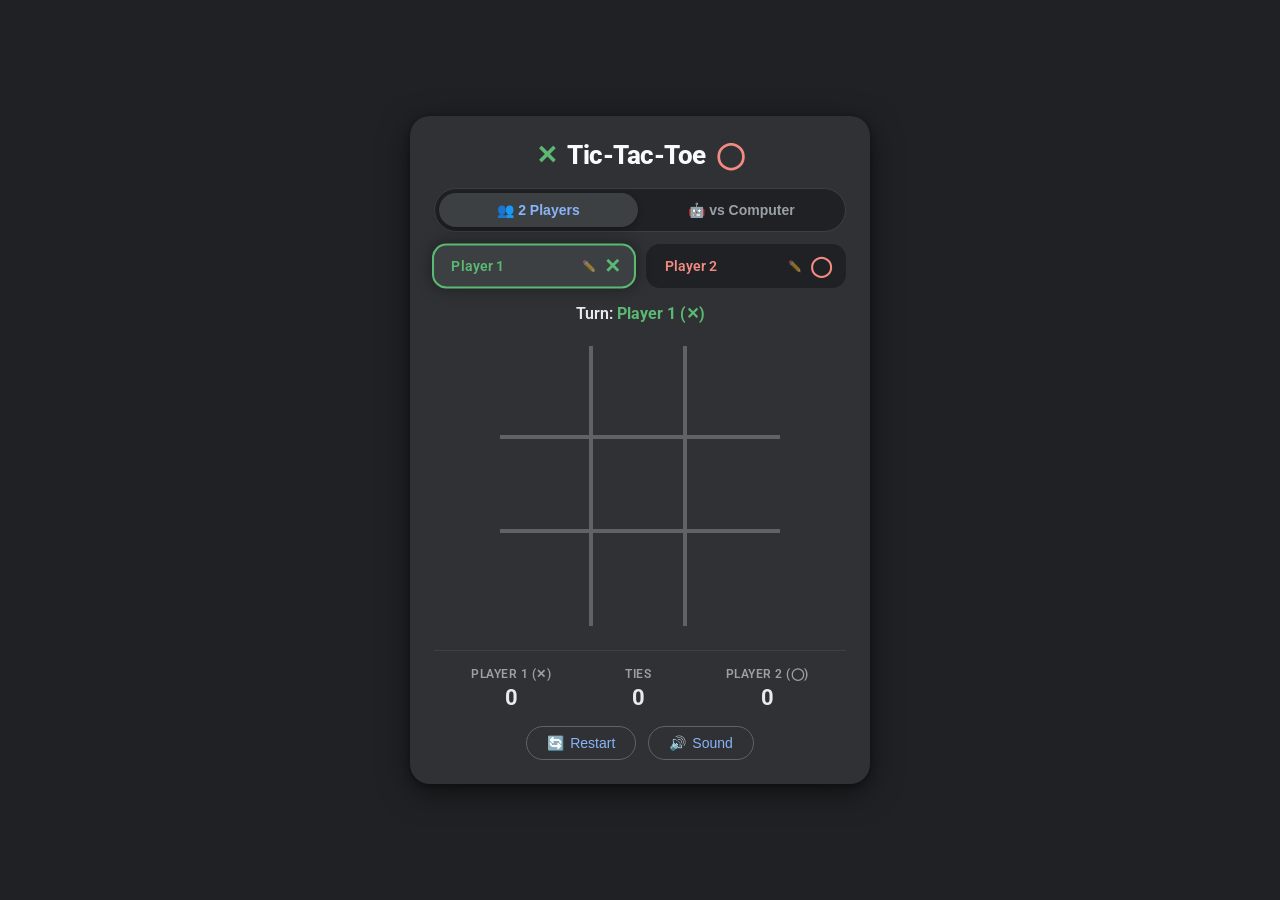
<file: index.html>
<!DOCTYPE html>
<html lang="en">
<head>
  <meta charset="UTF-8">
  <meta name="viewport" content="width=device-width, initial-scale=1.0">
  <meta name="google-site-verification" content="google89677dbb47731159" />
  <title>Tic-Tac-Toe</title>
  <link rel="preconnect" href="https://fonts.googleapis.com">
  <link rel="preconnect" href="https://fonts.gstatic.com" crossorigin>
  <link href="https://fonts.googleapis.com/css2?family=Google+Sans:wght@400;500;700;800&family=Roboto:wght@400;500;700&display=swap" rel="stylesheet">
  <style>
    * {
      box-sizing: border-box;
      margin: 0;
      padding: 0;
      user-select: none;
    }

    body {
      font-family: 'Google Sans', 'Roboto', -apple-system, BlinkMacSystemFont, sans-serif;
      background-color: #202124;
      color: #e8eaed;
      min-height: 100vh;
      display: flex;
      flex-direction: column;
      align-items: center;
      justify-content: center;
      padding: 16px;
    }

    /* Google Style Centered Game Card */
    .game-card {
      background: #303134;
      border-radius: 20px;
      padding: 24px;
      width: 100%;
      max-width: 460px;
      box-shadow: 0 8px 30px rgba(0, 0, 0, 0.5), 0 2px 6px rgba(0, 0, 0, 0.3);
      display: flex;
      flex-direction: column;
      align-items: center;
    }

    /* Game Title Header */
    .game-title {
      font-size: 26px;
      font-weight: 800;
      color: #f8fafc;
      letter-spacing: -0.5px;
      margin-bottom: 18px;
      display: flex;
      align-items: center;
      gap: 10px;
    }

    .title-x { color: #5bb974; }
    .title-o { color: #f28b82; }

    /* Main Mode Switcher: 2 Players vs vs Computer */
    .mode-bar {
      display: flex;
      background: #202124;
      border-radius: 24px;
      padding: 4px;
      margin-bottom: 12px;
      border: 1px solid #3c4043;
      width: 100%;
      gap: 4px;
    }

    .mode-btn {
      flex: 1;
      padding: 9px 12px;
      border-radius: 20px;
      border: none;
      background: transparent;
      color: #9aa0a6;
      font-size: 14px;
      font-weight: 600;
      cursor: pointer;
      transition: all 0.2s ease;
      display: flex;
      align-items: center;
      justify-content: center;
      gap: 6px;
    }

    .mode-btn.active {
      background: #3c4043;
      color: #8ab4f8;
      box-shadow: 0 2px 6px rgba(0, 0, 0, 0.3);
    }

    /* Difficulty Sub-bar for Computer Mode */
    .difficulty-bar {
      display: flex;
      background: rgba(32, 33, 36, 0.6);
      border-radius: 18px;
      padding: 3px;
      margin-bottom: 16px;
      border: 1px solid rgba(255, 255, 255, 0.06);
      width: 100%;
      gap: 4px;
      transition: all 0.2s ease;
    }

    .difficulty-bar.hidden {
      display: none;
    }

    .diff-btn {
      flex: 1;
      padding: 6px 8px;
      border-radius: 14px;
      border: none;
      background: transparent;
      color: #9aa0a6;
      font-size: 12px;
      font-weight: 600;
      cursor: pointer;
      transition: all 0.2s ease;
      display: flex;
      align-items: center;
      justify-content: center;
      text-align: center;
      white-space: nowrap;
    }

    .diff-btn:hover:not(.active) {
      color: #e8eaed;
      background: rgba(255, 255, 255, 0.04);
    }

    .diff-btn.active {
      background: #444746;
      color: #8ab4f8;
    }

    /* Active Player Indicator Cards with Editable Name Input */
    .players-bar {
      display: flex;
      justify-content: space-between;
      width: 100%;
      margin-bottom: 16px;
      gap: 12px;
    }

    .player-card {
      flex: 1;
      background: #202124;
      border: 2px solid transparent;
      border-radius: 14px;
      padding: 8px 12px;
      display: flex;
      align-items: center;
      justify-content: space-between;
      gap: 8px;
      transition: all 0.25s ease;
    }

    .player-card.x-card { color: #5bb974; }
    .player-card.o-card { color: #f28b82; }

    .player-card.active {
      background: #3c4043;
      border-color: currentColor;
      box-shadow: 0 0 16px rgba(0, 0, 0, 0.4);
      transform: scale(1.02);
    }

    .name-input-wrapper {
      display: flex;
      align-items: center;
      gap: 4px;
      flex: 1;
      min-width: 0;
    }

    .player-name-input {
      background: transparent;
      border: 1px solid transparent;
      border-radius: 6px;
      color: inherit;
      font-family: inherit;
      font-size: 14px;
      font-weight: 600;
      padding: 2px 4px;
      width: 100%;
      outline: none;
      transition: all 0.2s;
    }

    .player-name-input:hover {
      border-color: rgba(255, 255, 255, 0.15);
      background: rgba(255, 255, 255, 0.03);
    }

    .player-name-input:focus {
      border-color: currentColor;
      background: rgba(0, 0, 0, 0.25);
    }

    .player-name-input:disabled {
      cursor: default;
      border-color: transparent;
      background: transparent;
    }

    .edit-icon {
      font-size: 11px;
      opacity: 0.5;
      cursor: pointer;
    }

    .player-symbol {
      font-size: 20px;
      font-weight: 800;
      flex-shrink: 0;
    }

    /* Turn / Status Banner */
    .status-text {
      font-size: 16px;
      font-weight: 600;
      color: #e8eaed;
      margin-bottom: 18px;
      min-height: 24px;
      text-align: center;
    }

    .status-text .turn-highlight {
      font-weight: 700;
    }

    .status-text .x-text { color: #5bb974; }
    .status-text .o-text { color: #f28b82; }

    /* 3x3 Game Board */
    .board-container {
      position: relative;
      width: 280px;
      height: 280px;
      display: grid;
      grid-template-columns: repeat(3, 1fr);
      grid-template-rows: repeat(3, 1fr);
      margin-bottom: 24px;
    }

    .cell {
      background: transparent;
      border: none;
      position: relative;
      display: flex;
      align-items: center;
      justify-content: center;
      font-size: 58px;
      font-weight: 700;
      cursor: pointer;
      transition: background 0.15s ease;
    }

    /* Google style clean grid lines */
    .cell:nth-child(1), .cell:nth-child(2), .cell:nth-child(3),
    .cell:nth-child(4), .cell:nth-child(5), .cell:nth-child(6) {
      border-bottom: 4px solid #5f6368;
    }

    .cell:nth-child(1), .cell:nth-child(4), .cell:nth-child(7),
    .cell:nth-child(2), .cell:nth-child(5), .cell:nth-child(8) {
      border-right: 4px solid #5f6368;
    }

    .cell:hover:not(.filled) {
      background: rgba(255, 255, 255, 0.05);
    }

    .cell.x-mark { color: #5bb974; }
    .cell.o-mark { color: #f28b82; }

    .cell.winning {
      background: rgba(138, 180, 248, 0.15);
      animation: pulse-win 0.8s infinite alternate;
    }

    @keyframes pulse-win {
      from { transform: scale(1); }
      to { transform: scale(1.05); }
    }

    /* Scoreboard */
    .scoreboard {
      width: 100%;
      display: flex;
      justify-content: space-around;
      border-top: 1px solid #3c4043;
      padding-top: 16px;
    }

    .score-item {
      text-align: center;
    }

    .score-label {
      font-size: 12px;
      color: #9aa0a6;
      text-transform: uppercase;
      letter-spacing: 0.5px;
      font-weight: 600;
      margin-bottom: 4px;
      max-width: 120px;
      overflow: hidden;
      text-overflow: ellipsis;
      white-space: nowrap;
    }

    .score-val {
      font-size: 22px;
      font-weight: 700;
      color: #e8eaed;
    }

    /* Action Buttons Row */
    .actions-row {
      display: flex;
      gap: 12px;
      margin-top: 16px;
      width: 100%;
      justify-content: center;
    }

    .btn-action {
      background: transparent;
      border: 1px solid #5f6368;
      color: #8ab4f8;
      padding: 8px 20px;
      border-radius: 20px;
      font-size: 14px;
      font-weight: 500;
      cursor: pointer;
      display: flex;
      align-items: center;
      gap: 6px;
      transition: all 0.2s;
    }

    .btn-action:hover {
      background: #3c4043;
      border-color: #8ab4f8;
    }
  </style>
</head>
<body>

  <!-- Google Style Game Card -->
  <main class="game-card">
    
    <!-- Game Title at the Top -->
    <h1 class="game-title">
      <span class="title-x">✕</span>
      <span>Tic-Tac-Toe</span>
      <span class="title-o">◯</span>
    </h1>

    <!-- Top Mode Switcher: 2 Players vs vs Computer -->
    <div class="mode-bar">
      <button class="mode-btn active" id="btn-mode-2p">👥 2 Players</button>
      <button class="mode-btn" id="btn-mode-ai">🤖 vs Computer</button>
    </div>

    <!-- Sub Difficulty Bar for Computer (Easy, Normal, Hard) -->
    <div class="difficulty-bar hidden" id="difficulty-bar">
      <button class="diff-btn" data-diff="easy" id="btn-easy">🟢 Easy</button>
      <button class="diff-btn" data-diff="normal" id="btn-normal">🟡 Normal</button>
      <button class="diff-btn active" data-diff="hard" id="btn-hard">🔴 Hard (Minimax)</button>
    </div>

    <!-- Active Player Indicator Cards with Name Customization -->
    <div class="players-bar">
      <div class="player-card x-card active" id="card-p1" title="Click name to edit">
        <div class="name-input-wrapper">
          <input type="text" class="player-name-input" id="input-p1" value="Player 1" maxlength="15" placeholder="Player 1">
          <span class="edit-icon">✏️</span>
        </div>
        <div class="player-symbol">✕</div>
      </div>
      <div class="player-card o-card" id="card-p2" title="Click name to edit">
        <div class="name-input-wrapper">
          <input type="text" class="player-name-input" id="input-p2" value="Player 2" maxlength="15" placeholder="Player 2">
          <span class="edit-icon" id="edit-icon-p2">✏️</span>
        </div>
        <div class="player-symbol">◯</div>
      </div>
    </div>

    <!-- Turn Message -->
    <div class="status-text" id="game-status">
      Turn: <span class="turn-highlight x-text">Player 1 (✕)</span>
    </div>

    <!-- 3x3 Grid Board -->
    <div class="board-container" id="board">
      <button class="cell" data-index="0" aria-label="Cell 1"></button>
      <button class="cell" data-index="1" aria-label="Cell 2"></button>
      <button class="cell" data-index="2" aria-label="Cell 3"></button>
      <button class="cell" data-index="3" aria-label="Cell 4"></button>
      <button class="cell" data-index="4" aria-label="Cell 5"></button>
      <button class="cell" data-index="5" aria-label="Cell 6"></button>
      <button class="cell" data-index="6" aria-label="Cell 7"></button>
      <button class="cell" data-index="7" aria-label="Cell 8"></button>
      <button class="cell" data-index="8" aria-label="Cell 9"></button>
    </div>

    <!-- Scoreboard: Player 1 | Ties | Player 2 / Computer -->
    <div class="scoreboard">
      <div class="score-item">
        <div class="score-label" id="score-label-p1">PLAYER 1 (✕)</div>
        <div class="score-val" id="score-p1">0</div>
      </div>
      <div class="score-item">
        <div class="score-label">TIES</div>
        <div class="score-val" id="score-ties">0</div>
      </div>
      <div class="score-item">
        <div class="score-label" id="score-label-p2">PLAYER 2 (◯)</div>
        <div class="score-val" id="score-p2">0</div>
      </div>
    </div>

    <!-- Controls: Restart & Sound -->
    <div class="actions-row">
      <button class="btn-action" id="btn-restart">
        <span>🔄</span> Restart
      </button>
      <button class="btn-action" id="btn-sound">
        <span>🔊</span> Sound
      </button>
    </div>
  </main>

  <script>
    // --- Synthesized Sound FX ---
    class SoundEngine {
      constructor() {
        this.ctx = null;
        this.muted = false;
      }
      init() {
        if (!this.ctx) {
          const AudioContext = window.AudioContext || window.webkitAudioContext;
          if (AudioContext) this.ctx = new AudioContext();
        }
        if (this.ctx && this.ctx.state === 'suspended') this.ctx.resume();
      }
      play(freq, type = 'sine', duration = 0.12, gainVal = 0.2) {
        if (this.muted) return;
        this.init();
        if (!this.ctx) return;
        try {
          const osc = this.ctx.createOscillator();
          const gain = this.ctx.createGain();
          osc.type = type;
          osc.frequency.setValueAtTime(freq, this.ctx.currentTime);
          gain.gain.setValueAtTime(gainVal, this.ctx.currentTime);
          gain.gain.exponentialRampToValueAtTime(0.0001, this.ctx.currentTime + duration);
          osc.connect(gain);
          gain.connect(this.ctx.destination);
          osc.start();
          osc.stop(this.ctx.currentTime + duration);
        } catch(e){}
      }
      playX() { this.play(500, 'triangle', 0.1, 0.25); }
      playO() { this.play(350, 'sine', 0.12, 0.28); }
      playWin() {
        [523.25, 659.25, 783.99, 1046.50].forEach((f, i) => {
          setTimeout(() => this.play(f, 'sine', 0.22, 0.25), i * 90);
        });
      }
      playDraw() {
        [350, 310].forEach((f, i) => {
          setTimeout(() => this.play(f, 'sawtooth', 0.15, 0.15), i * 100);
        });
      }
    }

    const sound = new SoundEngine();

    // Winning combos
    const WINNING_COMBOS = [
      [0,1,2], [3,4,5], [6,7,8],
      [0,3,6], [1,4,7], [2,5,8],
      [0,4,8], [2,4,6]
    ];

    // Game state
    let is2PlayerMode = true;
    let aiDifficulty = 'hard'; // 'easy', 'normal', 'hard'
    let board = Array(9).fill(null);
    let currentTurn = 'X'; // 'X' or 'O'
    let isGameOver = false;
    let isAiThinking = false;

    let scores = { p1: 0, ties: 0, p2: 0 };

    // DOM Elements
    const cells = document.querySelectorAll('.cell');
    const statusText = document.getElementById('game-status');
    const cardP1 = document.getElementById('card-p1');
    const cardP2 = document.getElementById('card-p2');
    const inputP1 = document.getElementById('input-p1');
    const inputP2 = document.getElementById('input-p2');
    const editIconP2 = document.getElementById('edit-icon-p2');
    const labelP1 = document.getElementById('score-label-p1');
    const labelP2 = document.getElementById('score-label-p2');
    const scoreP1El = document.getElementById('score-p1');
    const scoreTiesEl = document.getElementById('score-ties');
    const scoreP2El = document.getElementById('score-p2');
    const btnMode2P = document.getElementById('btn-mode-2p');
    const btnModeAi = document.getElementById('btn-mode-ai');
    const difficultyBar = document.getElementById('difficulty-bar');
    const diffButtons = document.querySelectorAll('.diff-btn');
    const btnRestart = document.getElementById('btn-restart');
    const btnSound = document.getElementById('btn-sound');

    function getPlayer1Name() {
      return (inputP1.value.trim() || 'Player 1');
    }

    function getPlayer2Name() {
      if (!is2PlayerMode) {
        if (aiDifficulty === 'easy') return 'Computer: Easy';
        if (aiDifficulty === 'normal') return 'Computer: Normal';
        return 'Computer: Hard';
      }
      return (inputP2.value.trim() || 'Player 2');
    }

    function updateModeUI() {
      if (is2PlayerMode) {
        btnMode2P.classList.add('active');
        btnModeAi.classList.remove('active');
        difficultyBar.classList.add('hidden');
        inputP2.disabled = false;
        editIconP2.style.display = 'inline';
        if (inputP2.value.startsWith('Computer')) {
          inputP2.value = 'Player 2';
        }
      } else {
        btnModeAi.classList.add('active');
        btnMode2P.classList.remove('active');
        difficultyBar.classList.remove('hidden');
        inputP2.disabled = true;
        editIconP2.style.display = 'none';
        inputP2.value = getPlayer2Name();
      }

      labelP1.textContent = `${getPlayer1Name().toUpperCase()} (✕)`;
      labelP2.textContent = `${getPlayer2Name().toUpperCase()} (◯)`;

      diffButtons.forEach(b => {
        b.classList.toggle('active', b.getAttribute('data-diff') === aiDifficulty);
      });
    }

    function resetGame() {
      board = Array(9).fill(null);
      isGameOver = false;
      isAiThinking = false;
      currentTurn = 'X';

      cells.forEach(c => {
        c.textContent = '';
        c.className = 'cell';
      });

      updateStatus();
    }

    function updateStatus() {
      if (isGameOver) return;

      const p1 = getPlayer1Name();
      const p2 = getPlayer2Name();

      labelP1.textContent = `${p1.toUpperCase()} (✕)`;
      labelP2.textContent = `${p2.toUpperCase()} (◯)`;

      if (!is2PlayerMode && currentTurn === 'O' && isAiThinking) {
        statusText.innerHTML = `${p2} is thinking... 🤖`;
        cardP2.classList.add('active');
        cardP1.classList.remove('active');
        return;
      }

      if (currentTurn === 'X') {
        cardP1.classList.add('active');
        cardP2.classList.remove('active');
        statusText.innerHTML = `Turn: <span class="turn-highlight x-text">${p1} (✕)</span>`;
      } else {
        cardP2.classList.add('active');
        cardP1.classList.remove('active');
        statusText.innerHTML = `Turn: <span class="turn-highlight o-text">${p2} (◯)</span>`;
      }
    }

    function checkWinner(b) {
      for (let combo of WINNING_COMBOS) {
        const [a, b1, c] = combo;
        if (b[a] && b[a] === b[b1] && b[a] === b[c]) {
          return { winner: b[a], combo };
        }
      }
      if (b.every(cell => cell !== null)) {
        return { winner: 'tie' };
      }
      return null;
    }

    function handleCellClick(index) {
      if (isGameOver || board[index] !== null || isAiThinking) return;

      makeMove(index, currentTurn);

      // If playing vs Computer and it's Computer's turn
      if (!isGameOver && !is2PlayerMode && currentTurn === 'O') {
        triggerAiMove();
      }
    }

    function makeMove(index, player) {
      board[index] = player;
      const cell = cells[index];
      cell.textContent = player === 'X' ? '✕' : '◯';
      cell.classList.add('filled', player === 'X' ? 'x-mark' : 'o-mark');

      if (player === 'X') sound.playX();
      else sound.playO();

      const result = checkWinner(board);

      if (result) {
        isGameOver = true;
        if (result.winner === 'tie') {
          scores.ties++;
          scoreTiesEl.textContent = scores.ties;
          statusText.innerHTML = `Game ended in a <span class="turn-highlight">Draw!</span>`;
          sound.playDraw();
        } else {
          if (result.winner === 'X') {
            scores.p1++;
            scoreP1El.textContent = scores.p1;
          } else {
            scores.p2++;
            scoreP2El.textContent = scores.p2;
          }

          result.combo.forEach(i => cells[i].classList.add('winning'));

          let winnerName = result.winner === 'X' ? `${getPlayer1Name()} (✕)` : `${getPlayer2Name()} (◯)`;
          const markClass = result.winner === 'X' ? 'x-text' : 'o-text';
          statusText.innerHTML = `🎉 <span class="turn-highlight ${markClass}">${winnerName}</span> Wins!`;
          sound.playWin();
        }
        cardP1.classList.remove('active');
        cardP2.classList.remove('active');
      } else {
        currentTurn = currentTurn === 'X' ? 'O' : 'X';
        updateStatus();
      }
    }

    // --- Computer AI Engine ---
    function triggerAiMove() {
      isAiThinking = true;
      updateStatus();

      const thinkDelay = aiDifficulty === 'hard' ? 250 : 350;

      setTimeout(() => {
        if (isGameOver) return;
        const move = getAiMove();
        isAiThinking = false;
        if (move !== -1 && move !== undefined) {
          makeMove(move, 'O');
        }
      }, thinkDelay);
    }

    function getAiMove() {
      const avail = board.map((v, i) => (v === null ? i : null)).filter(v => v !== null);
      if (avail.length === 0) return -1;

      // 1. EASY MODE (75% Random)
      if (aiDifficulty === 'easy') {
        if (Math.random() < 0.75) {
          return avail[Math.floor(Math.random() * avail.length)];
        }
      }

      // 2. NORMAL MODE (35% Random + Smart Blocking/Winning)
      if (aiDifficulty === 'normal') {
        if (Math.random() < 0.35) {
          return avail[Math.floor(Math.random() * avail.length)];
        }

        // Can Computer win now?
        for (let i of avail) {
          board[i] = 'O';
          if (checkWinner(board)?.winner === 'O') {
            board[i] = null;
            return i;
          }
          board[i] = null;
        }

        // Block human win
        for (let i of avail) {
          board[i] = 'X';
          if (checkWinner(board)?.winner === 'X') {
            board[i] = null;
            return i;
          }
          board[i] = null;
        }

        // Center preference
        if (avail.includes(4)) return 4;

        return avail[Math.floor(Math.random() * avail.length)];
      }

      // 3. HARD MODE (Unbeatable Minimax AI)
      let bestScore = -Infinity;
      let bestMove = avail[0];

      for (let i of avail) {
        board[i] = 'O';
        let score = minimax(board, 0, false, -Infinity, Infinity);
        board[i] = null;
        if (score > bestScore) {
          bestScore = score;
          bestMove = i;
        }
      }
      return bestMove;
    }

    function minimax(currBoard, depth, isMaximizing, alpha, beta) {
      const res = checkWinner(currBoard);
      if (res) {
        if (res.winner === 'O') return 10 - depth;
        if (res.winner === 'X') return depth - 10;
        if (res.winner === 'tie') return 0;
      }

      const avail = currBoard.map((v, i) => (v === null ? i : null)).filter(v => v !== null);

      if (isMaximizing) {
        let maxEval = -Infinity;
        for (let idx of avail) {
          currBoard[idx] = 'O';
          let evalScore = minimax(currBoard, depth + 1, false, alpha, beta);
          currBoard[idx] = null;
          maxEval = Math.max(maxEval, evalScore);
          alpha = Math.max(alpha, evalScore);
          if (beta <= alpha) break;
        }
        return maxEval;
      } else {
        let minEval = Infinity;
        for (let idx of avail) {
          currBoard[idx] = 'X';
          let evalScore = minimax(currBoard, depth + 1, true, alpha, beta);
          currBoard[idx] = null;
          minEval = Math.min(minEval, evalScore);
          beta = Math.min(beta, evalScore);
          if (beta <= alpha) break;
        }
        return minEval;
      }
    }

    // Event Listeners
    cells.forEach(c => {
      c.addEventListener('click', () => {
        const idx = parseInt(c.getAttribute('data-index'));
        handleCellClick(idx);
      });
    });

    // Editable name inputs listeners
    inputP1.addEventListener('input', () => {
      updateStatus();
    });

    inputP2.addEventListener('input', () => {
      updateStatus();
    });

    btnMode2P.addEventListener('click', () => {
      if (is2PlayerMode) return;
      is2PlayerMode = true;
      updateModeUI();
      scores = { p1: 0, ties: 0, p2: 0 };
      scoreP1El.textContent = '0';
      scoreTiesEl.textContent = '0';
      scoreP2El.textContent = '0';
      resetGame();
    });

    btnModeAi.addEventListener('click', () => {
      if (!is2PlayerMode) return;
      is2PlayerMode = false;
      updateModeUI();
      scores = { p1: 0, ties: 0, p2: 0 };
      scoreP1El.textContent = '0';
      scoreTiesEl.textContent = '0';
      scoreP2El.textContent = '0';
      resetGame();
    });

    diffButtons.forEach(btn => {
      btn.addEventListener('click', () => {
        aiDifficulty = btn.getAttribute('data-diff');
        updateModeUI();
        scores = { p1: 0, ties: 0, p2: 0 };
        scoreP1El.textContent = '0';
        scoreTiesEl.textContent = '0';
        scoreP2El.textContent = '0';
        resetGame();
      });
    });

    btnRestart.addEventListener('click', () => {
      resetGame();
    });

    btnSound.addEventListener('click', () => {
      sound.muted = !sound.muted;
      btnSound.innerHTML = sound.muted ? '<span>🔇</span> Muted' : '<span>🔊</span> Sound';
    });

    // Initialize
    updateModeUI();
    resetGame();
  </script>
</body>
</html>
</file>
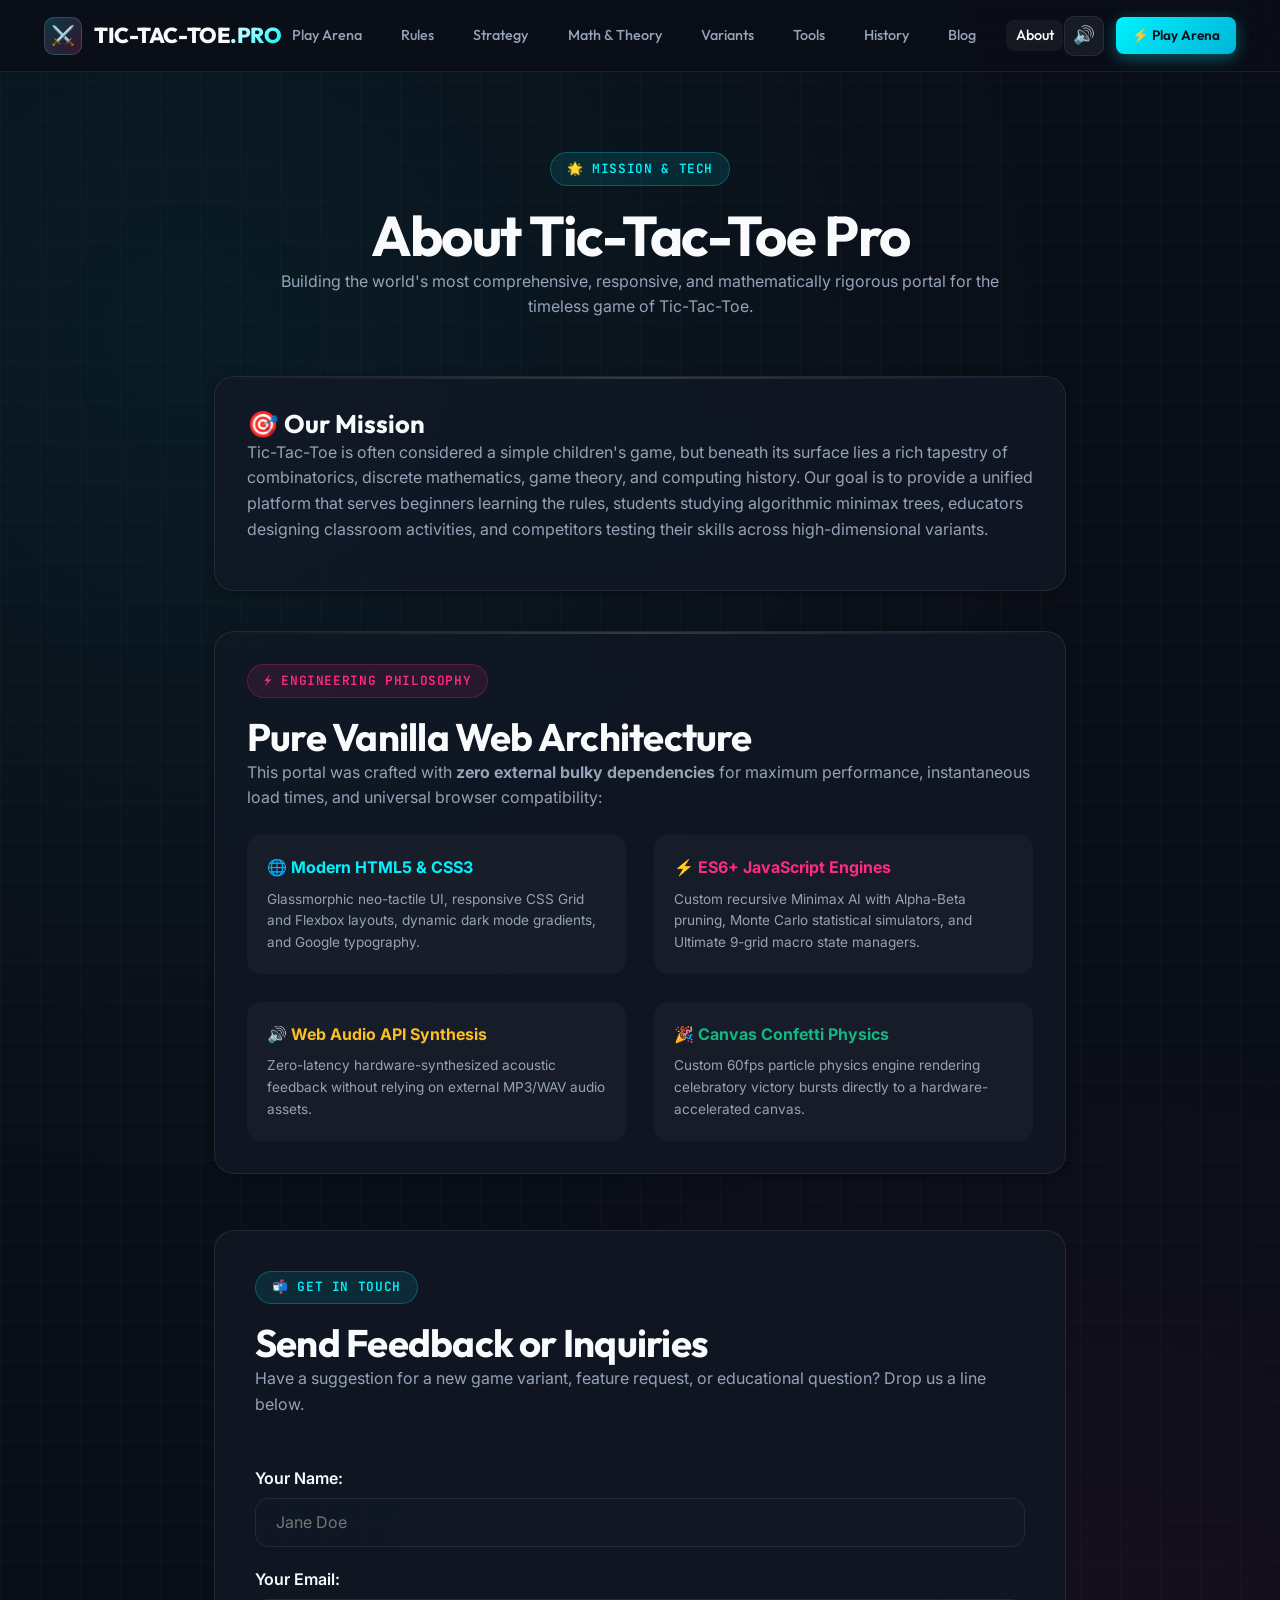
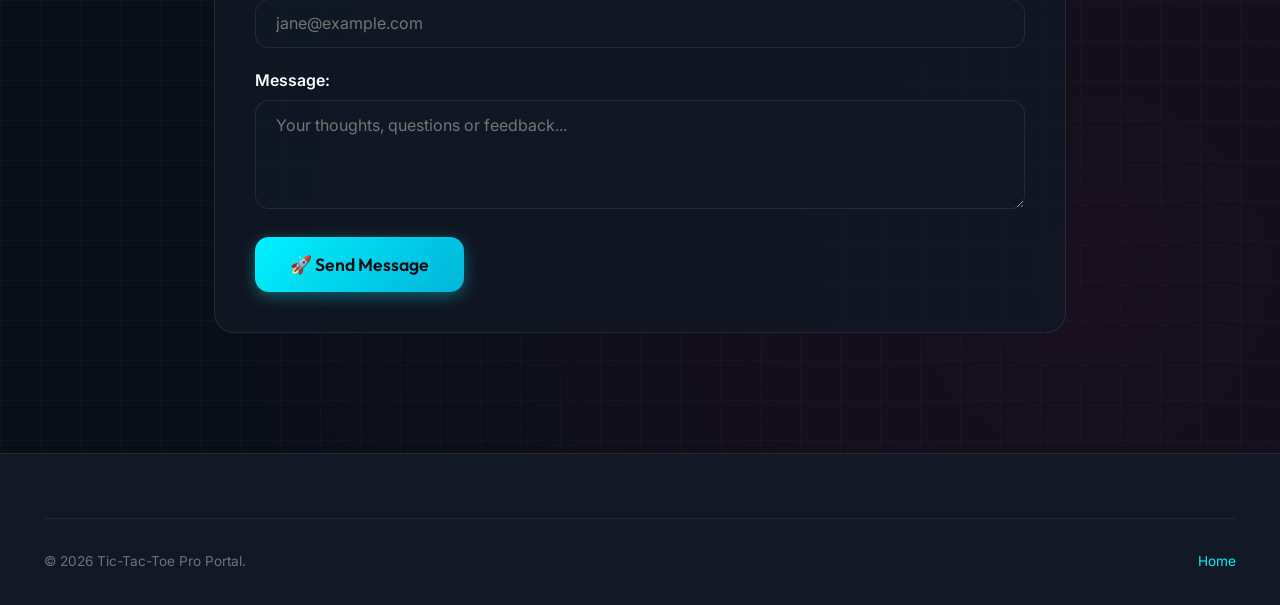
<file: pages/about.html>
<!DOCTYPE html>
<html lang="en">
<head>
  <meta charset="UTF-8">
  <meta name="viewport" content="width=device-width, initial-scale=1.0">
  <title>About & Contact — Tic-Tac-Toe Pro Portal</title>
  <meta name="description" content="Learn about the Tic-Tac-Toe Pro Portal, technology stack, mission, and get in touch with our team.">
  <link rel="preconnect" href="https://fonts.googleapis.com">
  <link rel="preconnect" href="https://fonts.gstatic.com" crossorigin>
  <link href="https://fonts.googleapis.com/css2?family=Inter:wght@400;500;600;700&family=JetBrains+Mono:wght@400;600;800&family=Outfit:wght@500;600;700;800;900&display=swap" rel="stylesheet">
  <link rel="stylesheet" href="../css/main.css">
  <link rel="stylesheet" href="../css/components.css">
</head>
<body>

  <header class="navbar">
    <div class="container">
      <a href="../index.html" class="nav-brand">
        <div class="brand-icon">⚔️</div>
        <span>TIC-TAC-TOE<span class="gradient-x">.PRO</span></span>
      </a>
      <nav>
        <ul class="nav-links">
          <li><a href="play.html" class="nav-link">Play Arena</a></li>
          <li><a href="rules.html" class="nav-link">Rules</a></li>
          <li><a href="strategy.html" class="nav-link">Strategy</a></li>
          <li><a href="math.html" class="nav-link">Math & Theory</a></li>
          <li><a href="variants.html" class="nav-link">Variants</a></li>
          <li><a href="tools.html" class="nav-link">Tools</a></li>
          <li><a href="history.html" class="nav-link">History</a></li>
          <li><a href="blog.html" class="nav-link">Blog</a></li>
          <li><a href="about.html" class="nav-link active">About</a></li>
        </ul>
      </nav>
      <div class="nav-actions">
        <button class="audio-toggle-btn" aria-label="Toggle Sound" title="Toggle Sound">🔊</button>
        <a href="play.html" class="btn btn-primary btn-sm">⚡ Play Arena</a>
      </div>
    </div>
  </header>

  <main class="section">
    <div class="container" style="max-width: 900px;">
      <div class="section-header">
        <div class="section-tag">🌟 Mission & Tech</div>
        <h1>About Tic-Tac-Toe Pro</h1>
        <p>Building the world's most comprehensive, responsive, and mathematically rigorous portal for the timeless game of Tic-Tac-Toe.</p>
      </div>

      <!-- About The Project Card -->
      <div class="glass-card" style="margin-bottom: 2.5rem;">
        <h3>🎯 Our Mission</h3>
        <p>Tic-Tac-Toe is often considered a simple children's game, but beneath its surface lies a rich tapestry of combinatorics, discrete mathematics, game theory, and computing history. Our goal is to provide a unified platform that serves beginners learning the rules, students studying algorithmic minimax trees, educators designing classroom activities, and competitors testing their skills across high-dimensional variants.</p>
      </div>

      <!-- Tech Stack Details -->
      <div class="glass-card" style="margin-bottom: 3.5rem;">
        <div class="section-tag pink">⚡ Engineering Philosophy</div>
        <h2>Pure Vanilla Web Architecture</h2>
        <p>This portal was crafted with <strong>zero external bulky dependencies</strong> for maximum performance, instantaneous load times, and universal browser compatibility:</p>

        <div class="grid-2" style="margin-top: 1.5rem;">
          <div style="background: rgba(255,255,255,0.03); padding: 1.25rem; border-radius: var(--radius-md);">
            <div style="font-weight: 700; color: var(--color-x); margin-bottom: 0.5rem;">🌐 Modern HTML5 & CSS3</div>
            <p style="font-size: 0.85rem; margin: 0;">Glassmorphic neo-tactile UI, responsive CSS Grid and Flexbox layouts, dynamic dark mode gradients, and Google typography.</p>
          </div>
          <div style="background: rgba(255,255,255,0.03); padding: 1.25rem; border-radius: var(--radius-md);">
            <div style="font-weight: 700; color: var(--color-o); margin-bottom: 0.5rem;">⚡ ES6+ JavaScript Engines</div>
            <p style="font-size: 0.85rem; margin: 0;">Custom recursive Minimax AI with Alpha-Beta pruning, Monte Carlo statistical simulators, and Ultimate 9-grid macro state managers.</p>
          </div>
          <div style="background: rgba(255,255,255,0.03); padding: 1.25rem; border-radius: var(--radius-md);">
            <div style="font-weight: 700; color: var(--color-gold); margin-bottom: 0.5rem;">🔊 Web Audio API Synthesis</div>
            <p style="font-size: 0.85rem; margin: 0;">Zero-latency hardware-synthesized acoustic feedback without relying on external MP3/WAV audio assets.</p>
          </div>
          <div style="background: rgba(255,255,255,0.03); padding: 1.25rem; border-radius: var(--radius-md);">
            <div style="font-weight: 700; color: #10b981; margin-bottom: 0.5rem;">🎉 Canvas Confetti Physics</div>
            <p style="font-size: 0.85rem; margin: 0;">Custom 60fps particle physics engine rendering celebratory victory bursts directly to a hardware-accelerated canvas.</p>
          </div>
        </div>
      </div>

      <!-- Contact Form -->
      <div class="tool-box" id="contact">
        <div class="tool-header">
          <div>
            <div class="section-tag">📬 Get In Touch</div>
            <h2>Send Feedback or Inquiries</h2>
            <p>Have a suggestion for a new game variant, feature request, or educational question? Drop us a line below.</p>
          </div>
        </div>

        <form id="contact-form" style="display: flex; flex-direction: column; gap: 1.25rem;">
          <div>
            <label style="display: block; font-weight: 600; margin-bottom: 0.4rem;">Your Name:</label>
            <input type="text" id="contact-name" class="search-input" required placeholder="Jane Doe" style="margin-bottom: 0;">
          </div>
          <div>
            <label style="display: block; font-weight: 600; margin-bottom: 0.4rem;">Your Email:</label>
            <input type="email" id="contact-email" class="search-input" required placeholder="jane@example.com" style="margin-bottom: 0;">
          </div>
          <div>
            <label style="display: block; font-weight: 600; margin-bottom: 0.4rem;">Message:</label>
            <textarea id="contact-message" class="search-input" rows="4" required placeholder="Your thoughts, questions or feedback..." style="margin-bottom: 0; resize: vertical;"></textarea>
          </div>
          <button type="submit" class="btn btn-primary btn-lg" style="align-self: flex-start;">🚀 Send Message</button>
        </form>

        <div id="contact-feedback" style="display: none; margin-top: 1.5rem; padding: 1rem 1.5rem; border-radius: var(--radius-md); background: rgba(16, 185, 129, 0.15); border: 1px solid var(--color-success); color: #fff;">
          ✅ Thank you for your message! Our team has received your submission.
        </div>
      </div>

    </div>
  </main>

  <footer class="footer">
    <div class="container">
      <div class="footer-bottom">
        <div>&copy; 2026 Tic-Tac-Toe Pro Portal.</div>
        <a href="../index.html">Home</a>
      </div>
    </div>
  </footer>

  <script src="../js/audio.js"></script>
  <script src="../js/app.js"></script>
  <script>
    document.addEventListener('DOMContentLoaded', () => {
      const form = document.getElementById('contact-form');
      const feedback = document.getElementById('contact-feedback');

      form.addEventListener('submit', (e) => {
        e.preventDefault();
        feedback.style.display = 'block';
        form.reset();
        if (window.soundManager) window.soundManager.playWin();
        if (window.confetti) window.confetti.burst();
      });
    });
  </script>
</body>
</html>
</file>
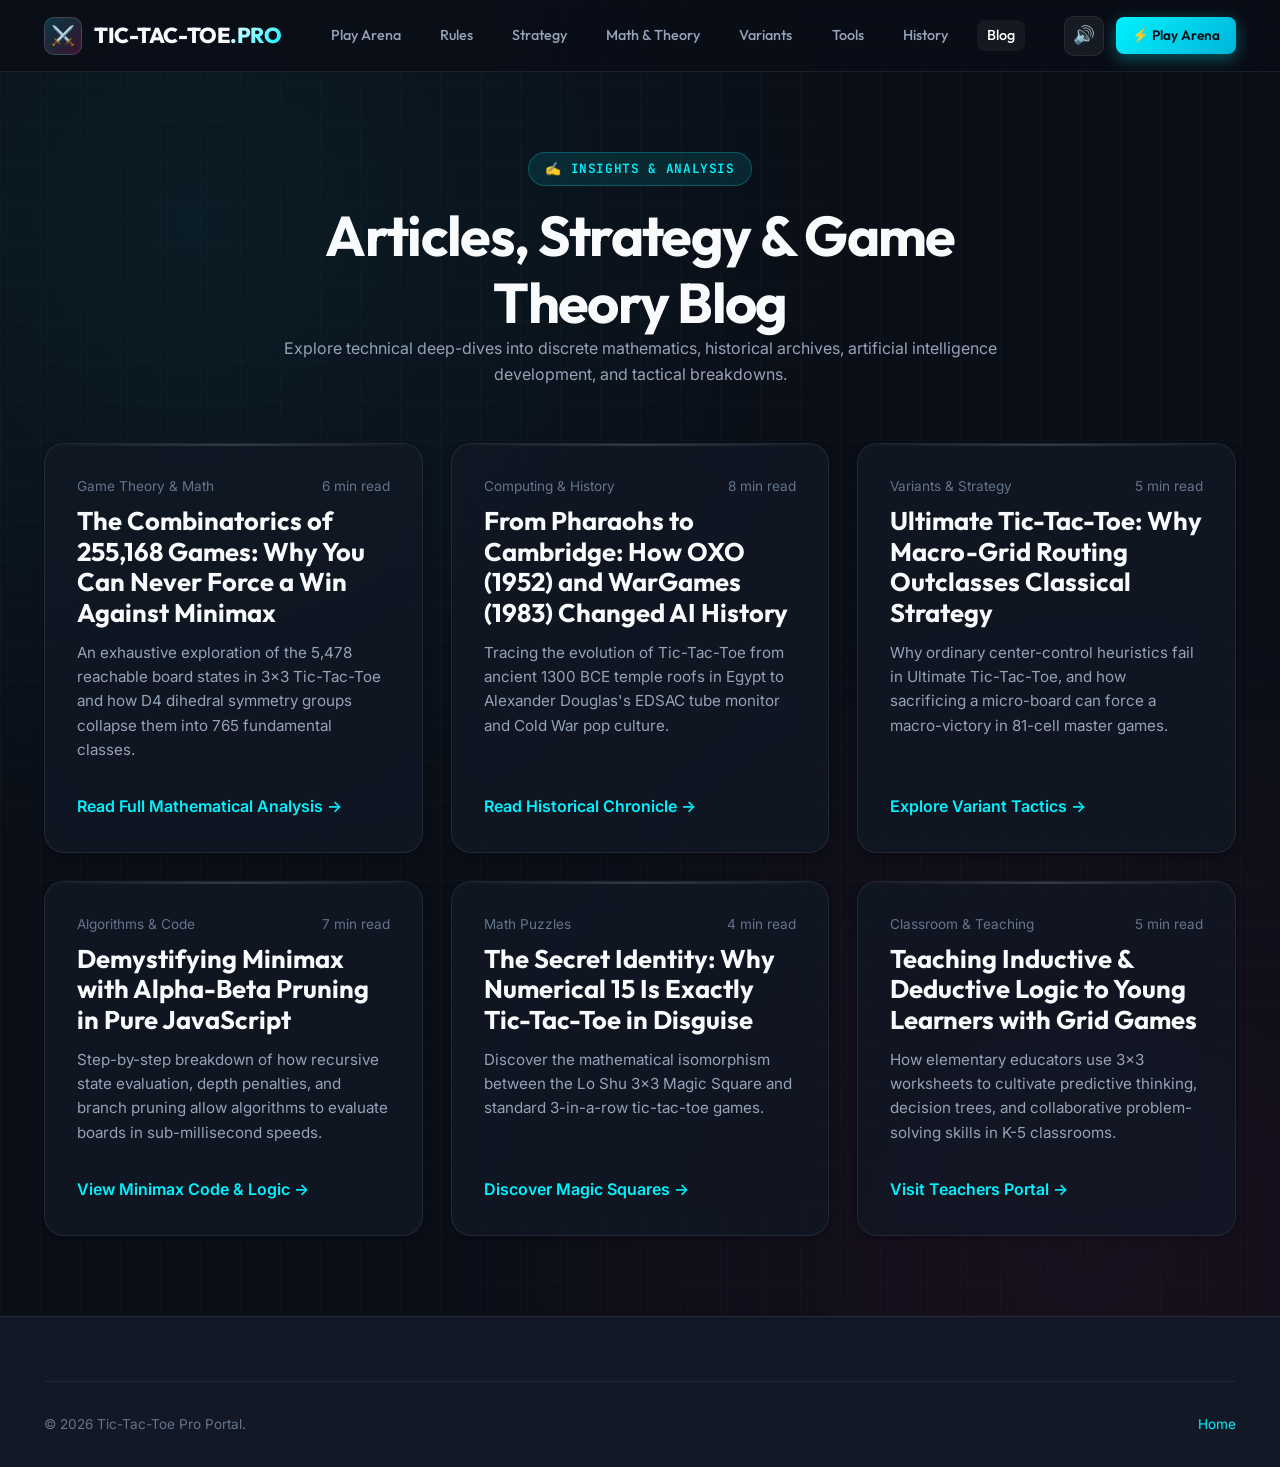
<file: pages/blog.html>
<!DOCTYPE html>
<html lang="en">
<head>
  <meta charset="UTF-8">
  <meta name="viewport" content="width=device-width, initial-scale=1.0">
  <title>Blog & Strategy Articles — Tic-Tac-Toe Pro</title>
  <meta name="description" content="Deep dives into Tic-Tac-Toe game theory, AI programming, mathematical proofs, historical trivia, and tournament guides.">
  <link rel="preconnect" href="https://fonts.googleapis.com">
  <link rel="preconnect" href="https://fonts.gstatic.com" crossorigin>
  <link href="https://fonts.googleapis.com/css2?family=Inter:wght@400;500;600;700&family=JetBrains+Mono:wght@400;600;800&family=Outfit:wght@500;600;700;800;900&display=swap" rel="stylesheet">
  <link rel="stylesheet" href="../css/main.css">
  <link rel="stylesheet" href="../css/components.css">
</head>
<body>

  <header class="navbar">
    <div class="container">
      <a href="../index.html" class="nav-brand">
        <div class="brand-icon">⚔️</div>
        <span>TIC-TAC-TOE<span class="gradient-x">.PRO</span></span>
      </a>
      <nav>
        <ul class="nav-links">
          <li><a href="play.html" class="nav-link">Play Arena</a></li>
          <li><a href="rules.html" class="nav-link">Rules</a></li>
          <li><a href="strategy.html" class="nav-link">Strategy</a></li>
          <li><a href="math.html" class="nav-link">Math & Theory</a></li>
          <li><a href="variants.html" class="nav-link">Variants</a></li>
          <li><a href="tools.html" class="nav-link">Tools</a></li>
          <li><a href="history.html" class="nav-link">History</a></li>
          <li><a href="blog.html" class="nav-link active">Blog</a></li>
        </ul>
      </nav>
      <div class="nav-actions">
        <button class="audio-toggle-btn" aria-label="Toggle Sound" title="Toggle Sound">🔊</button>
        <a href="play.html" class="btn btn-primary btn-sm">⚡ Play Arena</a>
      </div>
    </div>
  </header>

  <main class="section">
    <div class="container">
      <div class="section-header">
        <div class="section-tag">✍️ Insights & Analysis</div>
        <h1>Articles, Strategy & Game Theory Blog</h1>
        <p>Explore technical deep-dives into discrete mathematics, historical archives, artificial intelligence development, and tactical breakdowns.</p>
      </div>

      <!-- Blog Grid -->
      <div class="grid-2">

        <!-- Article 1 -->
        <article class="glass-card hub-card">
          <div style="display: flex; justify-content: space-between; margin-bottom: 0.5rem; font-size: 0.85rem; color: var(--text-muted);">
            <span>Game Theory & Math</span>
            <span>6 min read</span>
          </div>
          <h3>The Combinatorics of 255,168 Games: Why You Can Never Force a Win Against Minimax</h3>
          <p>An exhaustive exploration of the 5,478 reachable board states in 3x3 Tic-Tac-Toe and how D4 dihedral symmetry groups collapse them into 765 fundamental classes.</p>
          <a href="math.html" class="card-link">Read Full Mathematical Analysis &rarr;</a>
        </article>

        <!-- Article 2 -->
        <article class="glass-card hub-card">
          <div style="display: flex; justify-content: space-between; margin-bottom: 0.5rem; font-size: 0.85rem; color: var(--text-muted);">
            <span>Computing & History</span>
            <span>8 min read</span>
          </div>
          <h3>From Pharaohs to Cambridge: How OXO (1952) and WarGames (1983) Changed AI History</h3>
          <p>Tracing the evolution of Tic-Tac-Toe from ancient 1300 BCE temple roofs in Egypt to Alexander Douglas's EDSAC tube monitor and Cold War pop culture.</p>
          <a href="history.html" class="card-link">Read Historical Chronicle &rarr;</a>
        </article>

        <!-- Article 3 -->
        <article class="glass-card hub-card">
          <div style="display: flex; justify-content: space-between; margin-bottom: 0.5rem; font-size: 0.85rem; color: var(--text-muted);">
            <span>Variants & Strategy</span>
            <span>5 min read</span>
          </div>
          <h3>Ultimate Tic-Tac-Toe: Why Macro-Grid Routing Outclasses Classical Strategy</h3>
          <p>Why ordinary center-control heuristics fail in Ultimate Tic-Tac-Toe, and how sacrificing a micro-board can force a macro-victory in 81-cell master games.</p>
          <a href="variants.html" class="card-link">Explore Variant Tactics &rarr;</a>
        </article>

        <!-- Article 4 -->
        <article class="glass-card hub-card">
          <div style="display: flex; justify-content: space-between; margin-bottom: 0.5rem; font-size: 0.85rem; color: var(--text-muted);">
            <span>Algorithms & Code</span>
            <span>7 min read</span>
          </div>
          <h3>Demystifying Minimax with Alpha-Beta Pruning in Pure JavaScript</h3>
          <p>Step-by-step breakdown of how recursive state evaluation, depth penalties, and branch pruning allow algorithms to evaluate boards in sub-millisecond speeds.</p>
          <a href="strategy.html" class="card-link">View Minimax Code & Logic &rarr;</a>
        </article>

        <!-- Article 5 -->
        <article class="glass-card hub-card">
          <div style="display: flex; justify-content: space-between; margin-bottom: 0.5rem; font-size: 0.85rem; color: var(--text-muted);">
            <span>Math Puzzles</span>
            <span>4 min read</span>
          </div>
          <h3>The Secret Identity: Why Numerical 15 Is Exactly Tic-Tac-Toe in Disguise</h3>
          <p>Discover the mathematical isomorphism between the Lo Shu 3x3 Magic Square and standard 3-in-a-row tic-tac-toe games.</p>
          <a href="variants.html" class="card-link">Discover Magic Squares &rarr;</a>
        </article>

        <!-- Article 6 -->
        <article class="glass-card hub-card">
          <div style="display: flex; justify-content: space-between; margin-bottom: 0.5rem; font-size: 0.85rem; color: var(--text-muted);">
            <span>Classroom & Teaching</span>
            <span>5 min read</span>
          </div>
          <h3>Teaching Inductive & Deductive Logic to Young Learners with Grid Games</h3>
          <p>How elementary educators use 3x3 worksheets to cultivate predictive thinking, decision trees, and collaborative problem-solving skills in K-5 classrooms.</p>
          <a href="teachers.html" class="card-link">Visit Teachers Portal &rarr;</a>
        </article>

      </div>
    </div>
  </main>

  <footer class="footer">
    <div class="container">
      <div class="footer-bottom">
        <div>&copy; 2026 Tic-Tac-Toe Pro Portal.</div>
        <a href="../index.html">Home</a>
      </div>
    </div>
  </footer>

  <script src="../js/audio.js"></script>
  <script src="../js/app.js"></script>
</body>
</html>
</file>
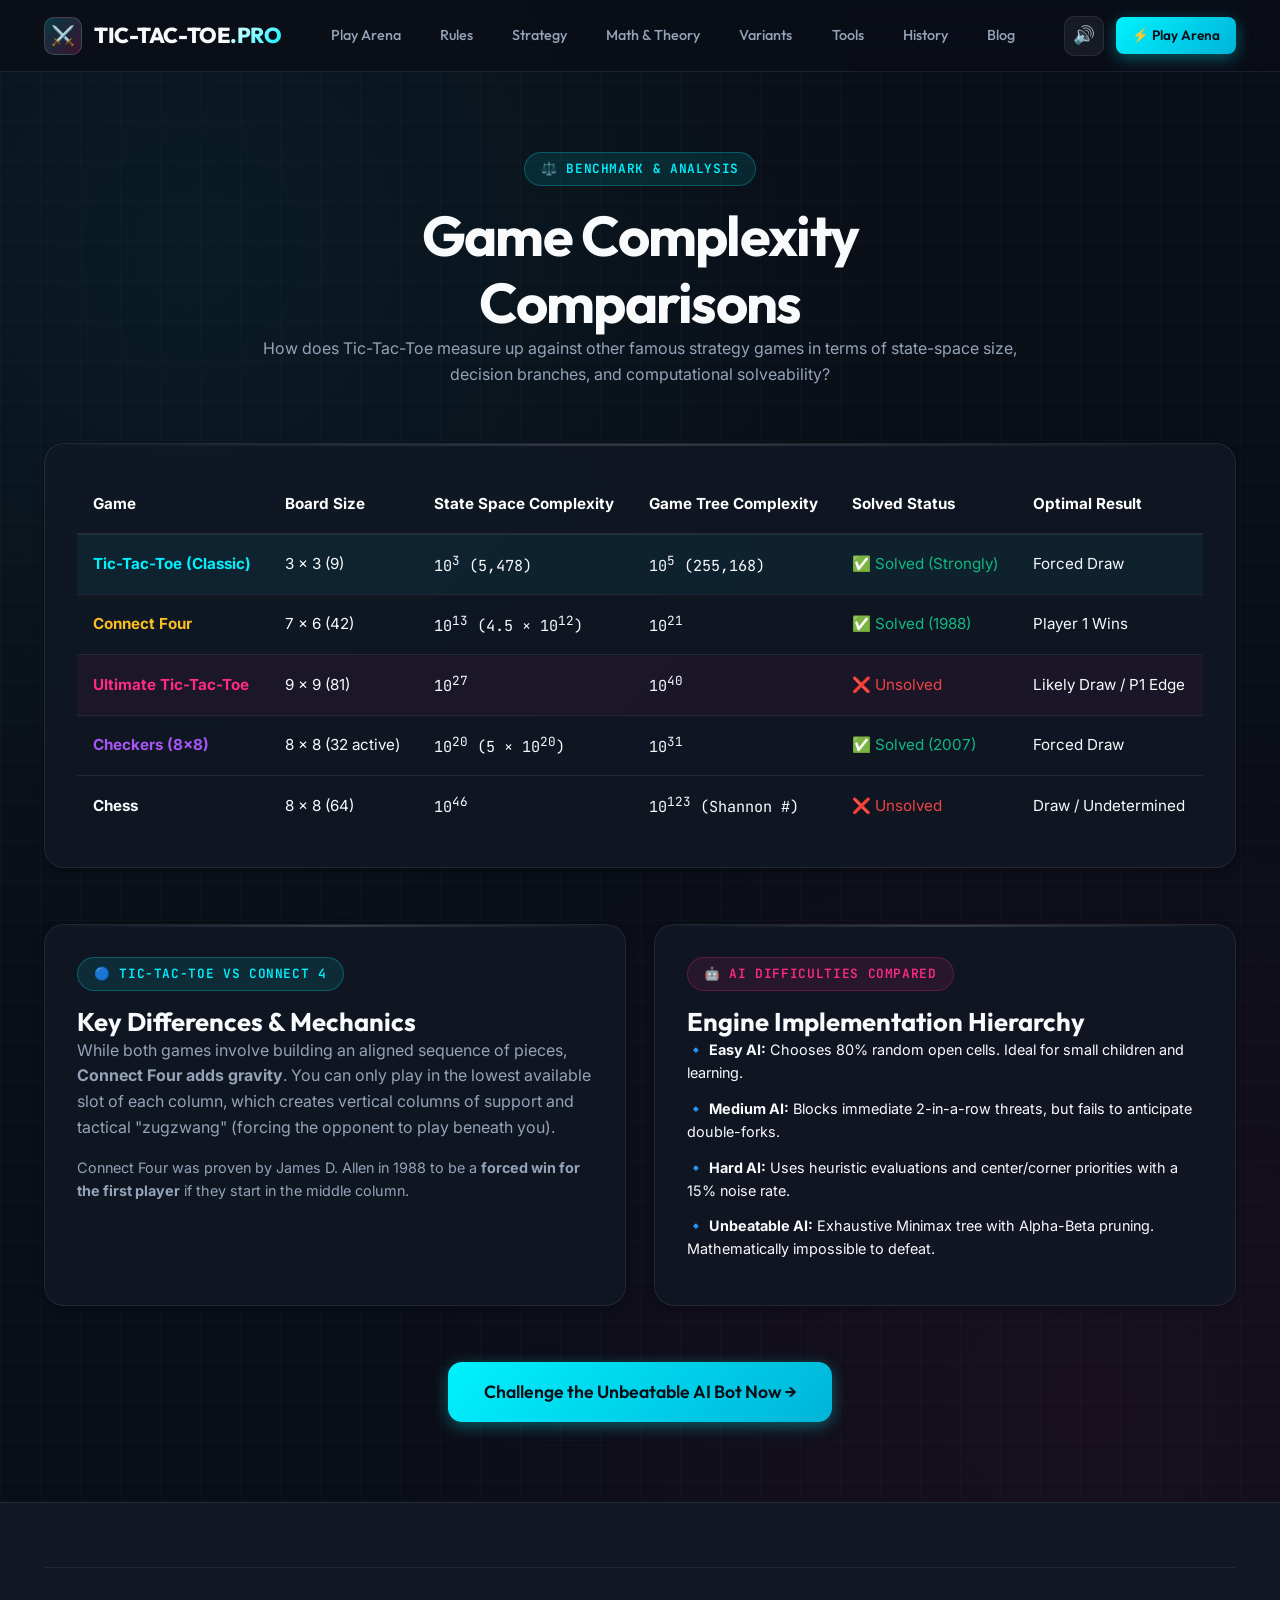
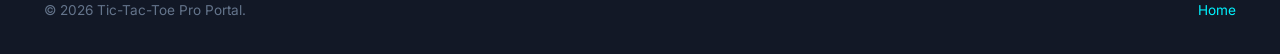
<file: pages/comparisons.html>
<!DOCTYPE html>
<html lang="en">
<head>
  <meta charset="UTF-8">
  <meta name="viewport" content="width=device-width, initial-scale=1.0">
  <title>Game Comparisons — Tic-Tac-Toe vs Connect 4, Chess & AI Benchmarks</title>
  <meta name="description" content="Compare Tic-Tac-Toe complexity against Connect Four and Chess. Detailed breakdown of state-space, game tree complexity, and AI difficulty levels.">
  <link rel="preconnect" href="https://fonts.googleapis.com">
  <link rel="preconnect" href="https://fonts.gstatic.com" crossorigin>
  <link href="https://fonts.googleapis.com/css2?family=Inter:wght@400;500;600;700&family=JetBrains+Mono:wght@400;600;800&family=Outfit:wght@500;600;700;800;900&display=swap" rel="stylesheet">
  <link rel="stylesheet" href="../css/main.css">
  <link rel="stylesheet" href="../css/components.css">
</head>
<body>

  <header class="navbar">
    <div class="container">
      <a href="../index.html" class="nav-brand">
        <div class="brand-icon">⚔️</div>
        <span>TIC-TAC-TOE<span class="gradient-x">.PRO</span></span>
      </a>
      <nav>
        <ul class="nav-links">
          <li><a href="play.html" class="nav-link">Play Arena</a></li>
          <li><a href="rules.html" class="nav-link">Rules</a></li>
          <li><a href="strategy.html" class="nav-link">Strategy</a></li>
          <li><a href="math.html" class="nav-link">Math & Theory</a></li>
          <li><a href="variants.html" class="nav-link">Variants</a></li>
          <li><a href="tools.html" class="nav-link">Tools</a></li>
          <li><a href="history.html" class="nav-link">History</a></li>
          <li><a href="blog.html" class="nav-link">Blog</a></li>
        </ul>
      </nav>
      <div class="nav-actions">
        <button class="audio-toggle-btn" aria-label="Toggle Sound" title="Toggle Sound">🔊</button>
        <a href="play.html" class="btn btn-primary btn-sm">⚡ Play Arena</a>
      </div>
    </div>
  </header>

  <main class="section">
    <div class="container">
      <div class="section-header">
        <div class="section-tag">⚖️ Benchmark & Analysis</div>
        <h1>Game Complexity Comparisons</h1>
        <p>How does Tic-Tac-Toe measure up against other famous strategy games in terms of state-space size, decision branches, and computational solveability?</p>
      </div>

      <!-- Comparative Table Matrix -->
      <div class="glass-card" style="overflow-x: auto; margin-bottom: 3.5rem;">
        <table style="width: 100%; border-collapse: collapse; text-align: left; font-size: 0.95rem;">
          <thead>
            <tr style="border-bottom: 2px solid var(--border-subtle); color: #fff;">
              <th style="padding: 1rem;">Game</th>
              <th style="padding: 1rem;">Board Size</th>
              <th style="padding: 1rem;">State Space Complexity</th>
              <th style="padding: 1rem;">Game Tree Complexity</th>
              <th style="padding: 1rem;">Solved Status</th>
              <th style="padding: 1rem;">Optimal Result</th>
            </tr>
          </thead>
          <tbody>
            <tr style="border-bottom: 1px solid var(--border-subtle); background: rgba(0, 242, 254, 0.05);">
              <td style="padding: 1rem; font-weight: 700; color: var(--color-x);">Tic-Tac-Toe (Classic)</td>
              <td style="padding: 1rem;">3 × 3 (9)</td>
              <td style="padding: 1rem; font-family: var(--font-mono);">10<sup>3</sup> (5,478)</td>
              <td style="padding: 1rem; font-family: var(--font-mono);">10<sup>5</sup> (255,168)</td>
              <td style="padding: 1rem; color: var(--color-success);">✅ Solved (Strongly)</td>
              <td style="padding: 1rem;">Forced Draw</td>
            </tr>
            <tr style="border-bottom: 1px solid var(--border-subtle);">
              <td style="padding: 1rem; font-weight: 700; color: var(--color-gold);">Connect Four</td>
              <td style="padding: 1rem;">7 × 6 (42)</td>
              <td style="padding: 1rem; font-family: var(--font-mono);">10<sup>13</sup> (4.5 × 10<sup>12</sup>)</td>
              <td style="padding: 1rem; font-family: var(--font-mono);">10<sup>21</sup></td>
              <td style="padding: 1rem; color: var(--color-success);">✅ Solved (1988)</td>
              <td style="padding: 1rem;">Player 1 Wins</td>
            </tr>
            <tr style="border-bottom: 1px solid var(--border-subtle); background: rgba(255, 42, 133, 0.05);">
              <td style="padding: 1rem; font-weight: 700; color: var(--color-o);">Ultimate Tic-Tac-Toe</td>
              <td style="padding: 1rem;">9 × 9 (81)</td>
              <td style="padding: 1rem; font-family: var(--font-mono);">10<sup>27</sup></td>
              <td style="padding: 1rem; font-family: var(--font-mono);">10<sup>40</sup></td>
              <td style="padding: 1rem; color: var(--color-danger);">❌ Unsolved</td>
              <td style="padding: 1rem;">Likely Draw / P1 Edge</td>
            </tr>
            <tr style="border-bottom: 1px solid var(--border-subtle);">
              <td style="padding: 1rem; font-weight: 700; color: #a855f7;">Checkers (8x8)</td>
              <td style="padding: 1rem;">8 × 8 (32 active)</td>
              <td style="padding: 1rem; font-family: var(--font-mono);">10<sup>20</sup> (5 × 10<sup>20</sup>)</td>
              <td style="padding: 1rem; font-family: var(--font-mono);">10<sup>31</sup></td>
              <td style="padding: 1rem; color: var(--color-success);">✅ Solved (2007)</td>
              <td style="padding: 1rem;">Forced Draw</td>
            </tr>
            <tr>
              <td style="padding: 1rem; font-weight: 700; color: #f8fafc;">Chess</td>
              <td style="padding: 1rem;">8 × 8 (64)</td>
              <td style="padding: 1rem; font-family: var(--font-mono);">10<sup>46</sup></td>
              <td style="padding: 1rem; font-family: var(--font-mono);">10<sup>123</sup> (Shannon #)</td>
              <td style="padding: 1rem; color: var(--color-danger);">❌ Unsolved</td>
              <td style="padding: 1rem;">Draw / Undetermined</td>
            </tr>
          </tbody>
        </table>
      </div>

      <!-- Feature Comparison Cards -->
      <div class="grid-2">
        <div class="glass-card">
          <div class="section-tag">🔵 Tic-Tac-Toe vs Connect 4</div>
          <h3>Key Differences & Mechanics</h3>
          <p>While both games involve building an aligned sequence of pieces, <strong>Connect Four adds gravity</strong>. You can only play in the lowest available slot of each column, which creates vertical columns of support and tactical "zugzwang" (forcing the opponent to play beneath you).</p>
          <p style="font-size: 0.9rem;">Connect Four was proven by James D. Allen in 1988 to be a <strong>forced win for the first player</strong> if they start in the middle column.</p>
        </div>

        <div class="glass-card">
          <div class="section-tag pink">🤖 AI Difficulties Compared</div>
          <h3>Engine Implementation Hierarchy</h3>
          <ul style="list-style: none; padding-left: 0; font-size: 0.9rem;">
            <li style="margin-bottom: 0.8rem;">🔹 <strong>Easy AI:</strong> Chooses 80% random open cells. Ideal for small children and learning.</li>
            <li style="margin-bottom: 0.8rem;">🔹 <strong>Medium AI:</strong> Blocks immediate 2-in-a-row threats, but fails to anticipate double-forks.</li>
            <li style="margin-bottom: 0.8rem;">🔹 <strong>Hard AI:</strong> Uses heuristic evaluations and center/corner priorities with a 15% noise rate.</li>
            <li style="margin-bottom: 0.8rem;">🔹 <strong>Unbeatable AI:</strong> Exhaustive Minimax tree with Alpha-Beta pruning. Mathematically impossible to defeat.</li>
          </ul>
        </div>
      </div>

      <div style="text-align: center; margin-top: 3.5rem;">
        <a href="play.html#ai" class="btn btn-primary btn-lg">Challenge the Unbeatable AI Bot Now &rarr;</a>
      </div>
    </div>
  </main>

  <footer class="footer">
    <div class="container">
      <div class="footer-bottom">
        <div>&copy; 2026 Tic-Tac-Toe Pro Portal.</div>
        <a href="../index.html">Home</a>
      </div>
    </div>
  </footer>

  <script src="../js/audio.js"></script>
  <script src="../js/app.js"></script>
</body>
</html>
</file>
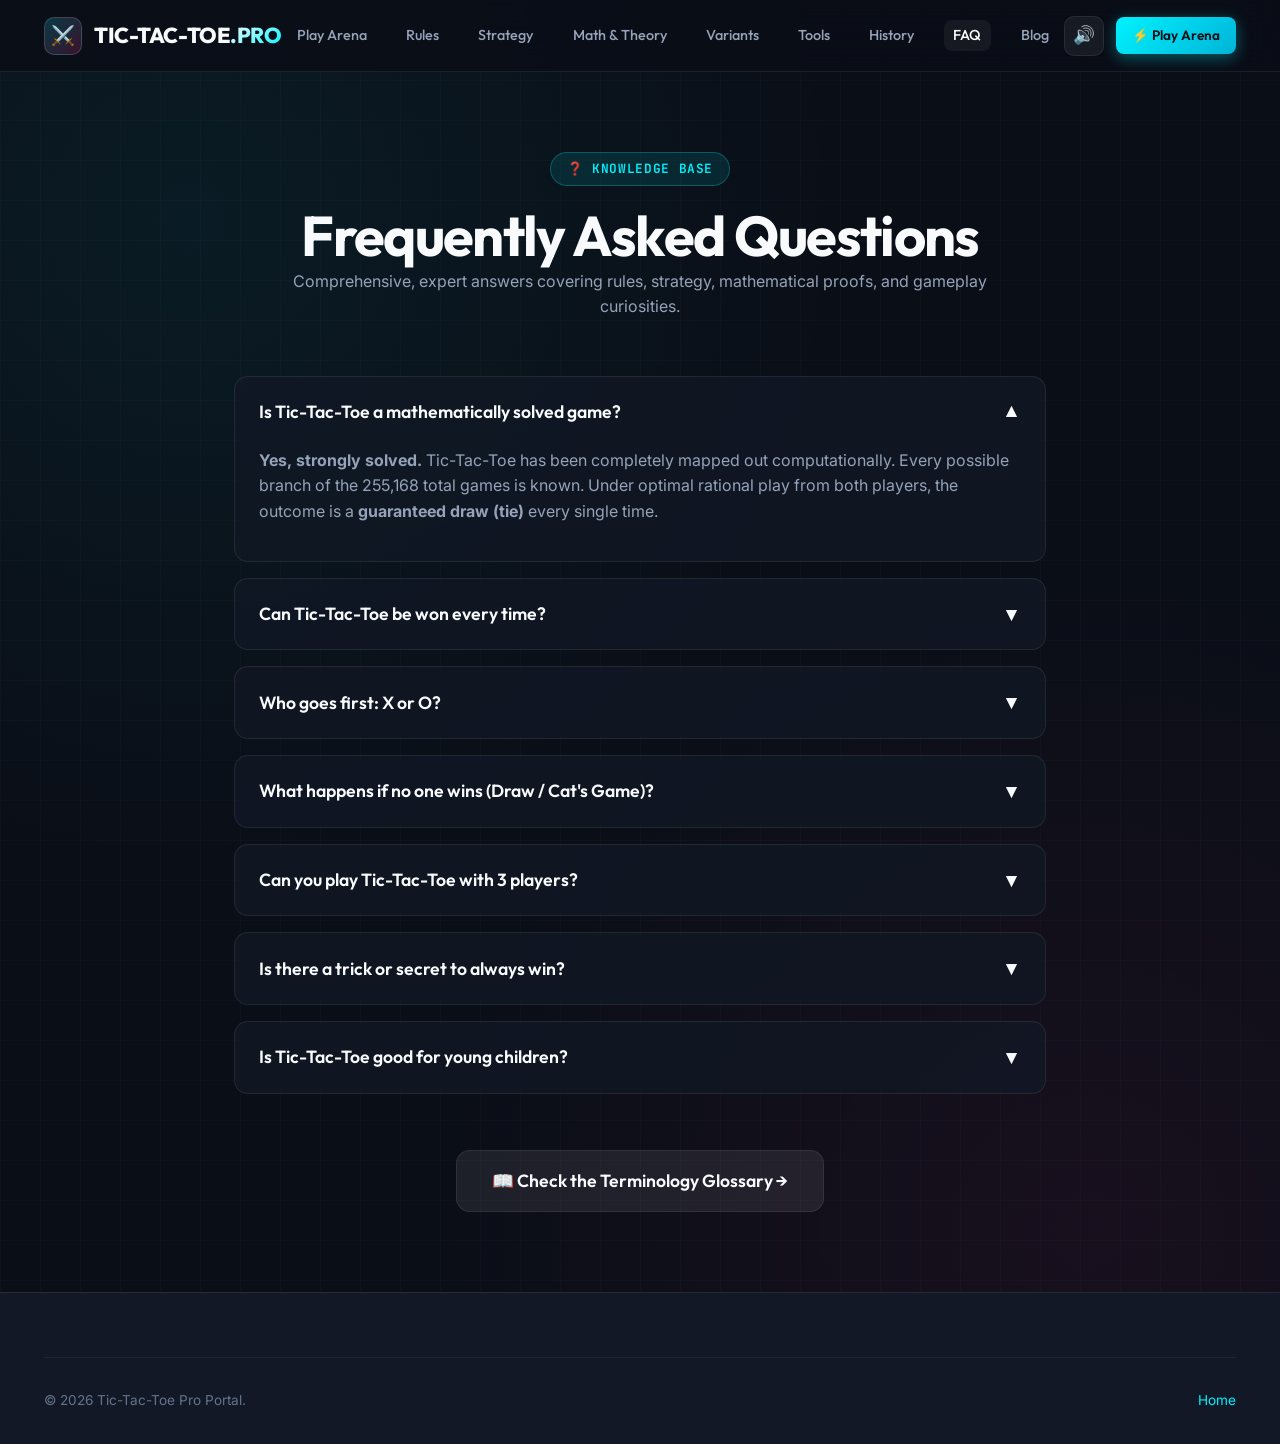
<file: pages/faq.html>
<!DOCTYPE html>
<html lang="en">
<head>
  <meta charset="UTF-8">
  <meta name="viewport" content="width=device-width, initial-scale=1.0">
  <title>Frequently Asked Questions (FAQ) — Tic-Tac-Toe Pro</title>
  <meta name="description" content="Answers to every Tic-Tac-Toe question: Is it solved? Can you always win? Who goes first? 3-player rules, and age benefits.">
  <link rel="preconnect" href="https://fonts.googleapis.com">
  <link rel="preconnect" href="https://fonts.gstatic.com" crossorigin>
  <link href="https://fonts.googleapis.com/css2?family=Inter:wght@400;500;600;700&family=JetBrains+Mono:wght@400;600;800&family=Outfit:wght@500;600;700;800;900&display=swap" rel="stylesheet">
  <link rel="stylesheet" href="../css/main.css">
  <link rel="stylesheet" href="../css/components.css">
</head>
<body>

  <header class="navbar">
    <div class="container">
      <a href="../index.html" class="nav-brand">
        <div class="brand-icon">⚔️</div>
        <span>TIC-TAC-TOE<span class="gradient-x">.PRO</span></span>
      </a>
      <nav>
        <ul class="nav-links">
          <li><a href="play.html" class="nav-link">Play Arena</a></li>
          <li><a href="rules.html" class="nav-link">Rules</a></li>
          <li><a href="strategy.html" class="nav-link">Strategy</a></li>
          <li><a href="math.html" class="nav-link">Math & Theory</a></li>
          <li><a href="variants.html" class="nav-link">Variants</a></li>
          <li><a href="tools.html" class="nav-link">Tools</a></li>
          <li><a href="history.html" class="nav-link">History</a></li>
          <li><a href="faq.html" class="nav-link active">FAQ</a></li>
          <li><a href="blog.html" class="nav-link">Blog</a></li>
        </ul>
      </nav>
      <div class="nav-actions">
        <button class="audio-toggle-btn" aria-label="Toggle Sound" title="Toggle Sound">🔊</button>
        <a href="play.html" class="btn btn-primary btn-sm">⚡ Play Arena</a>
      </div>
    </div>
  </header>

  <main class="section">
    <div class="container" style="max-width: 860px;">
      <div class="section-header">
        <div class="section-tag">❓ Knowledge Base</div>
        <h1>Frequently Asked Questions</h1>
        <p>Comprehensive, expert answers covering rules, strategy, mathematical proofs, and gameplay curiosities.</p>
      </div>

      <!-- FAQ Accordions -->
      <div class="accordion-list">

        <div class="accordion-item open">
          <div class="accordion-header">
            <span>Is Tic-Tac-Toe a mathematically solved game?</span>
            <span class="accordion-icon">▼</span>
          </div>
          <div class="accordion-body">
            <p><strong>Yes, strongly solved.</strong> Tic-Tac-Toe has been completely mapped out computationally. Every possible branch of the 255,168 total games is known. Under optimal rational play from both players, the outcome is a <strong>guaranteed draw (tie)</strong> every single time.</p>
          </div>
        </div>

        <div class="accordion-item">
          <div class="accordion-header">
            <span>Can Tic-Tac-Toe be won every time?</span>
            <span class="accordion-icon">▼</span>
          </div>
          <div class="accordion-body">
            <p><strong>No.</strong> You cannot force a win if your opponent makes zero mistakes. However, if you play first (as X) and start in a <strong>corner</strong>, you will win 100% of games where your opponent fails to immediately occupy the exact center square on Move 2.</p>
          </div>
        </div>

        <div class="accordion-item">
          <div class="accordion-header">
            <span>Who goes first: X or O?</span>
            <span class="accordion-icon">▼</span>
          </div>
          <div class="accordion-body">
            <p>By international convention, <strong>Player X always moves first</strong> in game 1. In subsequent games within a tournament or match, players alternate first turn regardless of who won or drew the previous game.</p>
          </div>
        </div>

        <div class="accordion-item">
          <div class="accordion-header">
            <span>What happens if no one wins (Draw / Cat's Game)?</span>
            <span class="accordion-icon">▼</span>
          </div>
          <div class="accordion-body">
            <p>When all 9 squares are filled and neither player has achieved 3-in-a-row, the game is officially recorded as a <strong>Draw (Tie)</strong>. In competitive scoring, both players receive 0.5 points.</p>
          </div>
        </div>

        <div class="accordion-item">
          <div class="accordion-header">
            <span>Can you play Tic-Tac-Toe with 3 players?</span>
            <span class="accordion-icon">▼</span>
          </div>
          <div class="accordion-body">
            <p>On a standard 3×3 grid, 3 players leads to extreme kingmaker scenarios and rapid stalemates. However, 3-player Tic-Tac-Toe is commonly played on a <strong>3D 3×3×3 cube</strong> or a <strong>6×6 hex grid</strong> with three distinct symbols (X, O, and Δ).</p>
          </div>
        </div>

        <div class="accordion-item">
          <div class="accordion-header">
            <span>Is there a trick or secret to always win?</span>
            <span class="accordion-icon">▼</span>
          </div>
          <div class="accordion-body">
            <p>The #1 trick is the <strong>Corner-Opposite-Corner Fork</strong>: Play in corner #1, then place your second mark in an adjacent corner to create a double-threat trap that cannot be blocked simultaneously.</p>
          </div>
        </div>

        <div class="accordion-item">
          <div class="accordion-header">
            <span>Is Tic-Tac-Toe good for young children?</span>
            <span class="accordion-icon">▼</span>
          </div>
          <div class="accordion-body">
            <p><strong>Exceptionally good.</strong> Child psychologists and educators widely recommend Tic-Tac-Toe for ages 3+ to build spatial reasoning, foresight, sportsmanship, and foundational logic patterns.</p>
          </div>
        </div>

      </div>

      <div style="text-align: center; margin-top: 3.5rem;">
        <a href="glossary.html" class="btn btn-secondary btn-lg">📖 Check the Terminology Glossary &rarr;</a>
      </div>
    </div>
  </main>

  <footer class="footer">
    <div class="container">
      <div class="footer-bottom">
        <div>&copy; 2026 Tic-Tac-Toe Pro Portal.</div>
        <a href="../index.html">Home</a>
      </div>
    </div>
  </footer>

  <script src="../js/audio.js"></script>
  <script src="../js/app.js"></script>
</body>
</html>
</file>
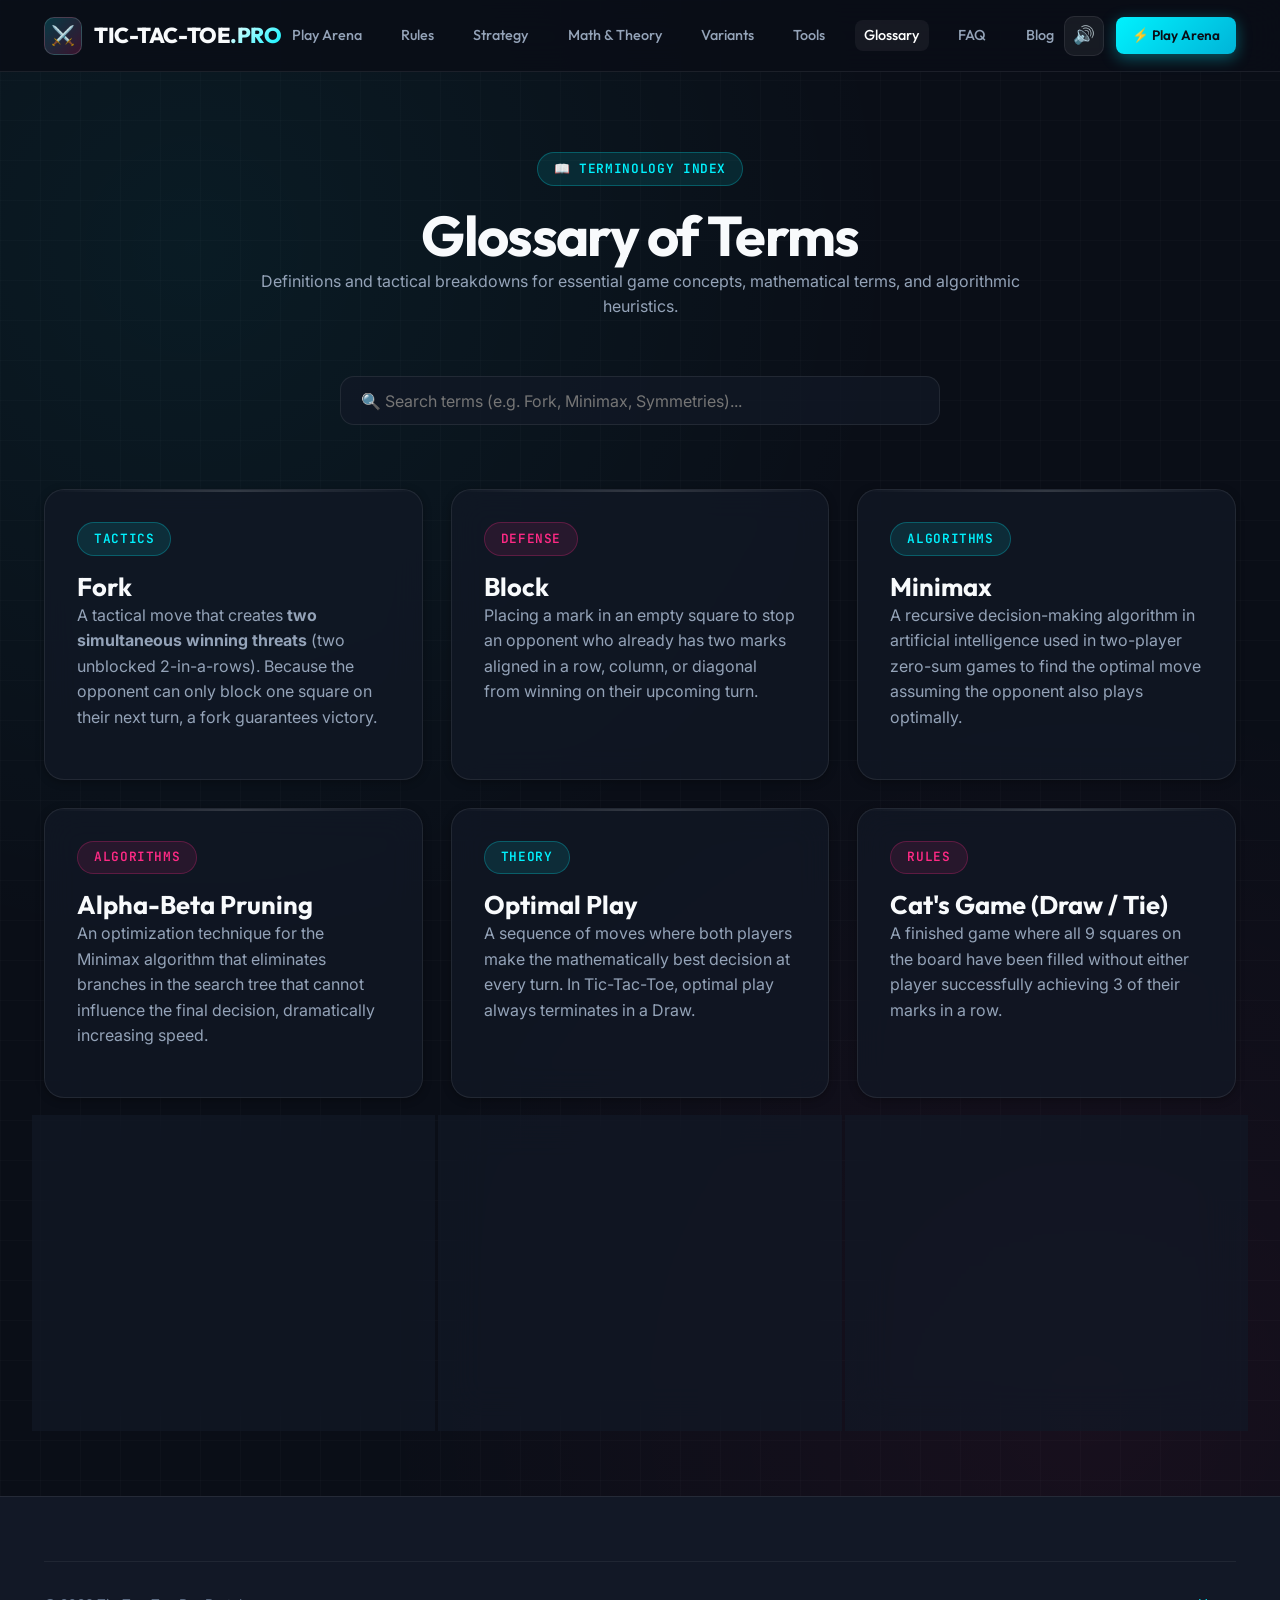
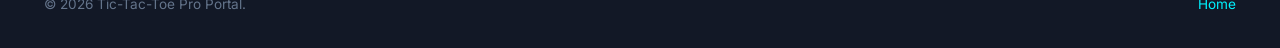
<file: pages/glossary.html>
<!DOCTYPE html>
<html lang="en">
<head>
  <meta charset="UTF-8">
  <meta name="viewport" content="width=device-width, initial-scale=1.0">
  <title>Tic-Tac-Toe Glossary — Strategy, Math & Gameplay Terms</title>
  <meta name="description" content="A searchable glossary of Tic-Tac-Toe terms: Fork, Block, Minimax, Alpha-Beta, Optimal Play, Symmetries, Dihedral D4, and Misère.">
  <link rel="preconnect" href="https://fonts.googleapis.com">
  <link rel="preconnect" href="https://fonts.gstatic.com" crossorigin>
  <link href="https://fonts.googleapis.com/css2?family=Inter:wght@400;500;600;700&family=JetBrains+Mono:wght@400;600;800&family=Outfit:wght@500;600;700;800;900&display=swap" rel="stylesheet">
  <link rel="stylesheet" href="../css/main.css">
  <link rel="stylesheet" href="../css/components.css">
</head>
<body>

  <header class="navbar">
    <div class="container">
      <a href="../index.html" class="nav-brand">
        <div class="brand-icon">⚔️</div>
        <span>TIC-TAC-TOE<span class="gradient-x">.PRO</span></span>
      </a>
      <nav>
        <ul class="nav-links">
          <li><a href="play.html" class="nav-link">Play Arena</a></li>
          <li><a href="rules.html" class="nav-link">Rules</a></li>
          <li><a href="strategy.html" class="nav-link">Strategy</a></li>
          <li><a href="math.html" class="nav-link">Math & Theory</a></li>
          <li><a href="variants.html" class="nav-link">Variants</a></li>
          <li><a href="tools.html" class="nav-link">Tools</a></li>
          <li><a href="glossary.html" class="nav-link active">Glossary</a></li>
          <li><a href="faq.html" class="nav-link">FAQ</a></li>
          <li><a href="blog.html" class="nav-link">Blog</a></li>
        </ul>
      </nav>
      <div class="nav-actions">
        <button class="audio-toggle-btn" aria-label="Toggle Sound" title="Toggle Sound">🔊</button>
        <a href="play.html" class="btn btn-primary btn-sm">⚡ Play Arena</a>
      </div>
    </div>
  </header>

  <main class="section">
    <div class="container">
      <div class="section-header">
        <div class="section-tag">📖 Terminology Index</div>
        <h1>Glossary of Terms</h1>
        <p>Definitions and tactical breakdowns for essential game concepts, mathematical terms, and algorithmic heuristics.</p>
      </div>

      <!-- Search Input -->
      <div style="max-width: 600px; margin: 0 auto 2.5rem;">
        <input type="text" id="glossary-search" class="search-input" placeholder="🔍 Search terms (e.g. Fork, Minimax, Symmetries)...">
      </div>

      <!-- Glossary Terms Grid -->
      <div class="grid-3" id="glossary-container">

        <div class="glass-card glossary-card">
          <div class="section-tag">Tactics</div>
          <h3>Fork</h3>
          <p>A tactical move that creates <strong>two simultaneous winning threats</strong> (two unblocked 2-in-a-rows). Because the opponent can only block one square on their next turn, a fork guarantees victory.</p>
        </div>

        <div class="glass-card glossary-card">
          <div class="section-tag pink">Defense</div>
          <h3>Block</h3>
          <p>Placing a mark in an empty square to stop an opponent who already has two marks aligned in a row, column, or diagonal from winning on their upcoming turn.</p>
        </div>

        <div class="glass-card glossary-card">
          <div class="section-tag">Algorithms</div>
          <h3>Minimax</h3>
          <p>A recursive decision-making algorithm in artificial intelligence used in two-player zero-sum games to find the optimal move assuming the opponent also plays optimally.</p>
        </div>

        <div class="glass-card glossary-card">
          <div class="section-tag pink">Algorithms</div>
          <h3>Alpha-Beta Pruning</h3>
          <p>An optimization technique for the Minimax algorithm that eliminates branches in the search tree that cannot influence the final decision, dramatically increasing speed.</p>
        </div>

        <div class="glass-card glossary-card">
          <div class="section-tag">Theory</div>
          <h3>Optimal Play</h3>
          <p>A sequence of moves where both players make the mathematically best decision at every turn. In Tic-Tac-Toe, optimal play always terminates in a Draw.</p>
        </div>

        <div class="glass-card glossary-card">
          <div class="section-tag pink">Rules</div>
          <h3>Cat's Game (Draw / Tie)</h3>
          <p>A finished game where all 9 squares on the board have been filled without either player successfully achieving 3 of their marks in a row.</p>
        </div>

        <div class="glass-card glossary-card">
          <div class="section-tag">Geometry</div>
          <h3>Dihedral Group D4</h3>
          <p>The symmetry group of a square consisting of 8 operations (4 rotations and 4 reflections). In Tic-Tac-Toe, D4 reduces 5,478 board states to 765 unique classes.</p>
        </div>

        <div class="glass-card glossary-card">
          <div class="section-tag pink">Rules</div>
          <h3>Misère Mode</h3>
          <p>A game variant where standard victory conditions are inverted: the first player to form a 3-in-a-row loses the game.</p>
        </div>

        <div class="glass-card glossary-card">
          <div class="section-tag">Theory</div>
          <h3>Zero-Sum Game</h3>
          <p>A mathematical representation where one participant's gain or loss is exactly balanced by the losses or gains of the other participant.</p>
        </div>

      </div>
    </div>
  </main>

  <footer class="footer">
    <div class="container">
      <div class="footer-bottom">
        <div>&copy; 2026 Tic-Tac-Toe Pro Portal.</div>
        <a href="../index.html">Home</a>
      </div>
    </div>
  </footer>

  <script src="../js/audio.js"></script>
  <script src="../js/app.js"></script>
</body>
</html>
</file>
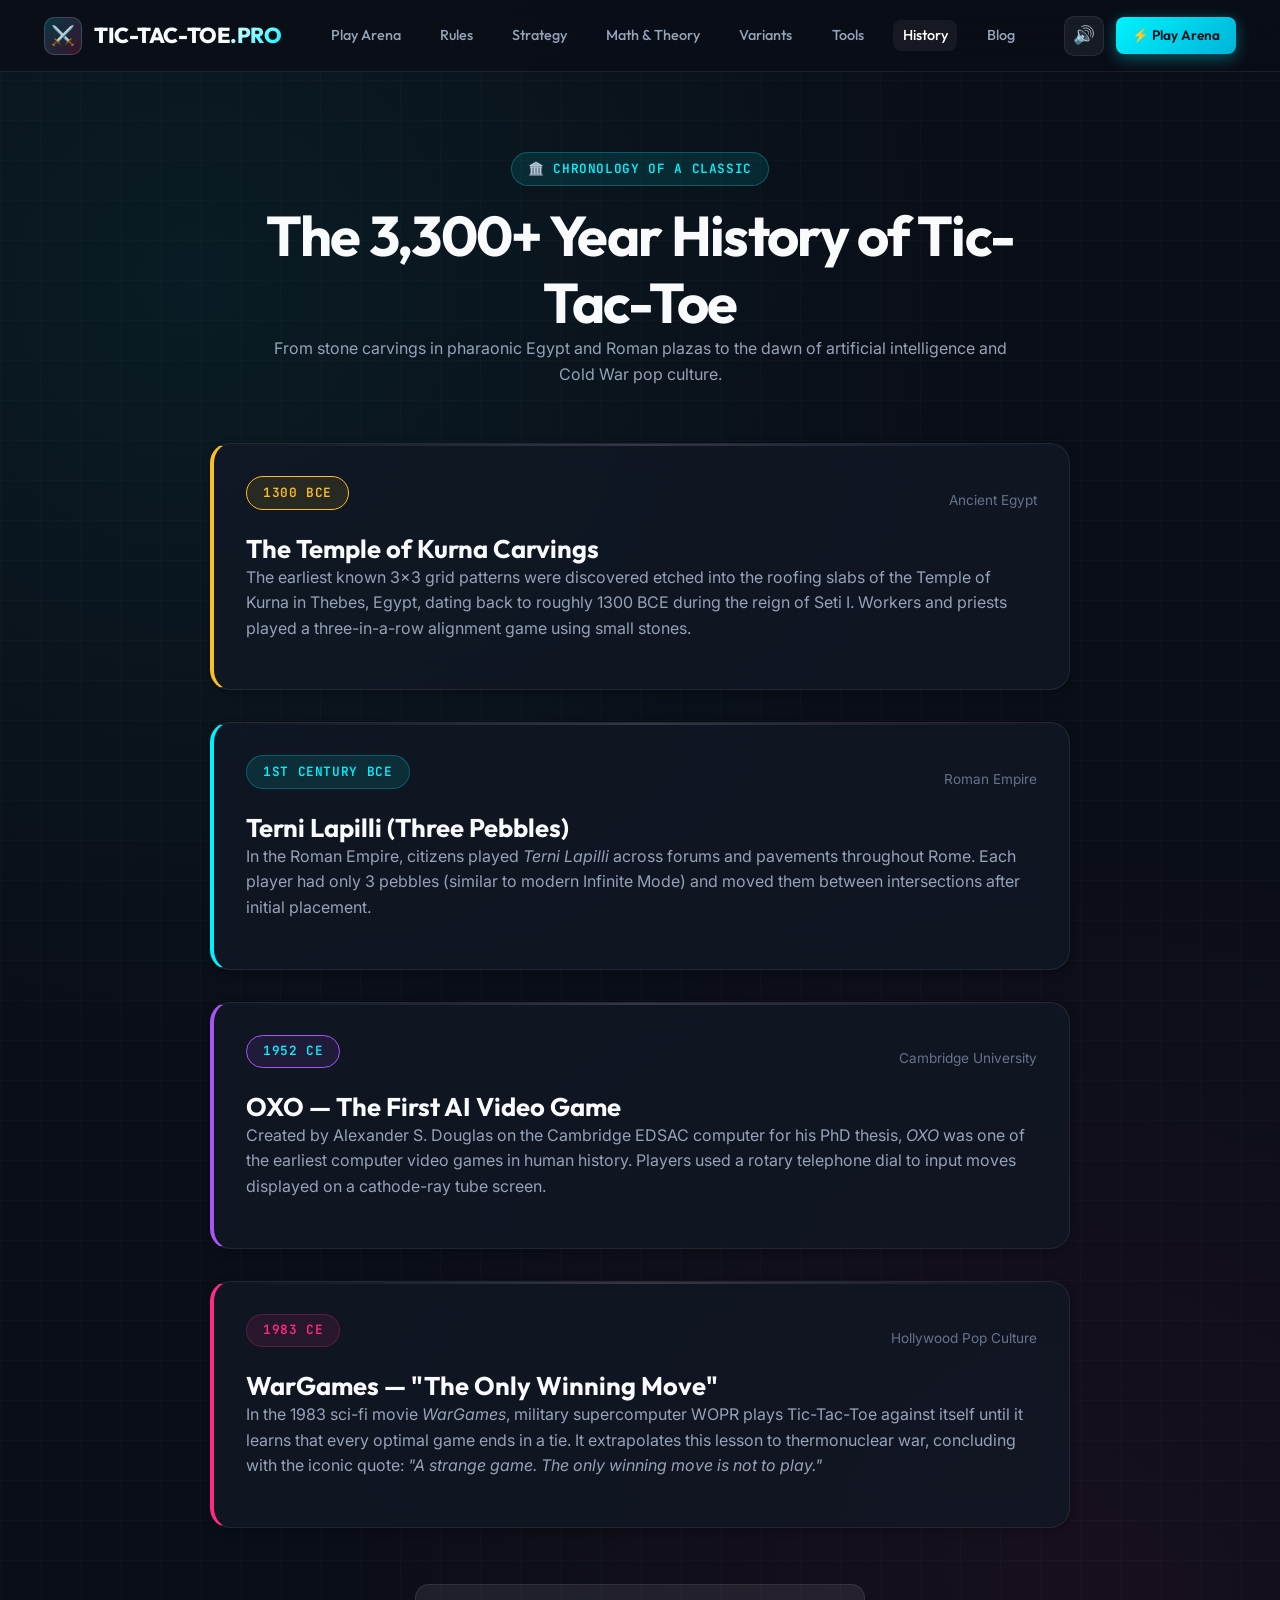
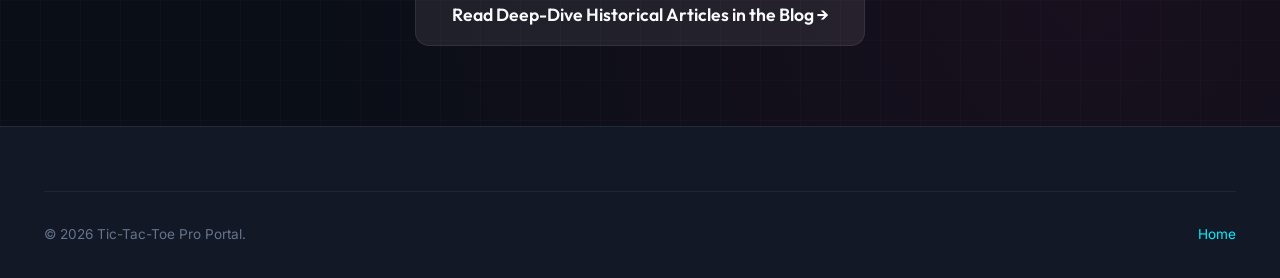
<file: pages/history.html>
<!DOCTYPE html>
<html lang="en">
<head>
  <meta charset="UTF-8">
  <meta name="viewport" content="width=device-width, initial-scale=1.0">
  <title>History & Culture — From Ancient Egypt to WarGames & OXO</title>
  <meta name="description" content="Discover the 3,300+ year history of Tic-Tac-Toe: Ancient Egyptian temple carvings, Roman Terni Lapilli, the 1952 OXO computer, and the 1983 movie WarGames.">
  <link rel="preconnect" href="https://fonts.googleapis.com">
  <link rel="preconnect" href="https://fonts.gstatic.com" crossorigin>
  <link href="https://fonts.googleapis.com/css2?family=Inter:wght@400;500;600;700&family=JetBrains+Mono:wght@400;600;800&family=Outfit:wght@500;600;700;800;900&display=swap" rel="stylesheet">
  <link rel="stylesheet" href="../css/main.css">
  <link rel="stylesheet" href="../css/components.css">
</head>
<body>

  <header class="navbar">
    <div class="container">
      <a href="../index.html" class="nav-brand">
        <div class="brand-icon">⚔️</div>
        <span>TIC-TAC-TOE<span class="gradient-x">.PRO</span></span>
      </a>
      <nav>
        <ul class="nav-links">
          <li><a href="play.html" class="nav-link">Play Arena</a></li>
          <li><a href="rules.html" class="nav-link">Rules</a></li>
          <li><a href="strategy.html" class="nav-link">Strategy</a></li>
          <li><a href="math.html" class="nav-link">Math & Theory</a></li>
          <li><a href="variants.html" class="nav-link">Variants</a></li>
          <li><a href="tools.html" class="nav-link">Tools</a></li>
          <li><a href="history.html" class="nav-link active">History</a></li>
          <li><a href="blog.html" class="nav-link">Blog</a></li>
        </ul>
      </nav>
      <div class="nav-actions">
        <button class="audio-toggle-btn" aria-label="Toggle Sound" title="Toggle Sound">🔊</button>
        <a href="play.html" class="btn btn-primary btn-sm">⚡ Play Arena</a>
      </div>
    </div>
  </header>

  <main class="section">
    <div class="container">
      <div class="section-header">
        <div class="section-tag">🏛️ Chronology of a Classic</div>
        <h1>The 3,300+ Year History of Tic-Tac-Toe</h1>
        <p>From stone carvings in pharaonic Egypt and Roman plazas to the dawn of artificial intelligence and Cold War pop culture.</p>
      </div>

      <!-- Timeline Cards -->
      <div style="display: flex; flex-direction: column; gap: 2rem; max-width: 860px; margin: 0 auto;">
        
        <!-- Era 1: 1300 BCE -->
        <div class="glass-card" style="border-left: 4px solid var(--color-gold);">
          <div style="display: flex; justify-content: space-between; align-items: center; margin-bottom: 0.5rem;">
            <div class="section-tag" style="background: rgba(251, 191, 36, 0.1); border-color: var(--color-gold); color: var(--color-gold);">1300 BCE</div>
            <span style="font-size: 0.85rem; color: var(--text-muted);">Ancient Egypt</span>
          </div>
          <h3>The Temple of Kurna Carvings</h3>
          <p>The earliest known 3×3 grid patterns were discovered etched into the roofing slabs of the Temple of Kurna in Thebes, Egypt, dating back to roughly 1300 BCE during the reign of Seti I. Workers and priests played a three-in-a-row alignment game using small stones.</p>
        </div>

        <!-- Era 2: 1st Century BCE -->
        <div class="glass-card" style="border-left: 4px solid var(--color-x);">
          <div style="display: flex; justify-content: space-between; align-items: center; margin-bottom: 0.5rem;">
            <div class="section-tag">1st Century BCE</div>
            <span style="font-size: 0.85rem; color: var(--text-muted);">Roman Empire</span>
          </div>
          <h3>Terni Lapilli (Three Pebbles)</h3>
          <p>In the Roman Empire, citizens played <em>Terni Lapilli</em> across forums and pavements throughout Rome. Each player had only 3 pebbles (similar to modern Infinite Mode) and moved them between intersections after initial placement.</p>
        </div>

        <!-- Era 3: 1952 -->
        <div class="glass-card" style="border-left: 4px solid #a855f7;">
          <div style="display: flex; justify-content: space-between; align-items: center; margin-bottom: 0.5rem;">
            <div class="section-tag" style="background: rgba(168, 85, 247, 0.1); border-color: #a855f7; color: #a855f7);">1952 CE</div>
            <span style="font-size: 0.85rem; color: var(--text-muted);">Cambridge University</span>
          </div>
          <h3>OXO — The First AI Video Game</h3>
          <p>Created by Alexander S. Douglas on the Cambridge EDSAC computer for his PhD thesis, <em>OXO</em> was one of the earliest computer video games in human history. Players used a rotary telephone dial to input moves displayed on a cathode-ray tube screen.</p>
        </div>

        <!-- Era 4: 1983 -->
        <div class="glass-card" style="border-left: 4px solid var(--color-o);">
          <div style="display: flex; justify-content: space-between; align-items: center; margin-bottom: 0.5rem;">
            <div class="section-tag pink">1983 CE</div>
            <span style="font-size: 0.85rem; color: var(--text-muted);">Hollywood Pop Culture</span>
          </div>
          <h3>WarGames — "The Only Winning Move"</h3>
          <p>In the 1983 sci-fi movie <em>WarGames</em>, military supercomputer WOPR plays Tic-Tac-Toe against itself until it learns that every optimal game ends in a tie. It extrapolates this lesson to thermonuclear war, concluding with the iconic quote: <em>"A strange game. The only winning move is not to play."</em></p>
        </div>

      </div>

      <div style="text-align: center; margin-top: 3.5rem;">
        <a href="blog.html" class="btn btn-secondary btn-lg">Read Deep-Dive Historical Articles in the Blog &rarr;</a>
      </div>
    </div>
  </main>

  <footer class="footer">
    <div class="container">
      <div class="footer-bottom">
        <div>&copy; 2026 Tic-Tac-Toe Pro Portal.</div>
        <a href="../index.html">Home</a>
      </div>
    </div>
  </footer>

  <script src="../js/audio.js"></script>
  <script src="../js/app.js"></script>
</body>
</html>
</file>
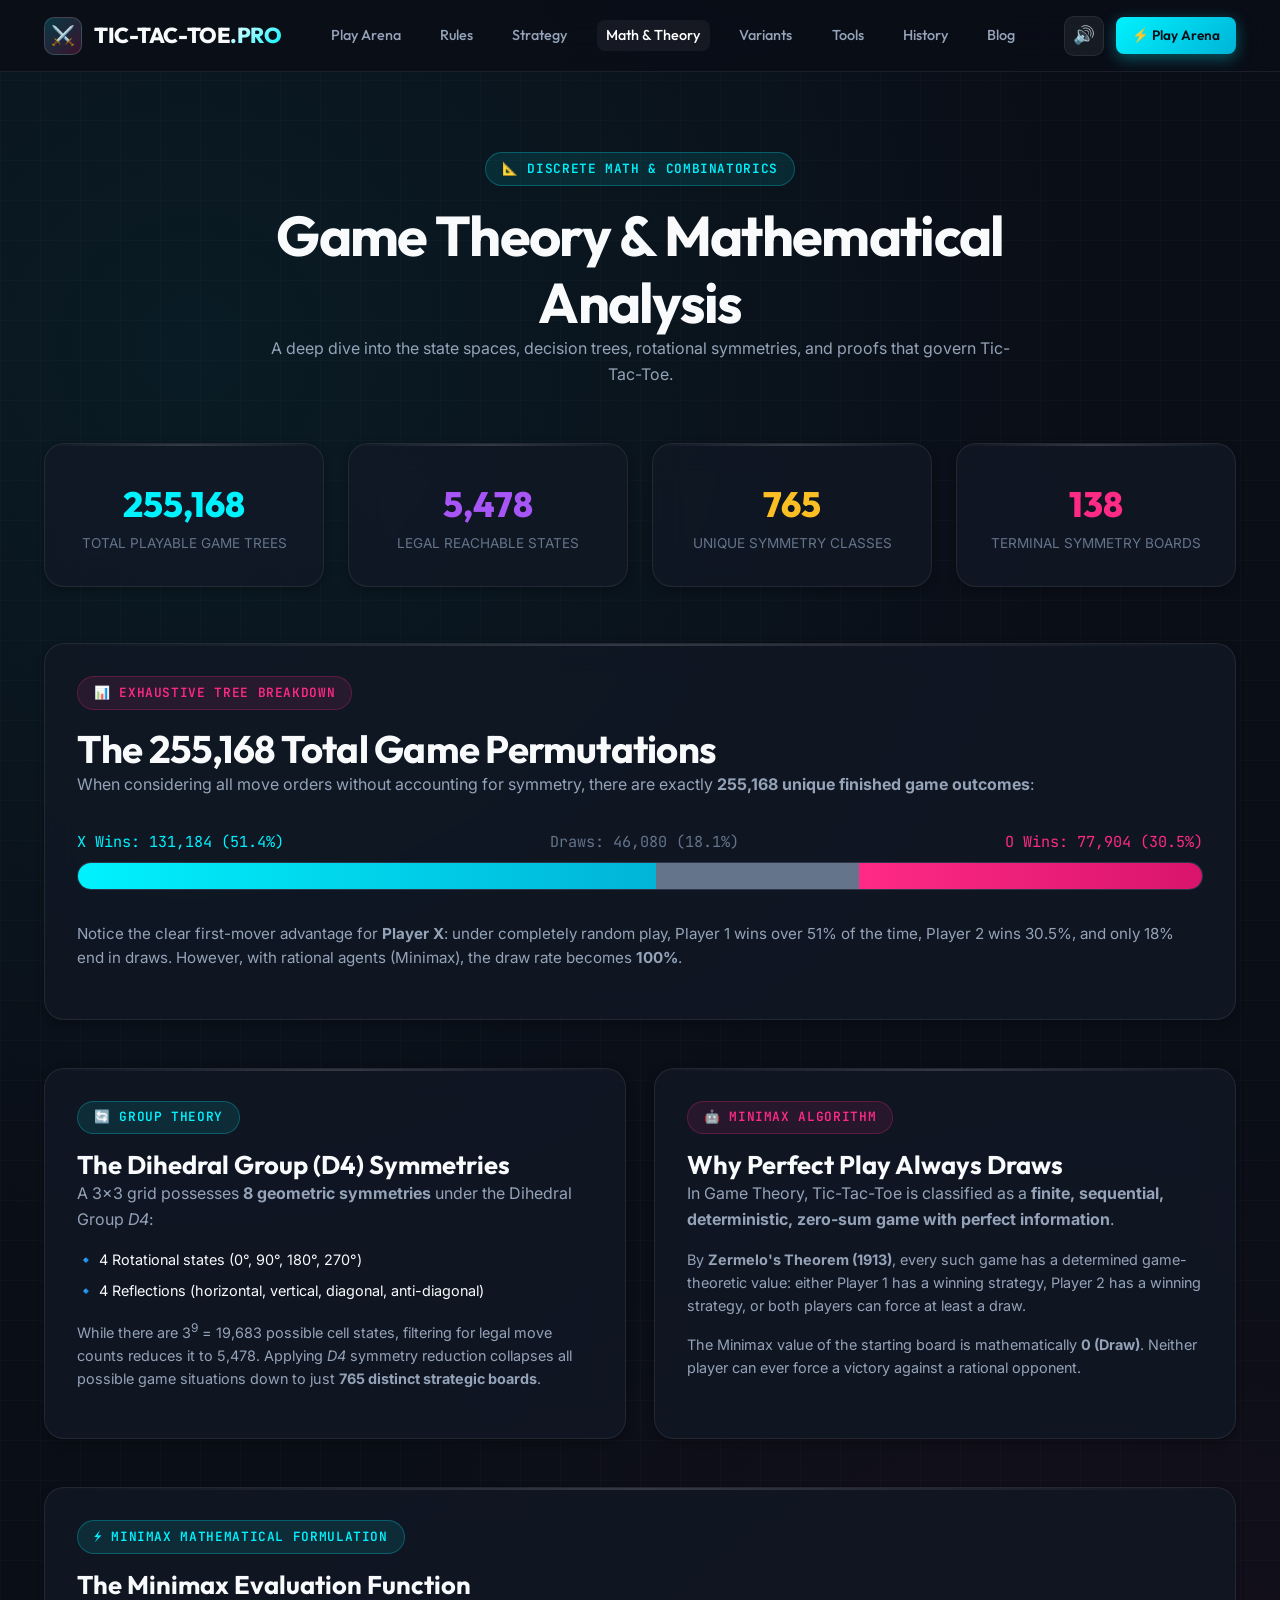
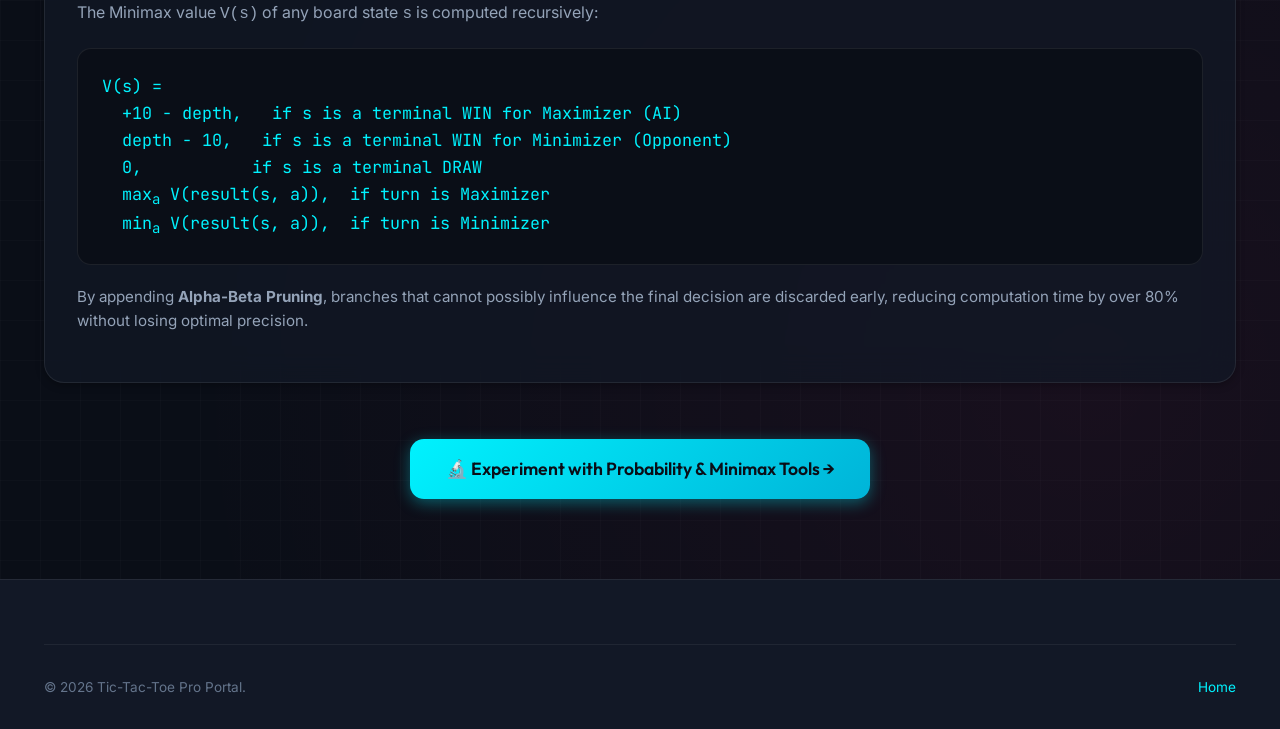
<file: pages/math.html>
<!DOCTYPE html>
<html lang="en">
<head>
  <meta charset="UTF-8">
  <meta name="viewport" content="width=device-width, initial-scale=1.0">
  <title>Math, Combinatorics & Game Theory — Tic-Tac-Toe Pro</title>
  <meta name="description" content="Explore the deep mathematics of Tic-Tac-Toe: 255,168 complete game trees, 765 symmetry classes, Minimax algorithm, zero-sum game theory proofs.">
  <link rel="preconnect" href="https://fonts.googleapis.com">
  <link rel="preconnect" href="https://fonts.gstatic.com" crossorigin>
  <link href="https://fonts.googleapis.com/css2?family=Inter:wght@400;500;600;700&family=JetBrains+Mono:wght@400;600;800&family=Outfit:wght@500;600;700;800;900&display=swap" rel="stylesheet">
  <link rel="stylesheet" href="../css/main.css">
  <link rel="stylesheet" href="../css/components.css">
</head>
<body>

  <header class="navbar">
    <div class="container">
      <a href="../index.html" class="nav-brand">
        <div class="brand-icon">⚔️</div>
        <span>TIC-TAC-TOE<span class="gradient-x">.PRO</span></span>
      </a>
      <nav>
        <ul class="nav-links">
          <li><a href="play.html" class="nav-link">Play Arena</a></li>
          <li><a href="rules.html" class="nav-link">Rules</a></li>
          <li><a href="strategy.html" class="nav-link">Strategy</a></li>
          <li><a href="math.html" class="nav-link active">Math & Theory</a></li>
          <li><a href="variants.html" class="nav-link">Variants</a></li>
          <li><a href="tools.html" class="nav-link">Tools</a></li>
          <li><a href="history.html" class="nav-link">History</a></li>
          <li><a href="blog.html" class="nav-link">Blog</a></li>
        </ul>
      </nav>
      <div class="nav-actions">
        <button class="audio-toggle-btn" aria-label="Toggle Sound" title="Toggle Sound">🔊</button>
        <a href="play.html" class="btn btn-primary btn-sm">⚡ Play Arena</a>
      </div>
    </div>
  </header>

  <main class="section">
    <div class="container">
      <div class="section-header">
        <div class="section-tag">📐 Discrete Math & Combinatorics</div>
        <h1>Game Theory & Mathematical Analysis</h1>
        <p>A deep dive into the state spaces, decision trees, rotational symmetries, and proofs that govern Tic-Tac-Toe.</p>
      </div>

      <!-- Hero Statistics Matrix -->
      <div class="grid-4" style="margin-bottom: 3.5rem;">
        <div class="glass-card" style="text-align: center;">
          <div style="font-family: var(--font-heading); font-size: 2.2rem; font-weight: 800; color: var(--color-x);">255,168</div>
          <div style="font-size: 0.85rem; color: var(--text-muted); text-transform: uppercase;">Total Playable Game Trees</div>
        </div>
        <div class="glass-card" style="text-align: center;">
          <div style="font-family: var(--font-heading); font-size: 2.2rem; font-weight: 800; color: #a855f7;">5,478</div>
          <div style="font-size: 0.85rem; color: var(--text-muted); text-transform: uppercase;">Legal Reachable States</div>
        </div>
        <div class="glass-card" style="text-align: center;">
          <div style="font-family: var(--font-heading); font-size: 2.2rem; font-weight: 800; color: var(--color-gold);">765</div>
          <div style="font-size: 0.85rem; color: var(--text-muted); text-transform: uppercase;">Unique Symmetry Classes</div>
        </div>
        <div class="glass-card" style="text-align: center;">
          <div style="font-family: var(--font-heading); font-size: 2.2rem; font-weight: 800; color: var(--color-o);">138</div>
          <div style="font-size: 0.85rem; color: var(--text-muted); text-transform: uppercase;">Terminal Symmetry Boards</div>
        </div>
      </div>

      <!-- 255,168 Breakdown -->
      <div class="glass-card" style="margin-bottom: 3rem;">
        <div class="section-tag pink">📊 Exhaustive Tree Breakdown</div>
        <h2>The 255,168 Total Game Permutations</h2>
        <p>When considering all move orders without accounting for symmetry, there are exactly <strong>255,168 unique finished game outcomes</strong>:</p>

        <div style="margin: 2rem 0;">
          <div style="display: flex; justify-content: space-between; margin-bottom: 0.5rem; font-family: var(--font-mono); font-size: 0.95rem;">
            <span style="color: var(--color-x);">X Wins: 131,184 (51.4%)</span>
            <span style="color: var(--text-muted);">Draws: 46,080 (18.1%)</span>
            <span style="color: var(--color-o);">O Wins: 77,904 (30.5%)</span>
          </div>
          <div class="prob-meter">
            <div class="prob-bar-x" style="width: 51.4%;"></div>
            <div class="prob-bar-draw" style="width: 18.1%;"></div>
            <div class="prob-bar-o" style="width: 30.5%;"></div>
          </div>
        </div>

        <p style="font-size: 0.95rem; color: var(--text-secondary);">
          Notice the clear first-mover advantage for <strong>Player X</strong>: under completely random play, Player 1 wins over 51% of the time, Player 2 wins 30.5%, and only 18% end in draws. However, with rational agents (Minimax), the draw rate becomes <strong>100%</strong>.
        </p>
      </div>

      <!-- Symmetry Classes & Group Theory -->
      <div class="grid-2" style="margin-bottom: 3rem;">
        <div class="glass-card">
          <div class="section-tag">🔄 Group Theory</div>
          <h3>The Dihedral Group (D4) Symmetries</h3>
          <p>A 3×3 grid possesses <strong>8 geometric symmetries</strong> under the Dihedral Group <em>D4</em>:</p>
          <ul style="list-style: none; padding-left: 0; font-size: 0.9rem;">
            <li style="margin-bottom: 0.5rem;">🔹 4 Rotational states (0°, 90°, 180°, 270°)</li>
            <li style="margin-bottom: 0.5rem;">🔹 4 Reflections (horizontal, vertical, diagonal, anti-diagonal)</li>
          </ul>
          <p style="font-size: 0.9rem; margin-top: 1rem;">While there are 3<sup>9</sup> = 19,683 possible cell states, filtering for legal move counts reduces it to 5,478. Applying <em>D4</em> symmetry reduction collapses all possible game situations down to just <strong>765 distinct strategic boards</strong>.</p>
        </div>

        <div class="glass-card">
          <div class="section-tag pink">🤖 Minimax Algorithm</div>
          <h3>Why Perfect Play Always Draws</h3>
          <p>In Game Theory, Tic-Tac-Toe is classified as a <strong>finite, sequential, deterministic, zero-sum game with perfect information</strong>.</p>
          <p style="font-size: 0.9rem;">By <strong>Zermelo's Theorem (1913)</strong>, every such game has a determined game-theoretic value: either Player 1 has a winning strategy, Player 2 has a winning strategy, or both players can force at least a draw.</p>
          <p style="font-size: 0.9rem;">The Minimax value of the starting board is mathematically <strong>0 (Draw)</strong>. Neither player can ever force a victory against a rational opponent.</p>
        </div>
      </div>

      <!-- Minimax Mathematical Formula -->
      <div class="glass-card">
        <div class="section-tag">⚡ Minimax Mathematical Formulation</div>
        <h3>The Minimax Evaluation Function</h3>
        <p>The Minimax value <code>V(s)</code> of any board state <code>s</code> is computed recursively:</p>
        
        <div style="background: var(--bg-primary); padding: 1.5rem; border-radius: var(--radius-md); font-family: var(--font-mono); color: var(--color-x); margin: 1.25rem 0; border: 1px solid var(--border-subtle); font-size: 1.05rem;">
          V(s) = <br>
          &nbsp;&nbsp;+10 - depth, &nbsp;&nbsp;if s is a terminal WIN for Maximizer (AI)<br>
          &nbsp;&nbsp;depth - 10, &nbsp;&nbsp;if s is a terminal WIN for Minimizer (Opponent)<br>
          &nbsp;&nbsp;0, &nbsp;&nbsp;&nbsp;&nbsp;&nbsp;&nbsp;&nbsp;&nbsp;&nbsp;&nbsp;if s is a terminal DRAW<br>
          &nbsp;&nbsp;max<sub>a</sub> V(result(s, a)), &nbsp;if turn is Maximizer<br>
          &nbsp;&nbsp;min<sub>a</sub> V(result(s, a)), &nbsp;if turn is Minimizer
        </div>

        <p style="font-size: 0.95rem;">By appending <strong>Alpha-Beta Pruning</strong>, branches that cannot possibly influence the final decision are discarded early, reducing computation time by over 80% without losing optimal precision.</p>
      </div>

      <div style="text-align: center; margin-top: 3.5rem;">
        <a href="tools.html" class="btn btn-primary btn-lg">🔬 Experiment with Probability & Minimax Tools &rarr;</a>
      </div>
    </div>
  </main>

  <footer class="footer">
    <div class="container">
      <div class="footer-bottom">
        <div>&copy; 2026 Tic-Tac-Toe Pro Portal.</div>
        <a href="../index.html">Home</a>
      </div>
    </div>
  </footer>

  <script src="../js/audio.js"></script>
  <script src="../js/app.js"></script>
</body>
</html>
</file>
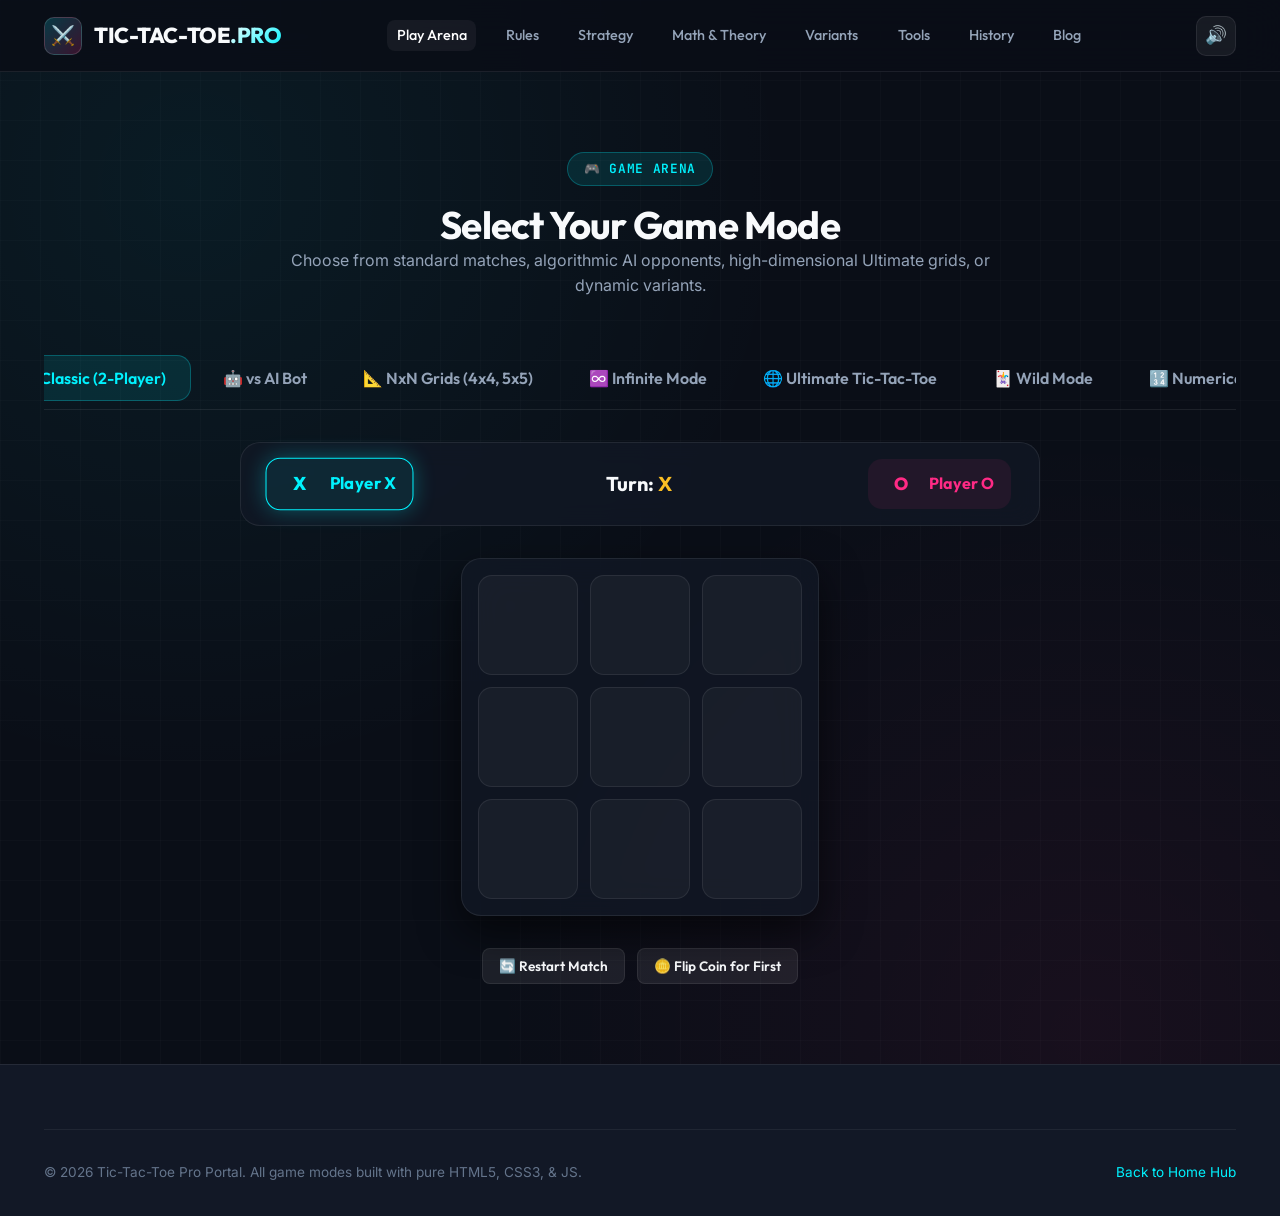
<file: pages/play.html>
<!DOCTYPE html>
<html lang="en">
<head>
  <meta charset="UTF-8">
  <meta name="viewport" content="width=device-width, initial-scale=1.0">
  <title>Play Arena — Tic-Tac-Toe Pro Games & Variants</title>
  <meta name="description" content="Play Classic 2P, Minimax AI, Ultimate Tic-Tac-Toe, Infinite Mode, NxN Grids, Wild, and Numerical Tic-Tac-Toe in high-definition interactive arena.">
  <link rel="preconnect" href="https://fonts.googleapis.com">
  <link rel="preconnect" href="https://fonts.gstatic.com" crossorigin>
  <link href="https://fonts.googleapis.com/css2?family=Inter:wght@400;500;600;700&family=JetBrains+Mono:wght@400;600;800&family=Outfit:wght@500;600;700;800;900&display=swap" rel="stylesheet">
  <link rel="stylesheet" href="../css/main.css">
  <link rel="stylesheet" href="../css/games.css">
  <link rel="stylesheet" href="../css/components.css">
</head>
<body>

  <!-- Navigation Bar -->
  <header class="navbar">
    <div class="container">
      <a href="../index.html" class="nav-brand">
        <div class="brand-icon">⚔️</div>
        <span>TIC-TAC-TOE<span class="gradient-x">.PRO</span></span>
      </a>
      <nav>
        <ul class="nav-links">
          <li><a href="play.html" class="nav-link active">Play Arena</a></li>
          <li><a href="rules.html" class="nav-link">Rules</a></li>
          <li><a href="strategy.html" class="nav-link">Strategy</a></li>
          <li><a href="math.html" class="nav-link">Math & Theory</a></li>
          <li><a href="variants.html" class="nav-link">Variants</a></li>
          <li><a href="tools.html" class="nav-link">Tools</a></li>
          <li><a href="history.html" class="nav-link">History</a></li>
          <li><a href="blog.html" class="nav-link">Blog</a></li>
        </ul>
      </nav>
      <div class="nav-actions">
        <button class="audio-toggle-btn" aria-label="Toggle Sound Effects" title="Toggle Sound">🔊</button>
        <button class="mobile-nav-toggle" aria-label="Open Navigation Menu">☰</button>
      </div>
    </div>
  </header>

  <!-- Arena Container -->
  <main class="section">
    <div class="container">
      <div class="section-header">
        <div class="section-tag">🎮 Game Arena</div>
        <h2>Select Your Game Mode</h2>
        <p>Choose from standard matches, algorithmic AI opponents, high-dimensional Ultimate grids, or dynamic variants.</p>
      </div>

      <!-- Mode Selector Tabs -->
      <div class="tabs-wrapper">
        <div class="tab-nav" style="justify-content: center;">
          <button class="tab-btn active" data-tab="mode-classic">👥 Classic (2-Player)</button>
          <button class="tab-btn" data-tab="mode-ai">🤖 vs AI Bot</button>
          <button class="tab-btn" data-tab="mode-nxn">📐 NxN Grids (4x4, 5x5)</button>
          <button class="tab-btn" data-tab="mode-infinite">♾️ Infinite Mode</button>
          <button class="tab-btn" data-tab="mode-ultimate">🌐 Ultimate Tic-Tac-Toe</button>
          <button class="tab-btn" data-tab="mode-wild">🃏 Wild Mode</button>
          <button class="tab-btn" data-tab="mode-numerical">🔢 Numerical 15</button>
        </div>

        <!-- 1. TAB: Classic 2-Player -->
        <div class="tab-pane active" id="mode-classic">
          <div class="game-arena">
            <div class="game-header">
              <div class="player-badge x-badge active" id="classic-badge-x">
                <span class="player-avatar">X</span>
                <span>Player X</span>
              </div>
              <div class="game-status" id="classic-status">Player X's Turn</div>
              <div class="player-badge o-badge" id="classic-badge-o">
                <span class="player-avatar">O</span>
                <span>Player O</span>
              </div>
            </div>

            <div class="board-wrapper">
              <div class="game-board grid-3x3" id="classic-board">
                <!-- 9 cells -->
                <button class="board-cell" data-idx="0"></button>
                <button class="board-cell" data-idx="1"></button>
                <button class="board-cell" data-idx="2"></button>
                <button class="board-cell" data-idx="3"></button>
                <button class="board-cell" data-idx="4"></button>
                <button class="board-cell" data-idx="5"></button>
                <button class="board-cell" data-idx="6"></button>
                <button class="board-cell" data-idx="7"></button>
                <button class="board-cell" data-idx="8"></button>
              </div>
            </div>

            <div class="game-controls">
              <button class="btn btn-secondary btn-sm" id="btn-classic-reset">🔄 Restart Match</button>
              <button class="btn btn-secondary btn-sm" onclick="window.flipFirstPlayer((winner) => alert(winner + ' starts first!'))">🪙 Flip Coin for First</button>
            </div>
          </div>
        </div>

        <!-- 2. TAB: Play vs AI -->
        <div class="tab-pane" id="mode-ai">
          <div class="game-arena">
            <div style="display: flex; gap: 0.5rem; align-items: center; justify-content: center; margin-bottom: 1rem;">
              <span style="font-size: 0.9rem; color: var(--text-muted);">AI Difficulty:</span>
              <button class="btn btn-sm btn-secondary ai-diff-btn" data-diff="easy">Easy (80% Random)</button>
              <button class="btn btn-sm btn-secondary ai-diff-btn" data-diff="medium">Medium</button>
              <button class="btn btn-sm btn-secondary ai-diff-btn" data-diff="hard">Hard</button>
              <button class="btn btn-sm btn-primary ai-diff-btn active" data-diff="unbeatable">Unbeatable (Minimax)</button>
            </div>

            <div class="game-header">
              <div class="player-badge x-badge active" id="ai-badge-x">
                <span class="player-avatar">X</span>
                <span>You (Player X)</span>
              </div>
              <div class="game-status" id="ai-status">Your Turn (X)</div>
              <div class="player-badge o-badge" id="ai-badge-o">
                <span class="player-avatar">🤖</span>
                <span>Minimax AI (O)</span>
              </div>
            </div>

            <div class="board-wrapper">
              <div class="game-board grid-3x3" id="ai-board">
                <button class="board-cell" data-idx="0"></button>
                <button class="board-cell" data-idx="1"></button>
                <button class="board-cell" data-idx="2"></button>
                <button class="board-cell" data-idx="3"></button>
                <button class="board-cell" data-idx="4"></button>
                <button class="board-cell" data-idx="5"></button>
                <button class="board-cell" data-idx="6"></button>
                <button class="board-cell" data-idx="7"></button>
                <button class="board-cell" data-idx="8"></button>
              </div>
            </div>

            <div class="game-controls">
              <button class="btn btn-secondary btn-sm" id="btn-ai-reset">🔄 New AI Match</button>
            </div>
          </div>
        </div>

        <!-- 3. TAB: NxN Grids (4x4 & 5x5) -->
        <div class="tab-pane" id="mode-nxn">
          <div class="game-arena">
            <div style="display: flex; gap: 0.5rem; justify-content: center; margin-bottom: 1rem;">
              <button class="btn btn-sm btn-primary nxn-size-btn active" data-size="4" data-target="4">4x4 Grid (4 in a row to win)</button>
              <button class="btn btn-sm btn-secondary nxn-size-btn" data-size="5" data-target="4">5x5 Grid (4 in a row to win)</button>
              <button class="btn btn-sm btn-secondary nxn-size-btn" data-size="5" data-target="5">5x5 Grid (5 in a row to win)</button>
            </div>

            <div class="game-header">
              <div class="player-badge x-badge active" id="nxn-badge-x">
                <span class="player-avatar">X</span>
                <span>Player X</span>
              </div>
              <div class="game-status" id="nxn-status">Player X's Turn</div>
              <div class="player-badge o-badge" id="nxn-badge-o">
                <span class="player-avatar">O</span>
                <span>Player O</span>
              </div>
            </div>

            <div class="board-wrapper">
              <div class="game-board grid-4x4" id="nxn-board">
                <!-- Generated dynamically by JS -->
              </div>
            </div>

            <div class="game-controls">
              <button class="btn btn-secondary btn-sm" id="btn-nxn-reset">🔄 Reset Grid</button>
            </div>
          </div>
        </div>

        <!-- 4. TAB: Infinite Mode -->
        <div class="tab-pane" id="mode-infinite">
          <div class="game-arena">
            <div class="glass-card" style="padding: 1rem 1.5rem; margin-bottom: 1rem; font-size: 0.9rem; text-align: center; max-width: 600px;">
              💡 <strong>Infinite Rules:</strong> Each player can only have <strong>3 marks</strong> on the board simultaneously. Placing your 4th mark automatically removes your 1st oldest mark! Fading pieces show which mark expires next.
            </div>

            <div class="game-header">
              <div class="player-badge x-badge active" id="inf-badge-x">
                <span class="player-avatar">X</span>
                <span>Player X</span>
              </div>
              <div class="game-status" id="inf-status">Player X's Turn</div>
              <div class="player-badge o-badge" id="inf-badge-o">
                <span class="player-avatar">O</span>
                <span>Player O</span>
              </div>
            </div>

            <div class="board-wrapper">
              <div class="game-board grid-3x3" id="inf-board">
                <button class="board-cell" data-idx="0"></button>
                <button class="board-cell" data-idx="1"></button>
                <button class="board-cell" data-idx="2"></button>
                <button class="board-cell" data-idx="3"></button>
                <button class="board-cell" data-idx="4"></button>
                <button class="board-cell" data-idx="5"></button>
                <button class="board-cell" data-idx="6"></button>
                <button class="board-cell" data-idx="7"></button>
                <button class="board-cell" data-idx="8"></button>
              </div>
            </div>

            <div class="game-controls">
              <button class="btn btn-secondary btn-sm" id="btn-inf-reset">🔄 Reset Infinite Game</button>
            </div>
          </div>
        </div>

        <!-- 5. TAB: Ultimate Tic-Tac-Toe -->
        <div class="tab-pane" id="mode-ultimate">
          <div class="game-arena" style="max-width: 900px;">
            <div class="glass-card" style="padding: 1rem 1.5rem; margin-bottom: 1rem; font-size: 0.9rem; text-align: center; max-width: 700px;">
              🌐 <strong>Ultimate Rules:</strong> Win 3 mini-boards in a row to win the macro-game! The cell you play in sends your opponent to the corresponding mini-board. Glowing gold outline marks the active mini-board.
            </div>

            <div class="game-header">
              <div class="player-badge x-badge active" id="ult-badge-x">
                <span class="player-avatar">X</span>
                <span>Player X</span>
              </div>
              <div class="game-status" id="ult-status">Player X: Pick any board to begin</div>
              <div class="player-badge o-badge" id="ult-badge-o">
                <span class="player-avatar">O</span>
                <span>Player O</span>
              </div>
            </div>

            <div class="ultimate-grid" id="ultimate-board">
              <!-- 9 sub-boards rendered dynamically -->
            </div>

            <div class="game-controls">
              <button class="btn btn-secondary btn-sm" id="btn-ult-reset">🔄 Restart Ultimate Match</button>
            </div>
          </div>
        </div>

        <!-- 6. TAB: Wild Mode -->
        <div class="tab-pane" id="mode-wild">
          <div class="game-arena">
            <div class="glass-card" style="padding: 1rem 1.5rem; margin-bottom: 1rem; font-size: 0.9rem; text-align: center; max-width: 600px;">
              🃏 <strong>Wild Rules:</strong> On your turn, choose whether you want to place an <strong>X</strong> or an <strong>O</strong>. First player to make 3-in-a-row of <em>either</em> mark wins!
            </div>

            <div class="wild-selector">
              <span>Choose piece to place:</span>
              <button class="wild-btn active x-btn" id="btn-wild-x">Place X</button>
              <button class="wild-btn o-btn" id="btn-wild-o">Place O</button>
            </div>

            <div class="game-header">
              <div class="player-badge x-badge active" id="wild-badge-1">
                <span>Player 1</span>
              </div>
              <div class="game-status" id="wild-status">Player 1's Turn</div>
              <div class="player-badge o-badge" id="wild-badge-2">
                <span>Player 2</span>
              </div>
            </div>

            <div class="board-wrapper">
              <div class="game-board grid-3x3" id="wild-board">
                <button class="board-cell" data-idx="0"></button>
                <button class="board-cell" data-idx="1"></button>
                <button class="board-cell" data-idx="2"></button>
                <button class="board-cell" data-idx="3"></button>
                <button class="board-cell" data-idx="4"></button>
                <button class="board-cell" data-idx="5"></button>
                <button class="board-cell" data-idx="6"></button>
                <button class="board-cell" data-idx="7"></button>
                <button class="board-cell" data-idx="8"></button>
              </div>
            </div>

            <div class="game-controls">
              <button class="btn btn-secondary btn-sm" id="btn-wild-reset">🔄 Reset Wild Game</button>
            </div>
          </div>
        </div>

        <!-- 7. TAB: Numerical 15 -->
        <div class="tab-pane" id="mode-numerical">
          <div class="game-arena">
            <div class="glass-card" style="padding: 1rem 1.5rem; margin-bottom: 1rem; font-size: 0.9rem; text-align: center; max-width: 600px;">
              🔢 <strong>Numerical Rules:</strong> Player 1 has Odd numbers (1, 3, 5, 7, 9). Player 2 has Even numbers (2, 4, 6, 8). First line of 3 numbers that sums exactly to <strong>15</strong> wins!
            </div>

            <div class="game-header">
              <div class="player-badge x-badge active" id="num-badge-1">
                <span>Player 1 (Odds)</span>
              </div>
              <div class="game-status" id="num-status">Player 1: Pick a number then place it</div>
              <div class="player-badge o-badge" id="num-badge-2">
                <span>Player 2 (Evens)</span>
              </div>
            </div>

            <div class="numbers-drawer" id="num-tiles-container">
              <!-- Number tiles rendered here -->
            </div>

            <div class="board-wrapper" style="margin-top: 1rem;">
              <div class="game-board grid-3x3" id="num-board">
                <button class="board-cell" data-idx="0"></button>
                <button class="board-cell" data-idx="1"></button>
                <button class="board-cell" data-idx="2"></button>
                <button class="board-cell" data-idx="3"></button>
                <button class="board-cell" data-idx="4"></button>
                <button class="board-cell" data-idx="5"></button>
                <button class="board-cell" data-idx="6"></button>
                <button class="board-cell" data-idx="7"></button>
                <button class="board-cell" data-idx="8"></button>
              </div>
            </div>

            <div class="game-controls">
              <button class="btn btn-secondary btn-sm" id="btn-num-reset">🔄 Reset Numerical Game</button>
            </div>
          </div>
        </div>

      </div>
    </div>
  </main>

  <!-- Footer -->
  <footer class="footer">
    <div class="container">
      <div class="footer-bottom">
        <div>&copy; 2026 Tic-Tac-Toe Pro Portal. All game modes built with pure HTML5, CSS3, & JS.</div>
        <a href="../index.html">Back to Home Hub</a>
      </div>
    </div>
  </footer>

  <!-- Scripts -->
  <script src="../js/audio.js"></script>
  <script src="../js/storage.js"></script>
  <script src="../js/game-engine.js"></script>
  <script src="../js/ultimate-engine.js"></script>
  <script src="../js/variant-engines.js"></script>
  <script src="../js/tools.js"></script>
  <script src="../js/app.js"></script>
  <script>
    document.addEventListener('DOMContentLoaded', () => {
      // 1. Classic 2P Engine Setup
      const classicEngine = new TicTacToeEngine(3, 3, 'classic');
      const classicCells = document.querySelectorAll('#classic-board .board-cell');
      const classicStatus = document.getElementById('classic-status');
      const classicBadgeX = document.getElementById('classic-badge-x');
      const classicBadgeO = document.getElementById('classic-badge-o');

      function renderClassic() {
        classicCells.forEach((c, i) => {
          const v = classicEngine.board[i];
          c.textContent = v || '';
          c.className = 'board-cell';
          if (v === 'X') c.classList.add('x-cell', 'filled');
          if (v === 'O') c.classList.add('o-cell', 'filled');
          if (classicEngine.winningLine?.includes(i)) c.classList.add('win-cell');
        });
        if (classicEngine.winner) {
          if (classicEngine.winner === 'draw') {
            classicStatus.innerHTML = `It's a <span class="status-highlight">Draw!</span>`;
            if (window.soundManager) window.soundManager.playDraw();
          } else {
            classicStatus.innerHTML = `<span class="status-highlight">Player ${classicEngine.winner} Wins!</span> 🎉`;
            if (window.soundManager) window.soundManager.playWin();
            if (window.confetti) window.confetti.burst();
          }
        } else {
          classicStatus.innerHTML = `Turn: <span class="status-highlight">${classicEngine.currentPlayer}</span>`;
          classicBadgeX.classList.toggle('active', classicEngine.currentPlayer === 'X');
          classicBadgeO.classList.toggle('active', classicEngine.currentPlayer === 'O');
        }
      }
      classicEngine.onStateChange = renderClassic;
      classicCells.forEach(c => {
        c.addEventListener('click', () => {
          const idx = parseInt(c.getAttribute('data-idx'));
          const p = classicEngine.currentPlayer;
          if (classicEngine.board[idx] === null && !classicEngine.winner) {
            if (window.soundManager) (p === 'X' ? window.soundManager.playXSound() : window.soundManager.playOSound());
            classicEngine.makeMove(idx);
          }
        });
      });
      document.getElementById('btn-classic-reset').addEventListener('click', () => {
        classicEngine.reset();
        renderClassic();
      });
      renderClassic();

      // 2. AI Mode Setup
      const aiEngine = new TicTacToeEngine(3, 3, 'ai');
      const aiCells = document.querySelectorAll('#ai-board .board-cell');
      const aiStatus = document.getElementById('ai-status');
      const aiBadgeX = document.getElementById('ai-badge-x');
      const aiBadgeO = document.getElementById('ai-badge-o');

      function renderAi() {
        aiCells.forEach((c, i) => {
          const v = aiEngine.board[i];
          c.textContent = v || '';
          c.className = 'board-cell';
          if (v === 'X') c.classList.add('x-cell', 'filled');
          if (v === 'O') c.classList.add('o-cell', 'filled');
          if (aiEngine.winningLine?.includes(i)) c.classList.add('win-cell');
        });
        if (aiEngine.winner) {
          if (aiEngine.winner === 'draw') {
            aiStatus.innerHTML = `It's a <span class="status-highlight">Draw!</span>`;
            if (window.soundManager) window.soundManager.playDraw();
          } else if (aiEngine.winner === 'X') {
            aiStatus.innerHTML = `<span class="status-highlight">You Won against AI!</span> 🏆`;
            if (window.soundManager) window.soundManager.playWin();
            if (window.confetti) window.confetti.burst();
          } else {
            aiStatus.innerHTML = `<span style="color: var(--color-danger);">AI Bot Wins!</span> 🤖`;
            if (window.soundManager) window.soundManager.playDraw();
          }
        } else if (aiEngine.isAiThinking) {
          aiStatus.innerHTML = `AI Bot is calculating best move... 🤖`;
          aiBadgeO.classList.add('active');
          aiBadgeX.classList.remove('active');
        } else {
          aiStatus.innerHTML = `Your Turn (<span class="status-highlight">X</span>)`;
          aiBadgeX.classList.add('active');
          aiBadgeO.classList.remove('active');
        }
      }
      aiEngine.onStateChange = renderAi;
      aiCells.forEach(c => {
        c.addEventListener('click', () => {
          const idx = parseInt(c.getAttribute('data-idx'));
          if (aiEngine.board[idx] === null && !aiEngine.winner && !aiEngine.isAiThinking) {
            if (window.soundManager) window.soundManager.playXSound();
            aiEngine.makeMove(idx);
          }
        });
      });
      document.getElementById('btn-ai-reset').addEventListener('click', () => {
        aiEngine.reset();
        renderAi();
      });
      document.querySelectorAll('.ai-diff-btn').forEach(btn => {
        btn.addEventListener('click', () => {
          document.querySelectorAll('.ai-diff-btn').forEach(b => {
            b.classList.remove('btn-primary', 'active');
            b.classList.add('btn-secondary');
          });
          btn.classList.remove('btn-secondary');
          btn.classList.add('btn-primary', 'active');
          aiEngine.aiDifficulty = btn.getAttribute('data-diff');
          aiEngine.reset();
          renderAi();
        });
      });
      renderAi();

      // 3. NxN Grids Setup
      let nxnSize = 4;
      let nxnTarget = 4;
      let nxnEngine = new TicTacToeEngine(nxnSize, nxnTarget, 'classic');
      const nxnBoard = document.getElementById('nxn-board');
      const nxnStatus = document.getElementById('nxn-status');
      const nxnBadgeX = document.getElementById('nxn-badge-x');
      const nxnBadgeO = document.getElementById('nxn-badge-o');

      function initNxNBoard() {
        nxnBoard.className = `game-board grid-${nxnSize}x${nxnSize}`;
        nxnBoard.innerHTML = '';
        for (let i = 0; i < nxnSize * nxnSize; i++) {
          const cell = document.createElement('button');
          cell.className = 'board-cell';
          cell.setAttribute('data-idx', i);
          cell.addEventListener('click', () => {
            const p = nxnEngine.currentPlayer;
            if (nxnEngine.board[i] === null && !nxnEngine.winner) {
              if (window.soundManager) (p === 'X' ? window.soundManager.playXSound() : window.soundManager.playOSound());
              nxnEngine.makeMove(i);
            }
          });
          nxnBoard.appendChild(cell);
        }
      }

      function renderNxN() {
        const cells = nxnBoard.querySelectorAll('.board-cell');
        cells.forEach((c, i) => {
          const v = nxnEngine.board[i];
          c.textContent = v || '';
          c.className = 'board-cell';
          if (v === 'X') c.classList.add('x-cell', 'filled');
          if (v === 'O') c.classList.add('o-cell', 'filled');
          if (nxnEngine.winningLine?.includes(i)) c.classList.add('win-cell');
        });
        if (nxnEngine.winner) {
          if (nxnEngine.winner === 'draw') {
            nxnStatus.innerHTML = `It's a <span class="status-highlight">Draw!</span>`;
            if (window.soundManager) window.soundManager.playDraw();
          } else {
            nxnStatus.innerHTML = `<span class="status-highlight">Player ${nxnEngine.winner} Wins!</span> 🎉`;
            if (window.soundManager) window.soundManager.playWin();
            if (window.confetti) window.confetti.burst();
          }
        } else {
          nxnStatus.innerHTML = `Turn: <span class="status-highlight">${nxnEngine.currentPlayer}</span>`;
          nxnBadgeX.classList.toggle('active', nxnEngine.currentPlayer === 'X');
          nxnBadgeO.classList.toggle('active', nxnEngine.currentPlayer === 'O');
        }
      }

      nxnEngine.onStateChange = renderNxN;
      initNxNBoard();
      renderNxN();

      document.getElementById('btn-nxn-reset').addEventListener('click', () => {
        nxnEngine.reset();
        renderNxN();
      });

      document.querySelectorAll('.nxn-size-btn').forEach(btn => {
        btn.addEventListener('click', () => {
          document.querySelectorAll('.nxn-size-btn').forEach(b => {
            b.classList.remove('btn-primary', 'active');
            b.classList.add('btn-secondary');
          });
          btn.classList.remove('btn-secondary');
          btn.classList.add('btn-primary', 'active');
          nxnSize = parseInt(btn.getAttribute('data-size'));
          nxnTarget = parseInt(btn.getAttribute('data-target'));
          nxnEngine = new TicTacToeEngine(nxnSize, nxnTarget, 'classic');
          nxnEngine.onStateChange = renderNxN;
          initNxNBoard();
          renderNxN();
        });
      });

      // 4. Infinite Mode Setup
      const infEngine = new TicTacToeEngine(3, 3, 'infinite');
      const infCells = document.querySelectorAll('#inf-board .board-cell');
      const infStatus = document.getElementById('inf-status');
      const infBadgeX = document.getElementById('inf-badge-x');
      const infBadgeO = document.getElementById('inf-badge-o');

      function renderInfinite() {
        infCells.forEach((c, i) => {
          const v = infEngine.board[i];
          c.textContent = v || '';
          c.className = 'board-cell';
          if (v === 'X') c.classList.add('x-cell', 'filled');
          if (v === 'O') c.classList.add('o-cell', 'filled');
          if (infEngine.winningLine?.includes(i)) c.classList.add('win-cell');

          // Highlight oldest expiring marks
          const oldestX = infEngine.xMovesQueue.length === 3 ? infEngine.xMovesQueue[0] : null;
          const oldestO = infEngine.oMovesQueue.length === 3 ? infEngine.oMovesQueue[0] : null;

          if (i === oldestX || i === oldestO) {
            c.classList.add('expiring-soon');
          }
        });

        if (infEngine.winner) {
          infStatus.innerHTML = `<span class="status-highlight">Player ${infEngine.winner} Wins!</span> 🎉`;
          if (window.soundManager) window.soundManager.playWin();
          if (window.confetti) window.confetti.burst();
        } else {
          infStatus.innerHTML = `Turn: <span class="status-highlight">${infEngine.currentPlayer}</span> (Max 3 pieces)`;
          infBadgeX.classList.toggle('active', infEngine.currentPlayer === 'X');
          infBadgeO.classList.toggle('active', infEngine.currentPlayer === 'O');
        }
      }

      infEngine.onStateChange = renderInfinite;
      infCells.forEach(c => {
        c.addEventListener('click', () => {
          const idx = parseInt(c.getAttribute('data-idx'));
          const p = infEngine.currentPlayer;
          if (infEngine.board[idx] === null && !infEngine.winner) {
            if (window.soundManager) (p === 'X' ? window.soundManager.playXSound() : window.soundManager.playOSound());
            infEngine.makeMove(idx);
          }
        });
      });
      document.getElementById('btn-inf-reset').addEventListener('click', () => {
        infEngine.reset();
        renderInfinite();
      });
      renderInfinite();

      // 5. Ultimate Tic-Tac-Toe Setup
      const ultEngine = new UltimateEngine();
      const ultBoardEl = document.getElementById('ultimate-board');
      const ultStatus = document.getElementById('ult-status');
      const ultBadgeX = document.getElementById('ult-badge-x');
      const ultBadgeO = document.getElementById('ult-badge-o');

      function initUltimateUI() {
        ultBoardEl.innerHTML = '';
        for (let b = 0; b < 9; b++) {
          const subBoard = document.createElement('div');
          subBoard.className = 'sub-board';
          subBoard.id = `sub-board-${b}`;

          for (let c = 0; c < 9; c++) {
            const cell = document.createElement('button');
            cell.className = 'sub-cell';
            cell.setAttribute('data-b', b);
            cell.setAttribute('data-c', c);
            cell.addEventListener('click', () => {
              const p = ultEngine.currentPlayer;
              if (ultEngine.makeMove(b, c)) {
                if (window.soundManager) (p === 'X' ? window.soundManager.playXSound() : window.soundManager.playOSound());
              }
            });
            subBoard.appendChild(cell);
          }
          ultBoardEl.appendChild(subBoard);
        }
      }

      function renderUltimate() {
        for (let b = 0; b < 9; b++) {
          const subBoardEl = document.getElementById(`sub-board-${b}`);
          const macroState = ultEngine.macroBoard[b];

          subBoardEl.className = 'sub-board';
          if (macroState === 'X') subBoardEl.classList.add('won-x');
          else if (macroState === 'O') subBoardEl.classList.add('won-o');
          else if (macroState === 'T') subBoardEl.classList.add('tied');
          else if (ultEngine.activeBoard === b || (ultEngine.activeBoard === null && !ultEngine.winner)) {
            subBoardEl.classList.add('active-target');
          }

          const cells = subBoardEl.querySelectorAll('.sub-cell');
          cells.forEach((cell, c) => {
            const val = ultEngine.subBoards[b][c];
            cell.textContent = val || '';
            cell.className = 'sub-cell';
            if (val === 'X') cell.classList.add('x-cell', 'filled');
            if (val === 'O') cell.classList.add('o-cell', 'filled');
          });
        }

        if (ultEngine.winner) {
          if (ultEngine.winner === 'draw') {
            ultStatus.innerHTML = `Ultimate Match is a <span class="status-highlight">Draw!</span>`;
            if (window.soundManager) window.soundManager.playDraw();
          } else {
            ultStatus.innerHTML = `<span class="status-highlight">Player ${ultEngine.winner} Wins Ultimate Tic-Tac-Toe!</span> 👑`;
            if (window.soundManager) window.soundManager.playWin();
            if (window.confetti) window.confetti.burst();
          }
        } else {
          const boardPrompt = ultEngine.activeBoard === null ? 'Any open mini-board' : `Mini-board #${ultEngine.activeBoard + 1}`;
          ultStatus.innerHTML = `Turn: <span class="status-highlight">${ultEngine.currentPlayer}</span> &rarr; Target: ${boardPrompt}`;
          ultBadgeX.classList.toggle('active', ultEngine.currentPlayer === 'X');
          ultBadgeO.classList.toggle('active', ultEngine.currentPlayer === 'O');
        }
      }

      ultEngine.onStateChange = renderUltimate;
      initUltimateUI();
      renderUltimate();

      document.getElementById('btn-ult-reset').addEventListener('click', () => {
        ultEngine.reset();
        renderUltimate();
      });

      // 6. Wild Mode Setup
      const wildEngine = new WildEngine();
      const wildCells = document.querySelectorAll('#wild-board .board-cell');
      const wildStatus = document.getElementById('wild-status');
      const wildBadge1 = document.getElementById('wild-badge-1');
      const wildBadge2 = document.getElementById('wild-badge-2');
      const btnWildX = document.getElementById('btn-wild-x');
      const btnWildO = document.getElementById('btn-wild-o');

      btnWildX.addEventListener('click', () => {
        wildEngine.setSelectedMark('X');
        btnWildX.classList.add('active');
        btnWildO.classList.remove('active');
      });
      btnWildO.addEventListener('click', () => {
        wildEngine.setSelectedMark('O');
        btnWildO.classList.add('active');
        btnWildX.classList.remove('active');
      });

      function renderWild() {
        wildCells.forEach((c, i) => {
          const v = wildEngine.board[i];
          c.textContent = v || '';
          c.className = 'board-cell';
          if (v === 'X') c.classList.add('x-cell', 'filled');
          if (v === 'O') c.classList.add('o-cell', 'filled');
          if (wildEngine.winningLine?.includes(i)) c.classList.add('win-cell');
        });
        if (wildEngine.winner) {
          if (wildEngine.winner === 'draw') {
            wildStatus.innerHTML = `Wild Game is a <span class="status-highlight">Draw!</span>`;
            if (window.soundManager) window.soundManager.playDraw();
          } else {
            wildStatus.innerHTML = `<span class="status-highlight">${wildEngine.winner} Wins!</span> 🎉`;
            if (window.soundManager) window.soundManager.playWin();
            if (window.confetti) window.confetti.burst();
          }
        } else {
          wildStatus.innerHTML = `Turn: <span class="status-highlight">Player ${wildEngine.currentPlayer}</span> (Placing ${wildEngine.selectedMark})`;
          wildBadge1.classList.toggle('active', wildEngine.currentPlayer === 1);
          wildBadge2.classList.toggle('active', wildEngine.currentPlayer === 2);
        }
      }
      wildEngine.onStateChange = renderWild;
      wildCells.forEach(c => {
        c.addEventListener('click', () => {
          const idx = parseInt(c.getAttribute('data-idx'));
          if (wildEngine.board[idx] === null && !wildEngine.winner) {
            if (window.soundManager) (wildEngine.selectedMark === 'X' ? window.soundManager.playXSound() : window.soundManager.playOSound());
            wildEngine.makeMove(idx);
          }
        });
      });
      document.getElementById('btn-wild-reset').addEventListener('click', () => {
        wildEngine.reset();
        renderWild();
      });
      renderWild();

      // 7. Numerical 15 Mode Setup
      const numEngine = new NumericalEngine();
      const numCells = document.querySelectorAll('#num-board .board-cell');
      const numStatus = document.getElementById('num-status');
      const numBadge1 = document.getElementById('num-badge-1');
      const numBadge2 = document.getElementById('num-badge-2');
      const numTilesContainer = document.getElementById('num-tiles-container');

      function renderNumerical() {
        // Render number tiles drawer
        const pool = numEngine.currentPlayer === 1 ? numEngine.p1Numbers : numEngine.p2Numbers;
        numTilesContainer.innerHTML = '';
        pool.forEach(n => {
          const tile = document.createElement('div');
          tile.className = 'num-tile';
          if (n === numEngine.selectedNumber) tile.classList.add('selected');
          tile.textContent = n;
          tile.addEventListener('click', () => {
            numEngine.selectNumber(n);
          });
          numTilesContainer.appendChild(tile);
        });

        numCells.forEach((c, i) => {
          const v = numEngine.board[i];
          c.textContent = v !== null ? v : '';
          c.className = 'board-cell';
          if (v !== null) c.classList.add('filled');
          if (numEngine.winningLine?.includes(i)) c.classList.add('win-cell');
        });

        if (numEngine.winner) {
          if (numEngine.winner === 'draw') {
            numStatus.innerHTML = `Numerical Game is a <span class="status-highlight">Draw!</span>`;
            if (window.soundManager) window.soundManager.playDraw();
          } else {
            numStatus.innerHTML = `<span class="status-highlight">${numEngine.winner} Wins (Sum = 15)!</span> 🎉`;
            if (window.soundManager) window.soundManager.playWin();
            if (window.confetti) window.confetti.burst();
          }
        } else {
          numStatus.innerHTML = `Turn: <span class="status-highlight">Player ${numEngine.currentPlayer}</span> (Selected: ${numEngine.selectedNumber})`;
          numBadge1.classList.toggle('active', numEngine.currentPlayer === 1);
          numBadge2.classList.toggle('active', numEngine.currentPlayer === 2);
        }
      }

      numEngine.onStateChange = renderNumerical;
      numCells.forEach(c => {
        c.addEventListener('click', () => {
          const idx = parseInt(c.getAttribute('data-idx'));
          if (numEngine.board[idx] === null && !numEngine.winner && numEngine.selectedNumber !== null) {
            if (window.soundManager) window.soundManager.playXSound();
            numEngine.makeMove(idx);
          }
        });
      });
      document.getElementById('btn-num-reset').addEventListener('click', () => {
        numEngine.reset();
        renderNumerical();
      });
      renderNumerical();
    });
  </script>
</body>
</html>
</file>
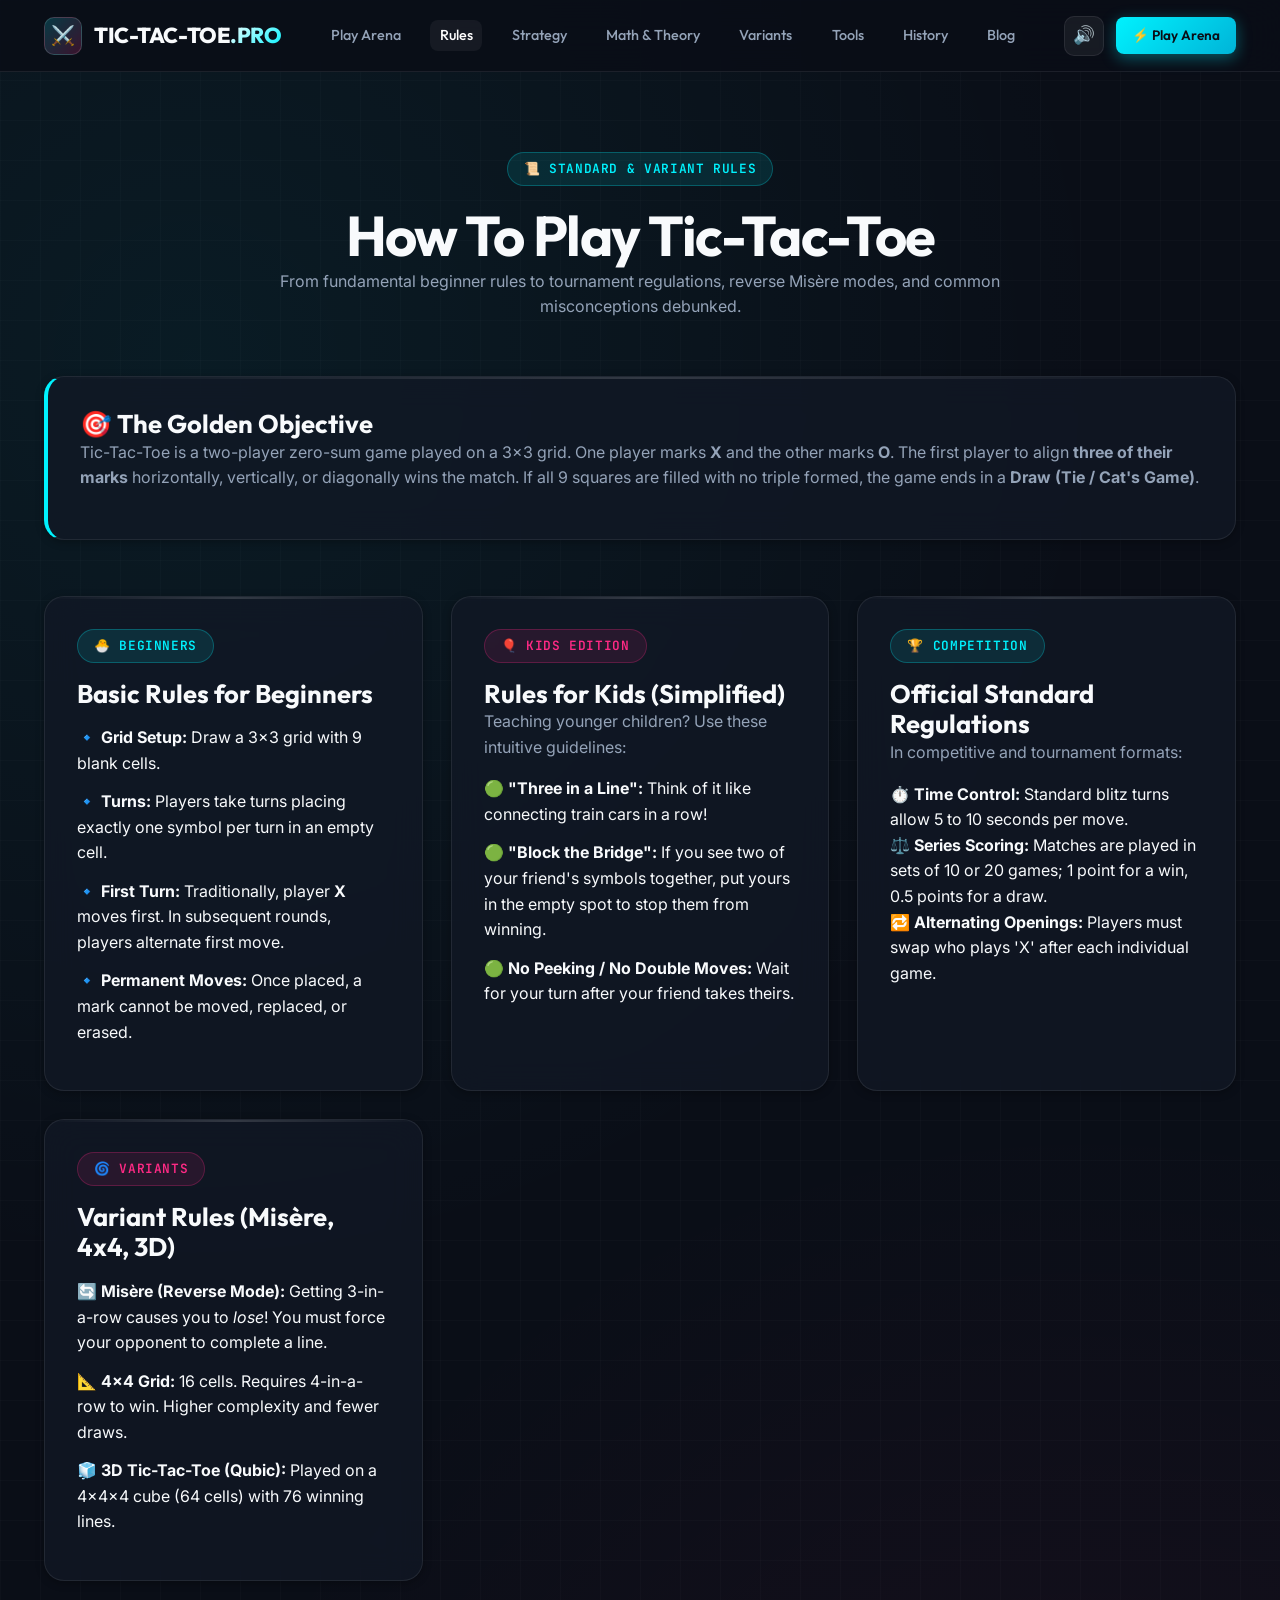
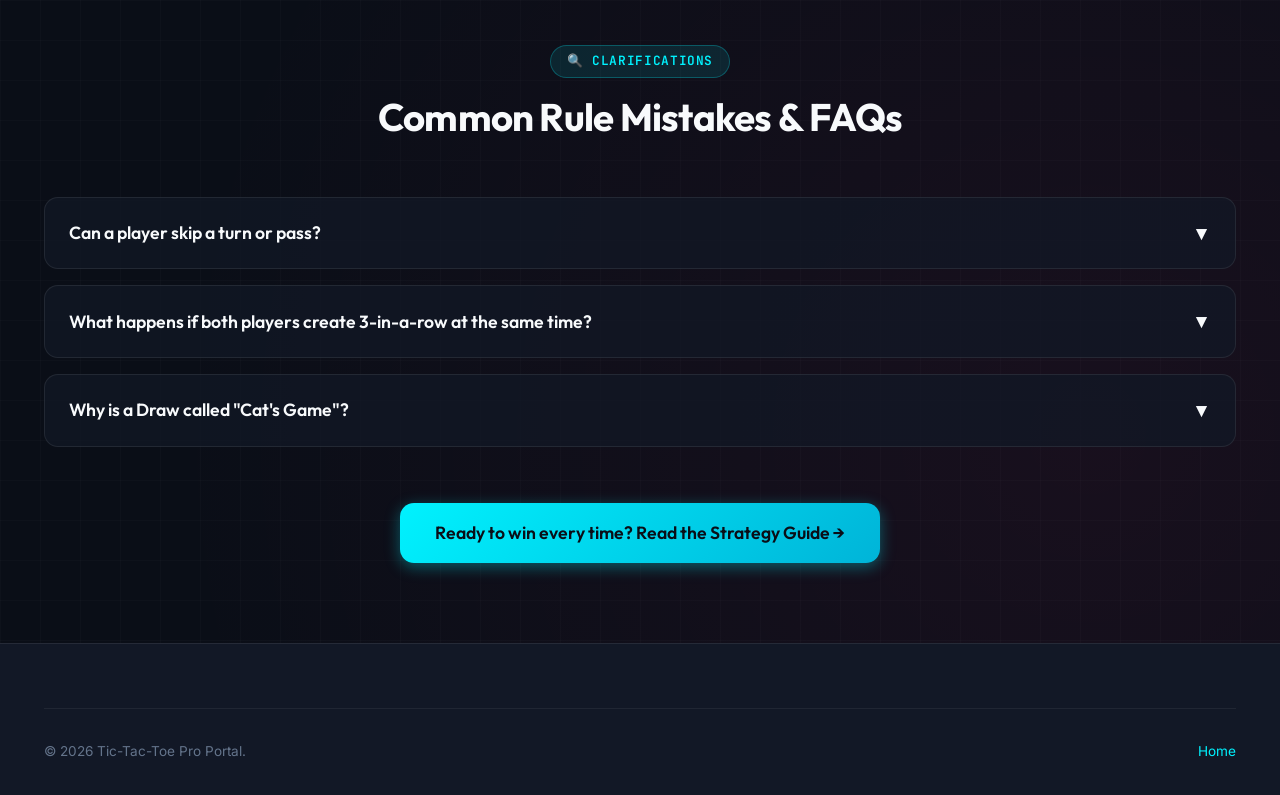
<file: pages/rules.html>
<!DOCTYPE html>
<html lang="en">
<head>
  <meta charset="UTF-8">
  <meta name="viewport" content="width=device-width, initial-scale=1.0">
  <title>How to Play & Rules Guide — Tic-Tac-Toe Pro</title>
  <meta name="description" content="Complete guide to Tic-Tac-Toe rules: Beginner basics, official rules, simplified kids guidelines, variant rules (Misère, 4x4, 3D), and common clarifications.">
  <link rel="preconnect" href="https://fonts.googleapis.com">
  <link rel="preconnect" href="https://fonts.gstatic.com" crossorigin>
  <link href="https://fonts.googleapis.com/css2?family=Inter:wght@400;500;600;700&family=JetBrains+Mono:wght@400;600;800&family=Outfit:wght@500;600;700;800;900&display=swap" rel="stylesheet">
  <link rel="stylesheet" href="../css/main.css">
  <link rel="stylesheet" href="../css/components.css">
</head>
<body>

  <!-- Navigation Bar -->
  <header class="navbar">
    <div class="container">
      <a href="../index.html" class="nav-brand">
        <div class="brand-icon">⚔️</div>
        <span>TIC-TAC-TOE<span class="gradient-x">.PRO</span></span>
      </a>
      <nav>
        <ul class="nav-links">
          <li><a href="play.html" class="nav-link">Play Arena</a></li>
          <li><a href="rules.html" class="nav-link active">Rules</a></li>
          <li><a href="strategy.html" class="nav-link">Strategy</a></li>
          <li><a href="math.html" class="nav-link">Math & Theory</a></li>
          <li><a href="variants.html" class="nav-link">Variants</a></li>
          <li><a href="tools.html" class="nav-link">Tools</a></li>
          <li><a href="history.html" class="nav-link">History</a></li>
          <li><a href="blog.html" class="nav-link">Blog</a></li>
        </ul>
      </nav>
      <div class="nav-actions">
        <button class="audio-toggle-btn" aria-label="Toggle Sound" title="Toggle Sound">🔊</button>
        <a href="play.html" class="btn btn-primary btn-sm">⚡ Play Arena</a>
      </div>
    </div>
  </header>

  <main class="section">
    <div class="container">
      <div class="section-header">
        <div class="section-tag">📜 Standard & Variant Rules</div>
        <h1>How To Play Tic-Tac-Toe</h1>
        <p>From fundamental beginner rules to tournament regulations, reverse Misère modes, and common misconceptions debunked.</p>
      </div>

      <!-- Quick Rules Summary Card -->
      <div class="glass-card" style="margin-bottom: 3.5rem; border-left: 4px solid var(--color-x);">
        <h3>🎯 The Golden Objective</h3>
        <p>Tic-Tac-Toe is a two-player zero-sum game played on a 3×3 grid. One player marks <strong>X</strong> and the other marks <strong>O</strong>. The first player to align <strong>three of their marks</strong> horizontally, vertically, or diagonally wins the match. If all 9 squares are filled with no triple formed, the game ends in a <strong>Draw (Tie / Cat's Game)</strong>.</p>
      </div>

      <!-- Rules Categories Grid -->
      <div class="grid-2">
        
        <!-- 1. Beginner Basics -->
        <div class="glass-card">
          <div class="section-tag">🐣 Beginners</div>
          <h3>Basic Rules for Beginners</h3>
          <ul style="list-style: none; padding-left: 0; margin-top: 1rem;">
            <li style="margin-bottom: 0.8rem;">🔹 <strong>Grid Setup:</strong> Draw a 3×3 grid with 9 blank cells.</li>
            <li style="margin-bottom: 0.8rem;">🔹 <strong>Turns:</strong> Players take turns placing exactly one symbol per turn in an empty cell.</li>
            <li style="margin-bottom: 0.8rem;">🔹 <strong>First Turn:</strong> Traditionally, player <strong>X</strong> moves first. In subsequent rounds, players alternate first move.</li>
            <li style="margin-bottom: 0.8rem;">🔹 <strong>Permanent Moves:</strong> Once placed, a mark cannot be moved, replaced, or erased.</li>
          </ul>
        </div>

        <!-- 2. Simplified for Kids -->
        <div class="glass-card">
          <div class="section-tag pink">🎈 Kids Edition</div>
          <h3>Rules for Kids (Simplified)</h3>
          <p>Teaching younger children? Use these intuitive guidelines:</p>
          <ul style="list-style: none; padding-left: 0; margin-top: 1rem;">
            <li style="margin-bottom: 0.8rem;">🟢 <strong>"Three in a Line":</strong> Think of it like connecting train cars in a row!</li>
            <li style="margin-bottom: 0.8rem;">🟢 <strong>"Block the Bridge":</strong> If you see two of your friend's symbols together, put yours in the empty spot to stop them from winning.</li>
            <li style="margin-bottom: 0.8rem;">🟢 <strong>No Peeking / No Double Moves:</strong> Wait for your turn after your friend takes theirs.</li>
          </ul>
        </div>

        <!-- 3. Official Tournament Rules -->
        <div class="glass-card">
          <div class="section-tag">🏆 Competition</div>
          <h3>Official Standard Regulations</h3>
          <p>In competitive and tournament formats:</p>
          <ul style="list-style: none; padding-left: 0; margin-top: 1rem;">
            <li>⏱️ <strong>Time Control:</strong> Standard blitz turns allow 5 to 10 seconds per move.</li>
            <li>⚖️ <strong>Series Scoring:</strong> Matches are played in sets of 10 or 20 games; 1 point for a win, 0.5 points for a draw.</li>
            <li>🔁 <strong>Alternating Openings:</strong> Players must swap who plays 'X' after each individual game.</li>
          </ul>
        </div>

        <!-- 4. Variant Rules (Misère, 4x4, 3D) -->
        <div class="glass-card">
          <div class="section-tag pink">🌀 Variants</div>
          <h3>Variant Rules (Misère, 4x4, 3D)</h3>
          <ul style="list-style: none; padding-left: 0; margin-top: 1rem;">
            <li style="margin-bottom: 0.8rem;">🔄 <strong>Misère (Reverse Mode):</strong> Getting 3-in-a-row causes you to <em>lose</em>! You must force your opponent to complete a line.</li>
            <li style="margin-bottom: 0.8rem;">📐 <strong>4x4 Grid:</strong> 16 cells. Requires 4-in-a-row to win. Higher complexity and fewer draws.</li>
            <li style="margin-bottom: 0.8rem;">🧊 <strong>3D Tic-Tac-Toe (Qubic):</strong> Played on a 4×4×4 cube (64 cells) with 76 winning lines.</li>
          </ul>
        </div>

      </div>

      <!-- Common Rule Mistakes / Clarifications Accordion -->
      <div style="margin-top: 4rem;">
        <div class="section-header">
          <div class="section-tag">🔍 Clarifications</div>
          <h2>Common Rule Mistakes & FAQs</h2>
        </div>

        <div class="accordion-item">
          <div class="accordion-header">
            <span>Can a player skip a turn or pass?</span>
            <span class="accordion-icon">▼</span>
          </div>
          <div class="accordion-body">
            <p><strong>No.</strong> In standard Tic-Tac-Toe rules, passing is strictly forbidden. A player must place their symbol on an available square whenever it is their turn.</p>
          </div>
        </div>

        <div class="accordion-item">
          <div class="accordion-header">
            <span>What happens if both players create 3-in-a-row at the same time?</span>
            <span class="accordion-icon">▼</span>
          </div>
          <div class="accordion-body">
            <p>This is physically impossible in standard play because moves are made sequentially one at a time. The first player who places their third symbol to complete a line immediately wins the game, and play terminates on the spot.</p>
          </div>
        </div>

        <div class="accordion-item">
          <div class="accordion-header">
            <span>Why is a Draw called "Cat's Game"?</span>
            <span class="accordion-icon">▼</span>
          </div>
          <div class="accordion-body">
            <p>The term dates back to 19th-century English idioms referring to "cat's play" or a game where neither side can prevail, likening it to an agile cat that always lands on its feet or plays with its tail without a clear victor.</p>
          </div>
        </div>
      </div>

      <div style="text-align: center; margin-top: 3.5rem;">
        <a href="strategy.html" class="btn btn-primary btn-lg">Ready to win every time? Read the Strategy Guide &rarr;</a>
      </div>
    </div>
  </main>

  <footer class="footer">
    <div class="container">
      <div class="footer-bottom">
        <div>&copy; 2026 Tic-Tac-Toe Pro Portal.</div>
        <a href="../index.html">Home</a>
      </div>
    </div>
  </footer>

  <script src="../js/audio.js"></script>
  <script src="../js/app.js"></script>
</body>
</html>
</file>
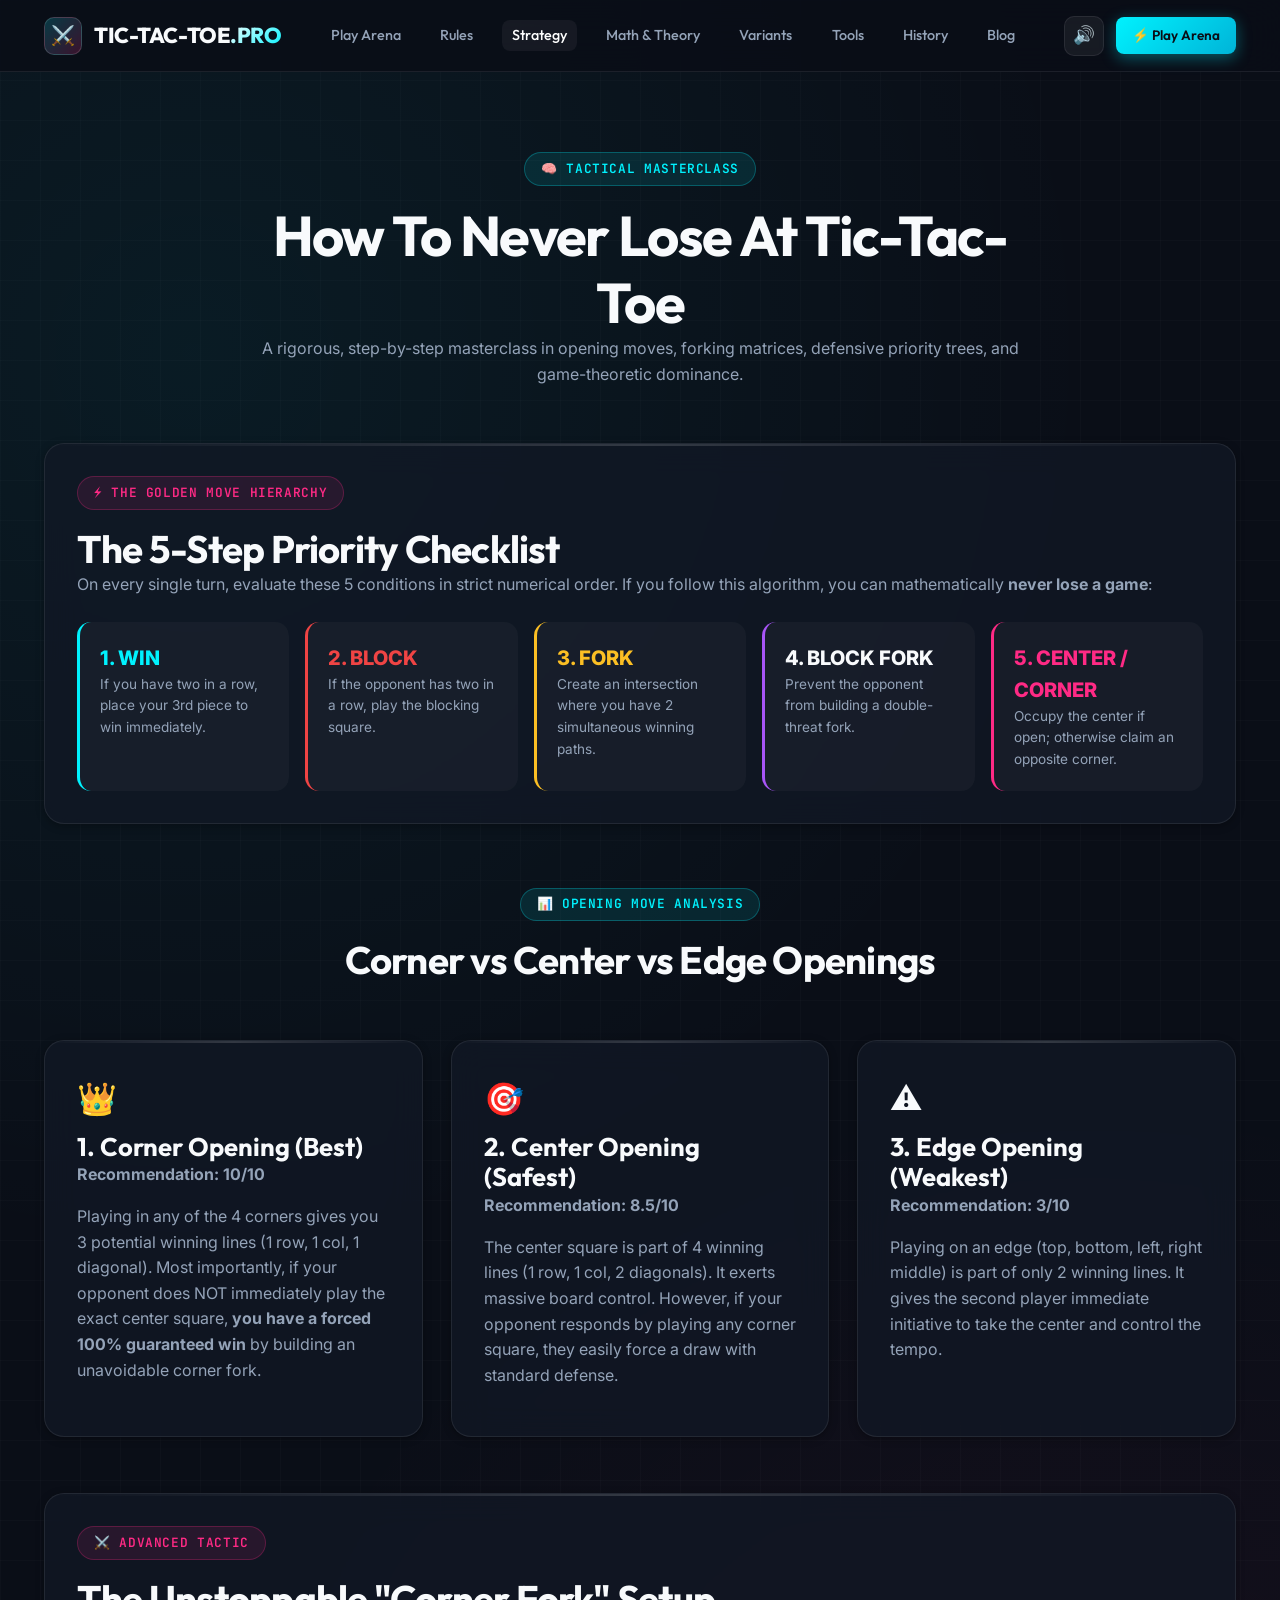
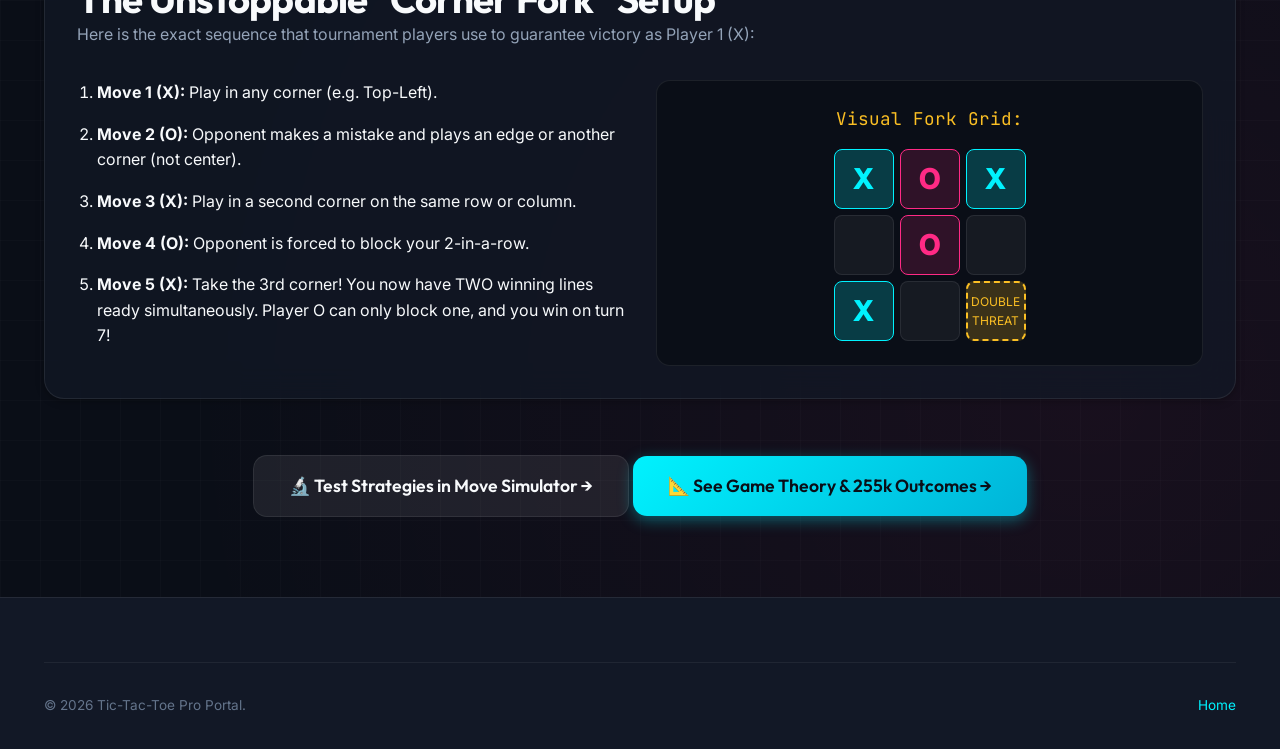
<file: pages/strategy.html>
<!DOCTYPE html>
<html lang="en">
<head>
  <meta charset="UTF-8">
  <meta name="viewport" content="width=device-width, initial-scale=1.0">
  <title>Tic-Tac-Toe Strategy Guide — How to Never Lose</title>
  <meta name="description" content="Master Tic-Tac-Toe strategy: Best opening moves, corner vs center theory, forking setups, defensive blocking, and beating AI algorithms.">
  <link rel="preconnect" href="https://fonts.googleapis.com">
  <link rel="preconnect" href="https://fonts.gstatic.com" crossorigin>
  <link href="https://fonts.googleapis.com/css2?family=Inter:wght@400;500;600;700&family=JetBrains+Mono:wght@400;600;800&family=Outfit:wght@500;600;700;800;900&display=swap" rel="stylesheet">
  <link rel="stylesheet" href="../css/main.css">
  <link rel="stylesheet" href="../css/components.css">
</head>
<body>

  <header class="navbar">
    <div class="container">
      <a href="../index.html" class="nav-brand">
        <div class="brand-icon">⚔️</div>
        <span>TIC-TAC-TOE<span class="gradient-x">.PRO</span></span>
      </a>
      <nav>
        <ul class="nav-links">
          <li><a href="play.html" class="nav-link">Play Arena</a></li>
          <li><a href="rules.html" class="nav-link">Rules</a></li>
          <li><a href="strategy.html" class="nav-link active">Strategy</a></li>
          <li><a href="math.html" class="nav-link">Math & Theory</a></li>
          <li><a href="variants.html" class="nav-link">Variants</a></li>
          <li><a href="tools.html" class="nav-link">Tools</a></li>
          <li><a href="history.html" class="nav-link">History</a></li>
          <li><a href="blog.html" class="nav-link">Blog</a></li>
        </ul>
      </nav>
      <div class="nav-actions">
        <button class="audio-toggle-btn" aria-label="Toggle Sound" title="Toggle Sound">🔊</button>
        <a href="play.html" class="btn btn-primary btn-sm">⚡ Play Arena</a>
      </div>
    </div>
  </header>

  <main class="section">
    <div class="container">
      <div class="section-header">
        <div class="section-tag">🧠 Tactical Masterclass</div>
        <h1>How To Never Lose At Tic-Tac-Toe</h1>
        <p>A rigorous, step-by-step masterclass in opening moves, forking matrices, defensive priority trees, and game-theoretic dominance.</p>
      </div>

      <!-- Strategy Rule #1: The Unbeatable Formula -->
      <div class="glass-card" style="margin-bottom: 2.5rem;">
        <div class="section-tag pink">⚡ The Golden Move Hierarchy</div>
        <h2>The 5-Step Priority Checklist</h2>
        <p>On every single turn, evaluate these 5 conditions in strict numerical order. If you follow this algorithm, you can mathematically <strong>never lose a game</strong>:</p>

        <div style="display: grid; grid-template-columns: repeat(auto-fit, minmax(200px, 1fr)); gap: 1rem; margin-top: 1.5rem;">
          <div style="background: rgba(255,255,255,0.03); padding: 1.25rem; border-radius: var(--radius-md); border-left: 3px solid var(--color-x);">
            <div style="font-size: 1.25rem; font-weight: 800; color: var(--color-x);">1. WIN</div>
            <p style="font-size: 0.85rem; margin: 0;">If you have two in a row, place your 3rd piece to win immediately.</p>
          </div>
          <div style="background: rgba(255,255,255,0.03); padding: 1.25rem; border-radius: var(--radius-md); border-left: 3px solid var(--color-danger);">
            <div style="font-size: 1.25rem; font-weight: 800; color: var(--color-danger);">2. BLOCK</div>
            <p style="font-size: 0.85rem; margin: 0;">If the opponent has two in a row, play the blocking square.</p>
          </div>
          <div style="background: rgba(255,255,255,0.03); padding: 1.25rem; border-radius: var(--radius-md); border-left: 3px solid var(--color-gold);">
            <div style="font-size: 1.25rem; font-weight: 800; color: var(--color-gold);">3. FORK</div>
            <p style="font-size: 0.85rem; margin: 0;">Create an intersection where you have 2 simultaneous winning paths.</p>
          </div>
          <div style="background: rgba(255,255,255,0.03); padding: 1.25rem; border-radius: var(--radius-md); border-left: 3px solid #a855f7;">
            <div style="font-size: 1.25rem; font-weight: 800; color: #a855f7);">4. BLOCK FORK</div>
            <p style="font-size: 0.85rem; margin: 0;">Prevent the opponent from building a double-threat fork.</p>
          </div>
          <div style="background: rgba(255,255,255,0.03); padding: 1.25rem; border-radius: var(--radius-md); border-left: 3px solid var(--color-o);">
            <div style="font-size: 1.25rem; font-weight: 800; color: var(--color-o);">5. CENTER / CORNER</div>
            <p style="font-size: 0.85rem; margin: 0;">Occupy the center if open; otherwise claim an opposite corner.</p>
          </div>
        </div>
      </div>

      <!-- Openings: Corner vs Center vs Edge -->
      <div class="section-header" style="margin-top: 4rem;">
        <div class="section-tag">📊 Opening Move Analysis</div>
        <h2>Corner vs Center vs Edge Openings</h2>
      </div>

      <div class="grid-3">
        <div class="glass-card">
          <div style="font-size: 2rem; margin-bottom: 0.5rem;">👑</div>
          <h3>1. Corner Opening (Best)</h3>
          <p><strong>Recommendation: 10/10</strong></p>
          <p>Playing in any of the 4 corners gives you 3 potential winning lines (1 row, 1 col, 1 diagonal). Most importantly, if your opponent does NOT immediately play the exact center square, <strong>you have a forced 100% guaranteed win</strong> by building an unavoidable corner fork.</p>
        </div>

        <div class="glass-card">
          <div style="font-size: 2rem; margin-bottom: 0.5rem;">🎯</div>
          <h3>2. Center Opening (Safest)</h3>
          <p><strong>Recommendation: 8.5/10</strong></p>
          <p>The center square is part of 4 winning lines (1 row, 1 col, 2 diagonals). It exerts massive board control. However, if your opponent responds by playing any corner square, they easily force a draw with standard defense.</p>
        </div>

        <div class="glass-card">
          <div style="font-size: 2rem; margin-bottom: 0.5rem;">⚠️</div>
          <h3>3. Edge Opening (Weakest)</h3>
          <p><strong>Recommendation: 3/10</strong></p>
          <p>Playing on an edge (top, bottom, left, right middle) is part of only 2 winning lines. It gives the second player immediate initiative to take the center and control the tempo.</p>
        </div>
      </div>

      <!-- Forking Masterclass Diagram -->
      <div class="glass-card" style="margin-top: 3.5rem;">
        <div class="section-tag pink">⚔️ Advanced Tactic</div>
        <h2>The Unstoppable "Corner Fork" Setup</h2>
        <p>Here is the exact sequence that tournament players use to guarantee victory as Player 1 (X):</p>

        <div style="display: grid; grid-template-columns: repeat(auto-fit, minmax(280px, 1fr)); gap: 2rem; margin-top: 2rem; align-items: center;">
          <div>
            <ol style="padding-left: 1.25rem;">
              <li style="margin-bottom: 1rem;"><strong>Move 1 (X):</strong> Play in any corner (e.g. Top-Left).</li>
              <li style="margin-bottom: 1rem;"><strong>Move 2 (O):</strong> Opponent makes a mistake and plays an edge or another corner (not center).</li>
              <li style="margin-bottom: 1rem;"><strong>Move 3 (X):</strong> Play in a second corner on the same row or column.</li>
              <li style="margin-bottom: 1rem;"><strong>Move 4 (O):</strong> Opponent is forced to block your 2-in-a-row.</li>
              <li style="margin-bottom: 1rem;"><strong>Move 5 (X):</strong> Take the 3rd corner! You now have TWO winning lines ready simultaneously. Player O can only block one, and you win on turn 7!</li>
            </ol>
          </div>
          <div style="background: var(--bg-primary); padding: 1.5rem; border-radius: var(--radius-md); border: 1px solid var(--border-subtle); text-align: center;">
            <div style="font-family: var(--font-mono); font-size: 1.1rem; color: var(--color-gold); margin-bottom: 1rem;">Visual Fork Grid:</div>
            <div style="display: grid; grid-template-columns: repeat(3, 60px); gap: 6px; justify-content: center;">
              <div style="width: 60px; height: 60px; background: rgba(0,242,254,0.2); border: 1px solid var(--color-x); border-radius: 8px; display: flex; align-items: center; justify-content: center; font-size: 1.8rem; font-weight: 800; color: var(--color-x);">X</div>
              <div style="width: 60px; height: 60px; background: rgba(255,42,133,0.15); border: 1px solid var(--color-o); border-radius: 8px; display: flex; align-items: center; justify-content: center; font-size: 1.8rem; font-weight: 800; color: var(--color-o);">O</div>
              <div style="width: 60px; height: 60px; background: rgba(0,242,254,0.2); border: 1px solid var(--color-x); border-radius: 8px; display: flex; align-items: center; justify-content: center; font-size: 1.8rem; font-weight: 800; color: var(--color-x);">X</div>
              
              <div style="width: 60px; height: 60px; background: rgba(255,255,255,0.05); border: 1px solid var(--border-subtle); border-radius: 8px;"></div>
              <div style="width: 60px; height: 60px; background: rgba(255,42,133,0.15); border: 1px solid var(--color-o); border-radius: 8px; display: flex; align-items: center; justify-content: center; font-size: 1.8rem; font-weight: 800; color: var(--color-o);">O</div>
              <div style="width: 60px; height: 60px; background: rgba(255,255,255,0.05); border: 1px solid var(--border-subtle); border-radius: 8px;"></div>

              <div style="width: 60px; height: 60px; background: rgba(0,242,254,0.2); border: 1px solid var(--color-x); border-radius: 8px; display: flex; align-items: center; justify-content: center; font-size: 1.8rem; font-weight: 800; color: var(--color-x);">X</div>
              <div style="width: 60px; height: 60px; background: rgba(255,255,255,0.05); border: 1px solid var(--border-subtle); border-radius: 8px;"></div>
              <div style="width: 60px; height: 60px; background: rgba(251,191,36,0.2); border: 2px dashed var(--color-gold); border-radius: 8px; display: flex; align-items: center; justify-content: center; font-size: 0.75rem; color: var(--color-gold);">DOUBLE THREAT</div>
            </div>
          </div>
        </div>
      </div>

      <div style="text-align: center; margin-top: 3.5rem;">
        <a href="tools.html" class="btn btn-secondary btn-lg">🔬 Test Strategies in Move Simulator &rarr;</a>
        <a href="math.html" class="btn btn-primary btn-lg">📐 See Game Theory & 255k Outcomes &rarr;</a>
      </div>
    </div>
  </main>

  <footer class="footer">
    <div class="container">
      <div class="footer-bottom">
        <div>&copy; 2026 Tic-Tac-Toe Pro Portal.</div>
        <a href="../index.html">Home</a>
      </div>
    </div>
  </footer>

  <script src="../js/audio.js"></script>
  <script src="../js/app.js"></script>
</body>
</html>
</file>
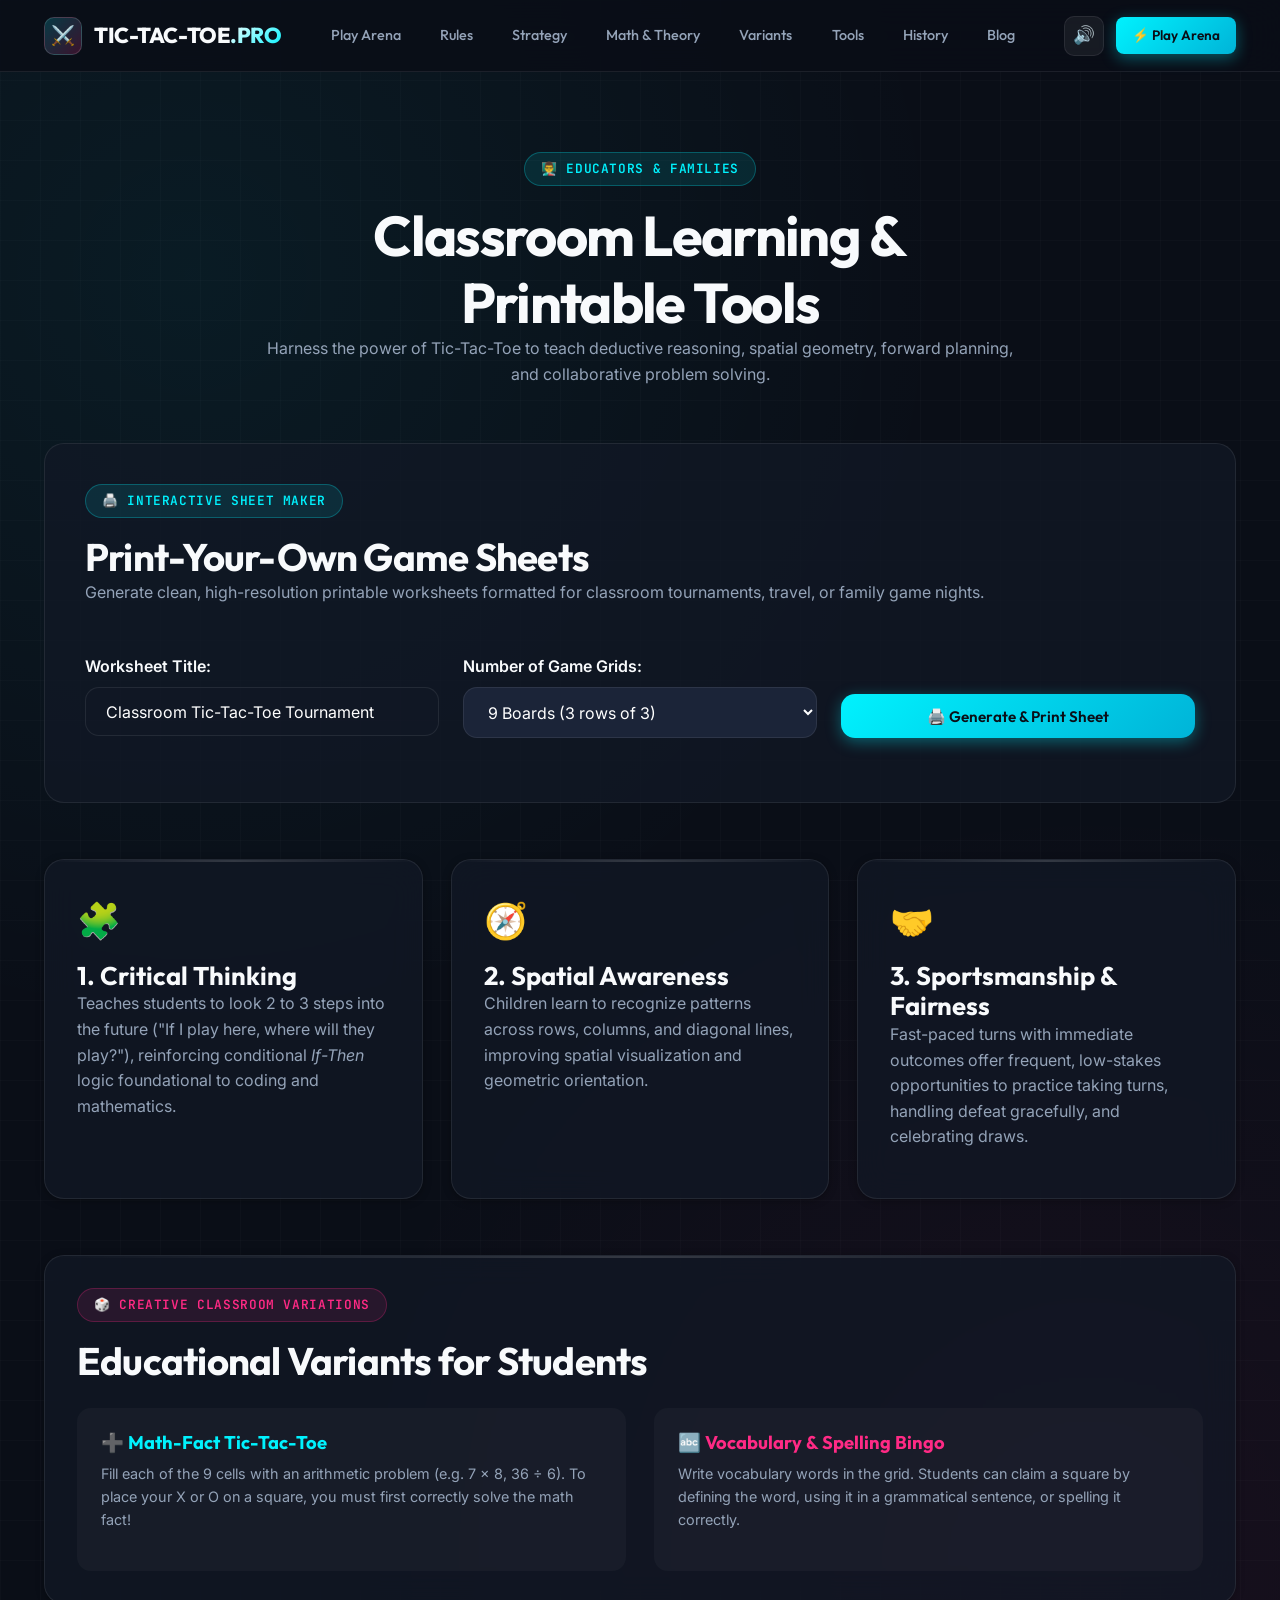
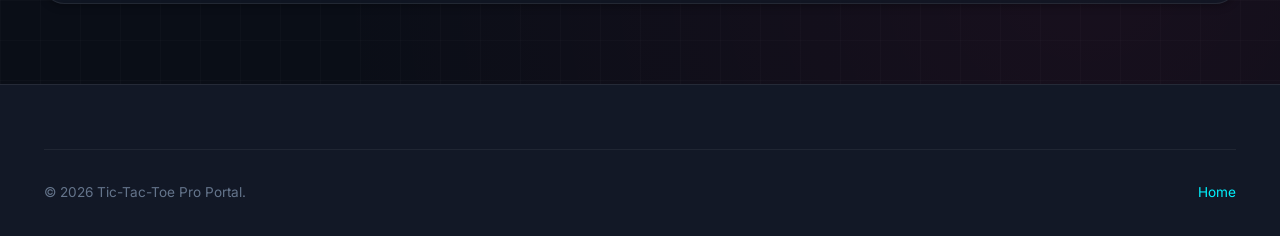
<file: pages/teachers.html>
<!DOCTYPE html>
<html lang="en">
<head>
  <meta charset="UTF-8">
  <meta name="viewport" content="width=device-width, initial-scale=1.0">
  <title>For Teachers & Parents — Classroom Activities & Printable Sheets</title>
  <meta name="description" content="Educational resources, critical thinking activities, printable game sheets, and Tic-Tac-Toe Bingo for teachers, educators, and parents.">
  <link rel="preconnect" href="https://fonts.googleapis.com">
  <link rel="preconnect" href="https://fonts.gstatic.com" crossorigin>
  <link href="https://fonts.googleapis.com/css2?family=Inter:wght@400;500;600;700&family=JetBrains+Mono:wght@400;600;800&family=Outfit:wght@500;600;700;800;900&display=swap" rel="stylesheet">
  <link rel="stylesheet" href="../css/main.css">
  <link rel="stylesheet" href="../css/components.css">
</head>
<body>

  <header class="navbar">
    <div class="container">
      <a href="../index.html" class="nav-brand">
        <div class="brand-icon">⚔️</div>
        <span>TIC-TAC-TOE<span class="gradient-x">.PRO</span></span>
      </a>
      <nav>
        <ul class="nav-links">
          <li><a href="play.html" class="nav-link">Play Arena</a></li>
          <li><a href="rules.html" class="nav-link">Rules</a></li>
          <li><a href="strategy.html" class="nav-link">Strategy</a></li>
          <li><a href="math.html" class="nav-link">Math & Theory</a></li>
          <li><a href="variants.html" class="nav-link">Variants</a></li>
          <li><a href="tools.html" class="nav-link">Tools</a></li>
          <li><a href="history.html" class="nav-link">History</a></li>
          <li><a href="blog.html" class="nav-link">Blog</a></li>
        </ul>
      </nav>
      <div class="nav-actions">
        <button class="audio-toggle-btn" aria-label="Toggle Sound" title="Toggle Sound">🔊</button>
        <a href="play.html" class="btn btn-primary btn-sm">⚡ Play Arena</a>
      </div>
    </div>
  </header>

  <main class="section">
    <div class="container">
      <div class="section-header">
        <div class="section-tag">👨‍🏫 Educators & Families</div>
        <h1>Classroom Learning & Printable Tools</h1>
        <p>Harness the power of Tic-Tac-Toe to teach deductive reasoning, spatial geometry, forward planning, and collaborative problem solving.</p>
      </div>

      <!-- Printable Sheets Generator Tool Card -->
      <div class="tool-box" style="margin-bottom: 3.5rem;">
        <div class="tool-header">
          <div>
            <div class="section-tag">🖨️ Interactive Sheet Maker</div>
            <h2>Print-Your-Own Game Sheets</h2>
            <p>Generate clean, high-resolution printable worksheets formatted for classroom tournaments, travel, or family game nights.</p>
          </div>
        </div>

        <div style="display: grid; grid-template-columns: repeat(auto-fit, minmax(220px, 1fr)); gap: 1.5rem; margin-bottom: 1.5rem;">
          <div>
            <label style="display: block; font-weight: 600; margin-bottom: 0.5rem;">Worksheet Title:</label>
            <input type="text" id="sheet-title-input" class="search-input" value="Classroom Tic-Tac-Toe Tournament" style="margin-bottom: 0;">
          </div>
          <div>
            <label style="display: block; font-weight: 600; margin-bottom: 0.5rem;">Number of Game Grids:</label>
            <select id="sheet-count-select" class="search-input" style="margin-bottom: 0; background: var(--bg-tertiary);">
              <option value="6">6 Boards (2 rows of 3)</option>
              <option value="9" selected>9 Boards (3 rows of 3)</option>
              <option value="12">12 Boards (Full Page)</option>
            </select>
          </div>
          <div style="display: flex; align-items: flex-end;">
            <button class="btn btn-primary" id="btn-generate-print" style="width: 100%;">🖨️ Generate & Print Sheet</button>
          </div>
        </div>

        <!-- Hidden printable container -->
        <div id="printable-preview" style="background: #fff; color: #000; padding: 1.5rem; border-radius: var(--radius-md); display: none;">
          <!-- Content generated here for printing -->
        </div>
      </div>

      <!-- Educational Value & Pedagogical Benefits -->
      <div class="grid-3" style="margin-bottom: 3.5rem;">
        <div class="glass-card">
          <div style="font-size: 2.2rem; margin-bottom: 0.75rem;">🧩</div>
          <h3>1. Critical Thinking</h3>
          <p>Teaches students to look 2 to 3 steps into the future ("If I play here, where will they play?"), reinforcing conditional <em>If-Then</em> logic foundational to coding and mathematics.</p>
        </div>

        <div class="glass-card">
          <div style="font-size: 2.2rem; margin-bottom: 0.75rem;">🧭</div>
          <h3>2. Spatial Awareness</h3>
          <p>Children learn to recognize patterns across rows, columns, and diagonal lines, improving spatial visualization and geometric orientation.</p>
        </div>

        <div class="glass-card">
          <div style="font-size: 2.2rem; margin-bottom: 0.75rem;">🤝</div>
          <h3>3. Sportsmanship & Fairness</h3>
          <p>Fast-paced turns with immediate outcomes offer frequent, low-stakes opportunities to practice taking turns, handling defeat gracefully, and celebrating draws.</p>
        </div>
      </div>

      <!-- Tic-Tac-Toe Bingo & Classroom Game Ideas -->
      <div class="glass-card">
        <div class="section-tag pink">🎲 Creative Classroom Variations</div>
        <h2>Educational Variants for Students</h2>

        <div class="grid-2" style="margin-top: 1.5rem;">
          <div style="background: rgba(255,255,255,0.03); padding: 1.5rem; border-radius: var(--radius-md);">
            <h3 style="color: var(--color-x); font-size: 1.15rem; margin-bottom: 0.5rem;">➕ Math-Fact Tic-Tac-Toe</h3>
            <p style="font-size: 0.9rem;">Fill each of the 9 cells with an arithmetic problem (e.g. 7 × 8, 36 ÷ 6). To place your X or O on a square, you must first correctly solve the math fact!</p>
          </div>

          <div style="background: rgba(255,255,255,0.03); padding: 1.5rem; border-radius: var(--radius-md);">
            <h3 style="color: var(--color-o); font-size: 1.15rem; margin-bottom: 0.5rem;">🔤 Vocabulary & Spelling Bingo</h3>
            <p style="font-size: 0.9rem;">Write vocabulary words in the grid. Students can claim a square by defining the word, using it in a grammatical sentence, or spelling it correctly.</p>
          </div>
        </div>
      </div>
    </div>
  </main>

  <footer class="footer">
    <div class="container">
      <div class="footer-bottom">
        <div>&copy; 2026 Tic-Tac-Toe Pro Portal.</div>
        <a href="../index.html">Home</a>
      </div>
    </div>
  </footer>

  <script src="../js/audio.js"></script>
  <script src="../js/tools.js"></script>
  <script src="../js/app.js"></script>
  <script>
    document.addEventListener('DOMContentLoaded', () => {
      const btnPrint = document.getElementById('btn-generate-print');
      btnPrint.addEventListener('click', () => {
        const title = document.getElementById('sheet-title-input').value || 'Tic-Tac-Toe Sheet';
        const count = parseInt(document.getElementById('sheet-count-select').value) || 9;
        const html = window.generatePrintableBoards(count, title);

        const printWindow = window.open('', '_blank');
        printWindow.document.write(`
          <html>
            <head>
              <title>${title}</title>
              <style>
                body { margin: 0; padding: 20px; font-family: -apple-system, BlinkMacSystemFont, sans-serif; }
                @media print {
                  button { display: none; }
                }
              </style>
            </head>
            <body>
              <div style="text-align: right; margin-bottom: 15px;">
                <button onclick="window.print()" style="padding: 10px 20px; font-size: 16px; background: #0077b6; color: #fff; border: none; border-radius: 6px; cursor: pointer;">🖨️ Click to Print</button>
              </div>
              ${html}
            </body>
          </html>
        `);
        printWindow.document.close();
      });
    });
  </script>
</body>
</html>
</file>
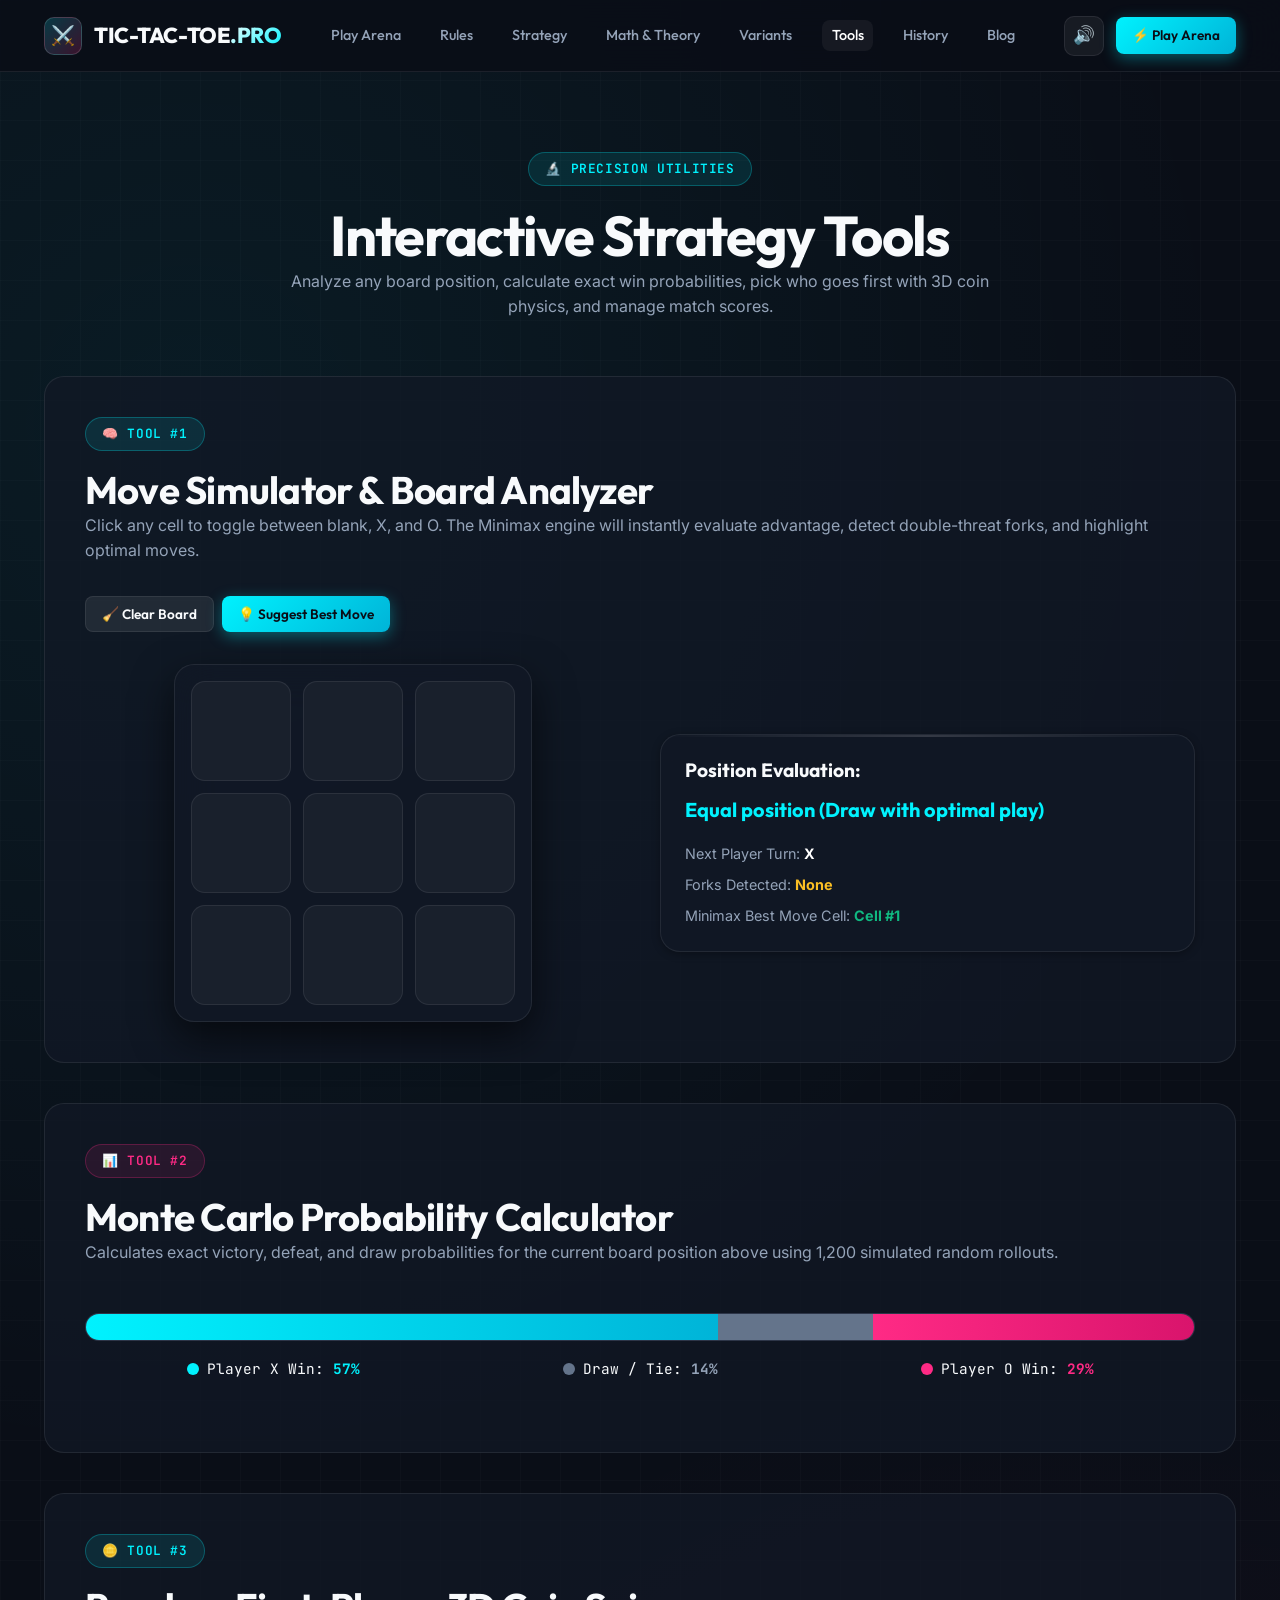
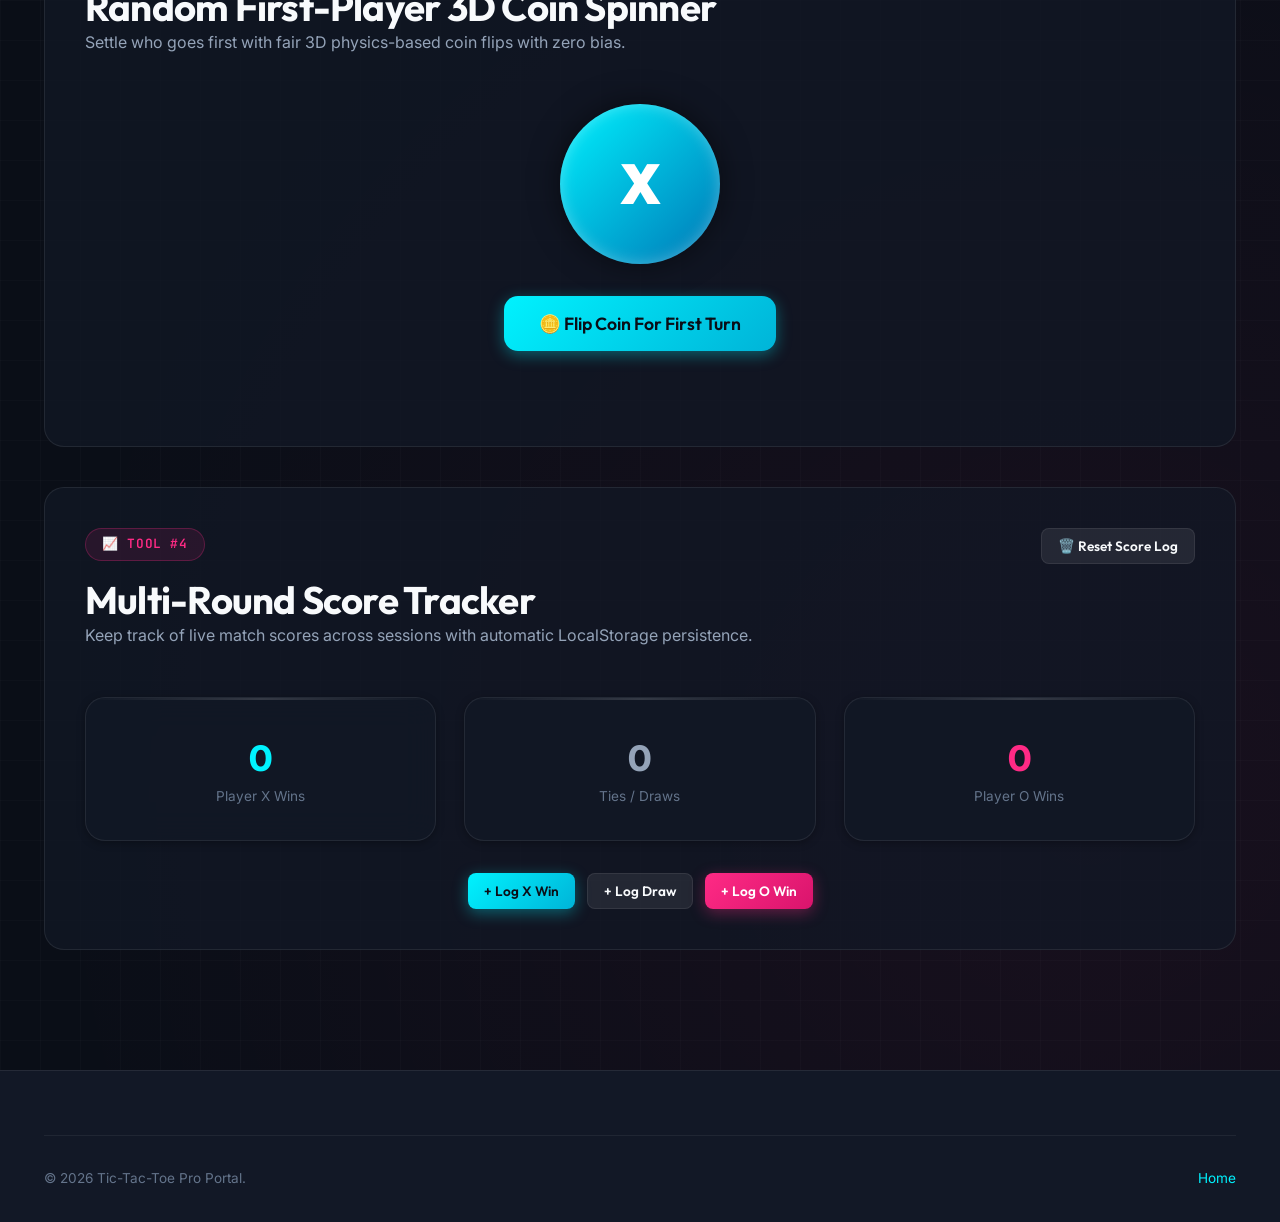
<file: pages/tools.html>
<!DOCTYPE html>
<html lang="en">
<head>
  <meta charset="UTF-8">
  <meta name="viewport" content="width=device-width, initial-scale=1.0">
  <title>Interactive Tools Suite — Tic-Tac-Toe Pro</title>
  <meta name="description" content="5 interactive Tic-Tac-Toe tools: Board Analyzer, Move Simulator, Probability Calculator, 3D Coin Spinner, Multi-round Score Tracker, and Print Generator.">
  <link rel="preconnect" href="https://fonts.googleapis.com">
  <link rel="preconnect" href="https://fonts.gstatic.com" crossorigin>
  <link href="https://fonts.googleapis.com/css2?family=Inter:wght@400;500;600;700&family=JetBrains+Mono:wght@400;600;800&family=Outfit:wght@500;600;700;800;900&display=swap" rel="stylesheet">
  <link rel="stylesheet" href="../css/main.css">
  <link rel="stylesheet" href="../css/games.css">
  <link rel="stylesheet" href="../css/components.css">
</head>
<body>

  <header class="navbar">
    <div class="container">
      <a href="../index.html" class="nav-brand">
        <div class="brand-icon">⚔️</div>
        <span>TIC-TAC-TOE<span class="gradient-x">.PRO</span></span>
      </a>
      <nav>
        <ul class="nav-links">
          <li><a href="play.html" class="nav-link">Play Arena</a></li>
          <li><a href="rules.html" class="nav-link">Rules</a></li>
          <li><a href="strategy.html" class="nav-link">Strategy</a></li>
          <li><a href="math.html" class="nav-link">Math & Theory</a></li>
          <li><a href="variants.html" class="nav-link">Variants</a></li>
          <li><a href="tools.html" class="nav-link active">Tools</a></li>
          <li><a href="history.html" class="nav-link">History</a></li>
          <li><a href="blog.html" class="nav-link">Blog</a></li>
        </ul>
      </nav>
      <div class="nav-actions">
        <button class="audio-toggle-btn" aria-label="Toggle Sound" title="Toggle Sound">🔊</button>
        <a href="play.html" class="btn btn-primary btn-sm">⚡ Play Arena</a>
      </div>
    </div>
  </header>

  <main class="section">
    <div class="container">
      <div class="section-header">
        <div class="section-tag">🔬 Precision Utilities</div>
        <h1>Interactive Strategy Tools</h1>
        <p>Analyze any board position, calculate exact win probabilities, pick who goes first with 3D coin physics, and manage match scores.</p>
      </div>

      <!-- TOOL 1: Board Analyzer & Move Simulator -->
      <div class="tool-box" id="analyzer">
        <div class="tool-header">
          <div>
            <div class="section-tag">🧠 Tool #1</div>
            <h2>Move Simulator & Board Analyzer</h2>
            <p>Click any cell to toggle between blank, X, and O. The Minimax engine will instantly evaluate advantage, detect double-threat forks, and highlight optimal moves.</p>
          </div>
          <div style="display: flex; gap: 0.5rem;">
            <button class="btn btn-secondary btn-sm" id="btn-analyzer-clear">🧹 Clear Board</button>
            <button class="btn btn-primary btn-sm" id="btn-analyzer-hint">💡 Suggest Best Move</button>
          </div>
        </div>

        <div style="display: grid; grid-template-columns: repeat(auto-fit, minmax(280px, 1fr)); gap: 2.5rem; align-items: center;">
          <div style="display: flex; justify-content: center;">
            <div class="board-wrapper">
              <div class="game-board grid-3x3" id="analyzer-board">
                <button class="board-cell" data-idx="0"></button>
                <button class="board-cell" data-idx="1"></button>
                <button class="board-cell" data-idx="2"></button>
                <button class="board-cell" data-idx="3"></button>
                <button class="board-cell" data-idx="4"></button>
                <button class="board-cell" data-idx="5"></button>
                <button class="board-cell" data-idx="6"></button>
                <button class="board-cell" data-idx="7"></button>
                <button class="board-cell" data-idx="8"></button>
              </div>
            </div>
          </div>

          <div>
            <div class="glass-card" style="padding: 1.5rem;">
              <h4 style="margin-bottom: 0.75rem;">Position Evaluation:</h4>
              <div id="analyzer-status-badge" style="font-family: var(--font-heading); font-size: 1.25rem; font-weight: 700; color: var(--color-x); margin-bottom: 1rem;">Equal position (Draw with optimal play)</div>
              
              <div style="font-size: 0.9rem; margin-bottom: 0.5rem; color: var(--text-secondary);">Next Player Turn: <strong id="analyzer-turn" style="color: #fff;">X</strong></div>
              <div style="font-size: 0.9rem; margin-bottom: 0.5rem; color: var(--text-secondary);">Forks Detected: <strong id="analyzer-forks" style="color: var(--color-gold);">None</strong></div>
              <div style="font-size: 0.9rem; color: var(--text-secondary);">Minimax Best Move Cell: <strong id="analyzer-best-move" style="color: var(--color-success);">Cell #5 (Center)</strong></div>
            </div>
          </div>
        </div>
      </div>

      <!-- TOOL 2: Probability Calculator -->
      <div class="tool-box" id="probability">
        <div class="tool-header">
          <div>
            <div class="section-tag pink">📊 Tool #2</div>
            <h2>Monte Carlo Probability Calculator</h2>
            <p>Calculates exact victory, defeat, and draw probabilities for the current board position above using 1,200 simulated random rollouts.</p>
          </div>
        </div>

        <div class="prob-meter-wrapper">
          <div class="prob-meter">
            <div class="prob-bar-x" id="calc-bar-x" style="width: 51%;"></div>
            <div class="prob-bar-draw" id="calc-bar-draw" style="width: 18%;"></div>
            <div class="prob-bar-o" id="calc-bar-o" style="width: 31%;"></div>
          </div>
          <div class="prob-legend">
            <div class="prob-legend-item">
              <span class="legend-dot" style="background: var(--color-x);"></span>
              <span>Player X Win: <strong id="calc-pct-x" style="color: var(--color-x);">51%</strong></span>
            </div>
            <div class="prob-legend-item">
              <span class="legend-dot" style="background: #64748b;"></span>
              <span>Draw / Tie: <strong id="calc-pct-draw" style="color: #94a3b8;">18%</strong></span>
            </div>
            <div class="prob-legend-item">
              <span class="legend-dot" style="background: var(--color-o);"></span>
              <span>Player O Win: <strong id="calc-pct-o" style="color: var(--color-o);">31%</strong></span>
            </div>
          </div>
        </div>
      </div>

      <!-- TOOL 3: Random First-Player Spinner -->
      <div class="tool-box" id="picker">
        <div class="tool-header">
          <div>
            <div class="section-tag">🪙 Tool #3</div>
            <h2>Random First-Player 3D Coin Spinner</h2>
            <p>Settle who goes first with fair 3D physics-based coin flips with zero bias.</p>
          </div>
        </div>

        <div style="text-align: center;">
          <div class="coin-container">
            <div class="coin" id="coin-spinner">
              <div class="coin-face coin-front">X</div>
              <div class="coin-face coin-back">O</div>
            </div>
          </div>

          <button class="btn btn-primary btn-lg" id="btn-flip-coin">🪙 Flip Coin For First Turn</button>
          <div id="coin-result-text" style="font-family: var(--font-heading); font-size: 1.35rem; font-weight: 700; margin-top: 1.25rem; min-height: 35px;"></div>
        </div>
      </div>

      <!-- TOOL 4: Multi-Round Score Tracker -->
      <div class="tool-box" id="tracker">
        <div class="tool-header">
          <div>
            <div class="section-tag pink">📈 Tool #4</div>
            <h2>Multi-Round Score Tracker</h2>
            <p>Keep track of live match scores across sessions with automatic LocalStorage persistence.</p>
          </div>
          <button class="btn btn-secondary btn-sm" id="btn-clear-stats">🗑️ Reset Score Log</button>
        </div>

        <div class="grid-3" style="margin-bottom: 2rem;">
          <div class="glass-card" style="text-align: center;">
            <div style="font-size: 2.2rem; font-weight: 800; color: var(--color-x);" id="stat-x-wins">0</div>
            <div style="font-size: 0.85rem; color: var(--text-muted);">Player X Wins</div>
          </div>
          <div class="glass-card" style="text-align: center;">
            <div style="font-size: 2.2rem; font-weight: 800; color: #94a3b8;" id="stat-draws">0</div>
            <div style="font-size: 0.85rem; color: var(--text-muted);">Ties / Draws</div>
          </div>
          <div class="glass-card" style="text-align: center;">
            <div style="font-size: 2.2rem; font-weight: 800; color: var(--color-o);" id="stat-o-wins">0</div>
            <div style="font-size: 0.85rem; color: var(--text-muted);">Player O Wins</div>
          </div>
        </div>

        <div style="display: flex; gap: 0.75rem; justify-content: center;">
          <button class="btn btn-sm btn-primary" id="btn-add-x">+ Log X Win</button>
          <button class="btn btn-sm btn-secondary" id="btn-add-draw">+ Log Draw</button>
          <button class="btn btn-sm btn-pink" id="btn-add-o">+ Log O Win</button>
        </div>
      </div>

    </div>
  </main>

  <footer class="footer">
    <div class="container">
      <div class="footer-bottom">
        <div>&copy; 2026 Tic-Tac-Toe Pro Portal.</div>
        <a href="../index.html">Home</a>
      </div>
    </div>
  </footer>

  <script src="../js/audio.js"></script>
  <script src="../js/storage.js"></script>
  <script src="../js/game-engine.js"></script>
  <script src="../js/tools.js"></script>
  <script src="../js/app.js"></script>
  <script>
    document.addEventListener('DOMContentLoaded', () => {
      // 1. Board Analyzer & Simulator Setup
      const analyzer = new BoardAnalyzer();
      const analyzerCells = document.querySelectorAll('#analyzer-board .board-cell');
      const statusBadge = document.getElementById('analyzer-status-badge');
      const turnLabel = document.getElementById('analyzer-turn');
      const forksLabel = document.getElementById('analyzer-forks');
      const bestMoveLabel = document.getElementById('analyzer-best-move');

      function updateAnalyzerUI() {
        analyzerCells.forEach((c, idx) => {
          const val = analyzer.board[idx];
          c.textContent = val || '';
          c.className = 'board-cell';
          if (val === 'X') c.classList.add('x-cell', 'filled');
          if (val === 'O') c.classList.add('o-cell', 'filled');
        });

        const analysis = analyzer.analyze();
        statusBadge.textContent = analysis.status;
        turnLabel.textContent = analysis.nextTurn || 'Done';
        forksLabel.textContent = analysis.forks.length > 0 ? `Cells ${analysis.forks.map(f => f+1).join(', ')}` : 'None';
        bestMoveLabel.textContent = analysis.bestMove !== -1 ? `Cell #${analysis.bestMove + 1}` : 'N/A';

        // Update Probabilities
        const probs = window.calculateProbabilities(analyzer.board);
        document.getElementById('calc-pct-x').textContent = `${probs.x}%`;
        document.getElementById('calc-pct-draw').textContent = `${probs.draw}%`;
        document.getElementById('calc-pct-o').textContent = `${probs.o}%`;
        document.getElementById('calc-bar-x').style.width = `${probs.x}%`;
        document.getElementById('calc-bar-draw').style.width = `${probs.draw}%`;
        document.getElementById('calc-bar-o').style.width = `${probs.o}%`;
      }

      analyzerCells.forEach(cell => {
        cell.addEventListener('click', () => {
          const idx = parseInt(cell.getAttribute('data-idx'));
          const current = analyzer.board[idx];
          if (current === null) analyzer.setCell(idx, 'X');
          else if (current === 'X') analyzer.setCell(idx, 'O');
          else analyzer.setCell(idx, null);
          if (window.soundManager) window.soundManager.playClick();
          updateAnalyzerUI();
        });
      });

      document.getElementById('btn-analyzer-clear').addEventListener('click', () => {
        analyzer.reset();
        updateAnalyzerUI();
      });

      document.getElementById('btn-analyzer-hint').addEventListener('click', () => {
        const res = analyzer.analyze();
        if (res.bestMove !== -1) {
          const target = analyzerCells[res.bestMove];
          target.classList.add('win-cell');
          setTimeout(() => target.classList.remove('win-cell'), 1200);
        }
      });

      updateAnalyzerUI();

      // 2. Coin Spinner Setup
      const btnFlip = document.getElementById('btn-flip-coin');
      const coinResultText = document.getElementById('coin-result-text');
      btnFlip.addEventListener('click', () => {
        coinResultText.textContent = 'Flipping coin in 3D air...';
        window.flipFirstPlayer((winnerText, mark) => {
          coinResultText.innerHTML = `Result: <span style="color: ${mark === 'X' ? 'var(--color-x)' : 'var(--color-o)'};">${winnerText}</span> starts first!`;
        });
      });

      // 3. Score Tracker Setup
      function updateStatsUI() {
        const stats = window.StorageManager.getStats();
        document.getElementById('stat-x-wins').textContent = stats.classic.xWins || 0;
        document.getElementById('stat-o-wins').textContent = stats.classic.oWins || 0;
        document.getElementById('stat-draws').textContent = stats.classic.draws || 0;
      }

      document.getElementById('btn-add-x').addEventListener('click', () => {
        window.StorageManager.recordMatch('classic', 'x');
        updateStatsUI();
      });
      document.getElementById('btn-add-draw').addEventListener('click', () => {
        window.StorageManager.recordMatch('classic', 'draw');
        updateStatsUI();
      });
      document.getElementById('btn-add-o').addEventListener('click', () => {
        window.StorageManager.recordMatch('classic', 'o');
        updateStatsUI();
      });
      document.getElementById('btn-clear-stats').addEventListener('click', () => {
        window.StorageManager.clearStats();
        updateStatsUI();
      });

      updateStatsUI();
    });
  </script>
</body>
</html>
</file>
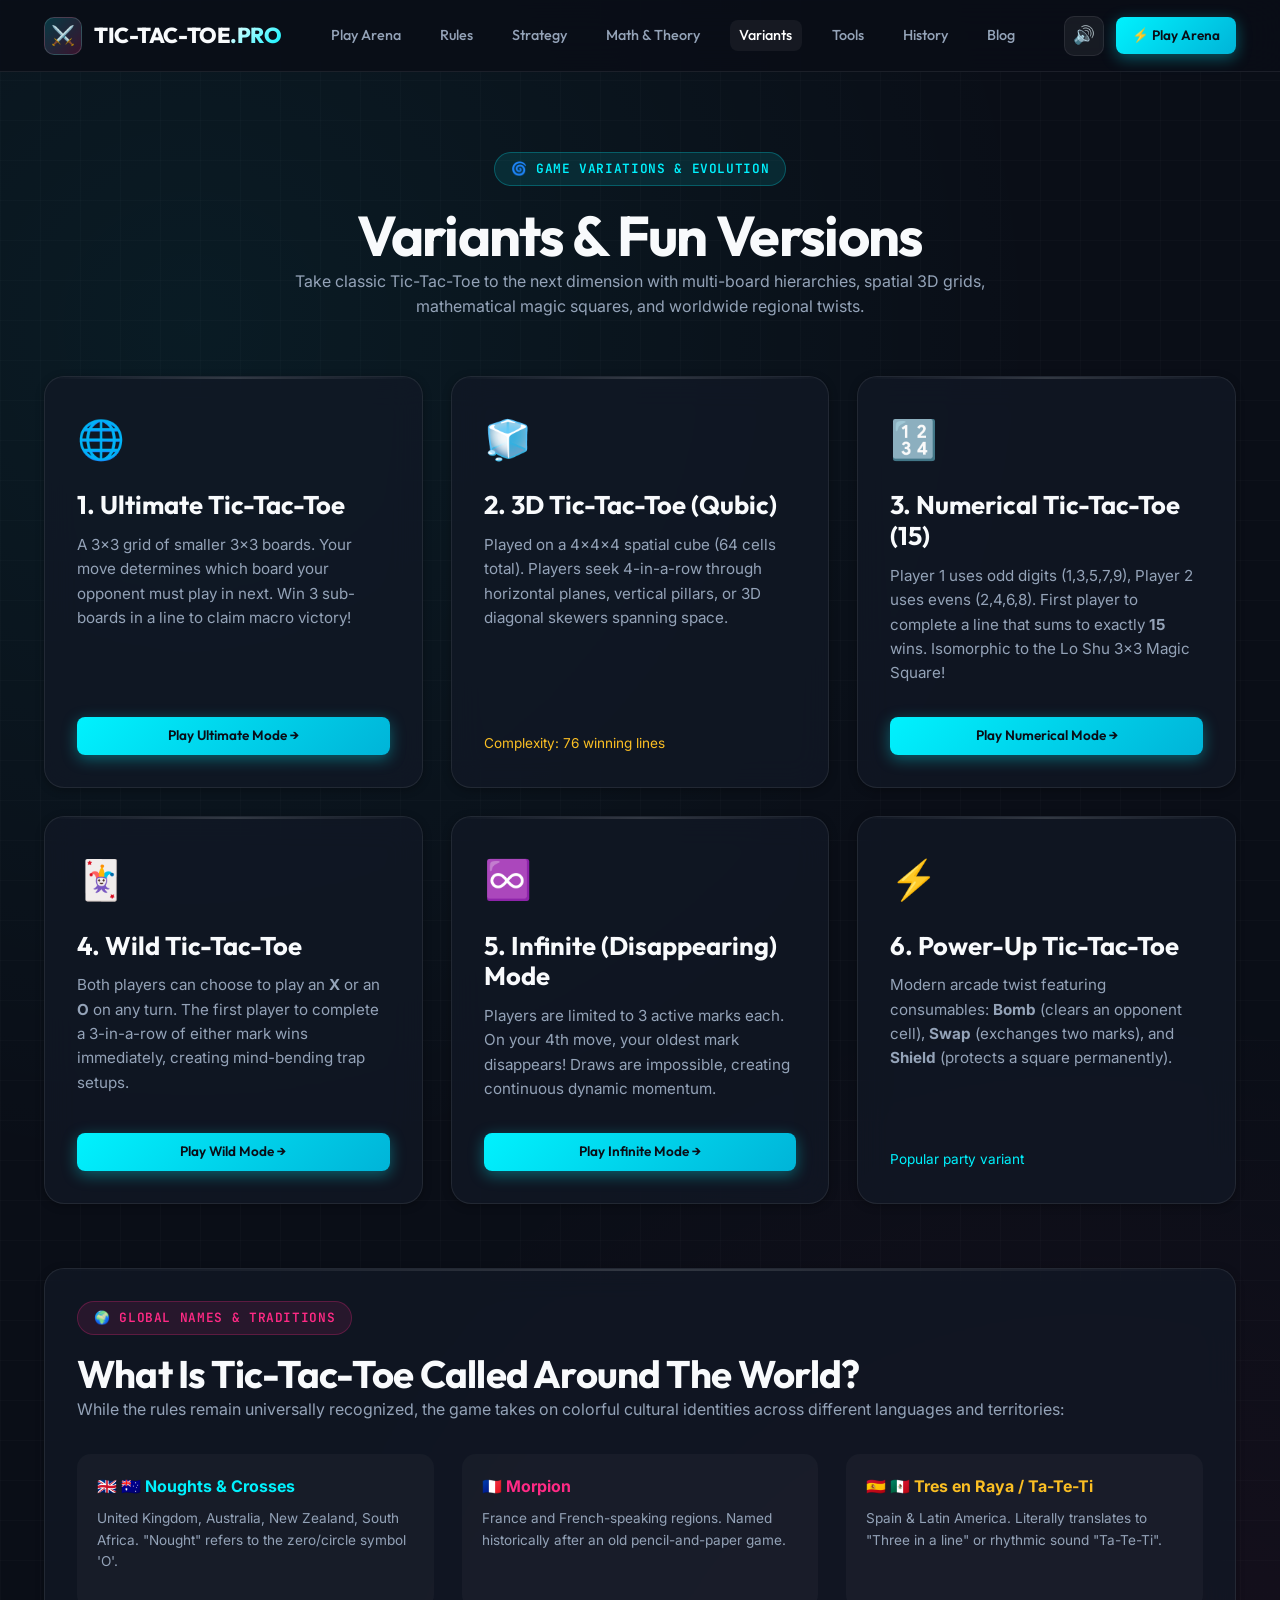
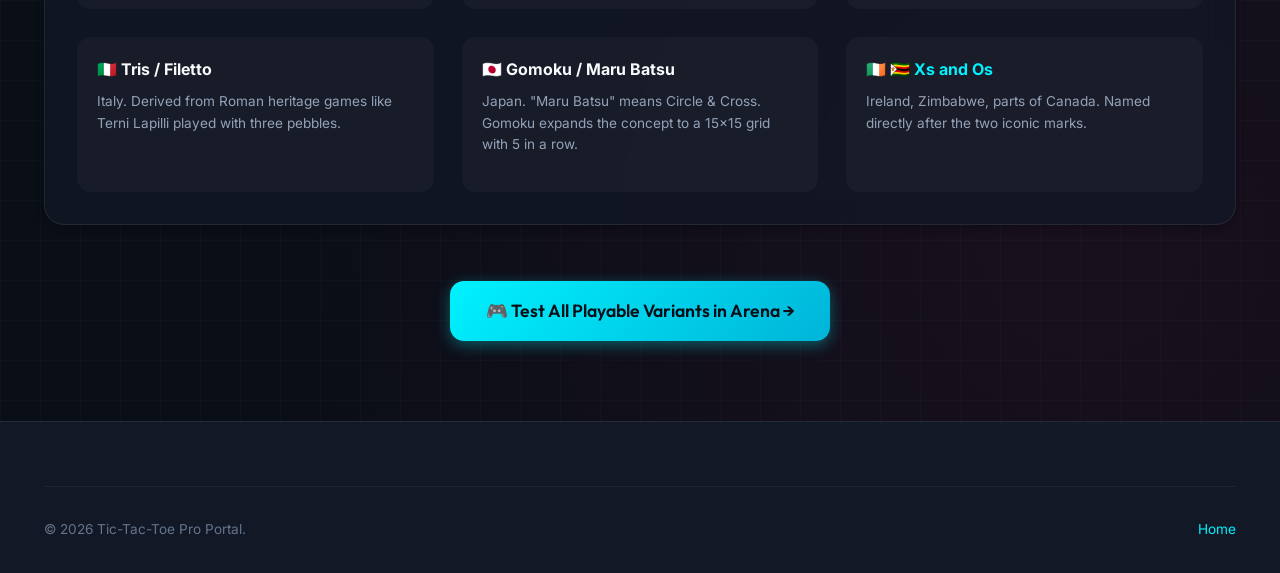
<file: pages/variants.html>
<!DOCTYPE html>
<html lang="en">
<head>
  <meta charset="UTF-8">
  <meta name="viewport" content="width=device-width, initial-scale=1.0">
  <title>Tic-Tac-Toe Variants & Spin-Offs — Ultimate, 3D, Wild & Numerical</title>
  <meta name="description" content="Discover thrilling variations of Tic-Tac-Toe: Ultimate 9-grid, 3D Qubic cube, Numerical sum-to-15, Wild mode, Pyramid boards, and global cultural variants.">
  <link rel="preconnect" href="https://fonts.googleapis.com">
  <link rel="preconnect" href="https://fonts.gstatic.com" crossorigin>
  <link href="https://fonts.googleapis.com/css2?family=Inter:wght@400;500;600;700&family=JetBrains+Mono:wght@400;600;800&family=Outfit:wght@500;600;700;800;900&display=swap" rel="stylesheet">
  <link rel="stylesheet" href="../css/main.css">
  <link rel="stylesheet" href="../css/components.css">
</head>
<body>

  <header class="navbar">
    <div class="container">
      <a href="../index.html" class="nav-brand">
        <div class="brand-icon">⚔️</div>
        <span>TIC-TAC-TOE<span class="gradient-x">.PRO</span></span>
      </a>
      <nav>
        <ul class="nav-links">
          <li><a href="play.html" class="nav-link">Play Arena</a></li>
          <li><a href="rules.html" class="nav-link">Rules</a></li>
          <li><a href="strategy.html" class="nav-link">Strategy</a></li>
          <li><a href="math.html" class="nav-link">Math & Theory</a></li>
          <li><a href="variants.html" class="nav-link active">Variants</a></li>
          <li><a href="tools.html" class="nav-link">Tools</a></li>
          <li><a href="history.html" class="nav-link">History</a></li>
          <li><a href="blog.html" class="nav-link">Blog</a></li>
        </ul>
      </nav>
      <div class="nav-actions">
        <button class="audio-toggle-btn" aria-label="Toggle Sound" title="Toggle Sound">🔊</button>
        <a href="play.html" class="btn btn-primary btn-sm">⚡ Play Arena</a>
      </div>
    </div>
  </header>

  <main class="section">
    <div class="container">
      <div class="section-header">
        <div class="section-tag">🌀 Game Variations & Evolution</div>
        <h1>Variants & Fun Versions</h1>
        <p>Take classic Tic-Tac-Toe to the next dimension with multi-board hierarchies, spatial 3D grids, mathematical magic squares, and worldwide regional twists.</p>
      </div>

      <!-- Variants Grid -->
      <div class="grid-3">

        <!-- 1. Ultimate Tic-Tac-Toe -->
        <div class="glass-card hub-card">
          <div class="card-icon">🌐</div>
          <h3>1. Ultimate Tic-Tac-Toe</h3>
          <p>A 3×3 grid of smaller 3×3 boards. Your move determines which board your opponent must play in next. Win 3 sub-boards in a line to claim macro victory!</p>
          <a href="play.html#ultimate" class="btn btn-primary btn-sm" style="margin-top: 1rem;">Play Ultimate Mode &rarr;</a>
        </div>

        <!-- 2. 3D Tic-Tac-Toe (Qubic) -->
        <div class="glass-card hub-card">
          <div class="card-icon">🧊</div>
          <h3>2. 3D Tic-Tac-Toe (Qubic)</h3>
          <p>Played on a 4×4×4 spatial cube (64 cells total). Players seek 4-in-a-row through horizontal planes, vertical pillars, or 3D diagonal skewers spanning space.</p>
          <span style="font-size: 0.85rem; color: var(--color-gold); margin-top: 1rem;">Complexity: 76 winning lines</span>
        </div>

        <!-- 3. Numerical Tic-Tac-Toe -->
        <div class="glass-card hub-card">
          <div class="card-icon">🔢</div>
          <h3>3. Numerical Tic-Tac-Toe (15)</h3>
          <p>Player 1 uses odd digits (1,3,5,7,9), Player 2 uses evens (2,4,6,8). First player to complete a line that sums to exactly <strong>15</strong> wins. Isomorphic to the Lo Shu 3x3 Magic Square!</p>
          <a href="play.html#numerical" class="btn btn-primary btn-sm" style="margin-top: 1rem;">Play Numerical Mode &rarr;</a>
        </div>

        <!-- 4. Wild Tic-Tac-Toe -->
        <div class="glass-card hub-card">
          <div class="card-icon">🃏</div>
          <h3>4. Wild Tic-Tac-Toe</h3>
          <p>Both players can choose to play an <strong>X</strong> or an <strong>O</strong> on any turn. The first player to complete a 3-in-a-row of either mark wins immediately, creating mind-bending trap setups.</p>
          <a href="play.html#wild" class="btn btn-primary btn-sm" style="margin-top: 1rem;">Play Wild Mode &rarr;</a>
        </div>

        <!-- 5. Infinite Tic-Tac-Toe -->
        <div class="glass-card hub-card">
          <div class="card-icon">♾️</div>
          <h3>5. Infinite (Disappearing) Mode</h3>
          <p>Players are limited to 3 active marks each. On your 4th move, your oldest mark disappears! Draws are impossible, creating continuous dynamic momentum.</p>
          <a href="play.html#infinite" class="btn btn-primary btn-sm" style="margin-top: 1rem;">Play Infinite Mode &rarr;</a>
        </div>

        <!-- 6. Power-Up Tic-Tac-Toe -->
        <div class="glass-card hub-card">
          <div class="card-icon">⚡</div>
          <h3>6. Power-Up Tic-Tac-Toe</h3>
          <p>Modern arcade twist featuring consumables: <strong>Bomb</strong> (clears an opponent cell), <strong>Swap</strong> (exchanges two marks), and <strong>Shield</strong> (protects a square permanently).</p>
          <span style="font-size: 0.85rem; color: var(--color-x); margin-top: 1rem;">Popular party variant</span>
        </div>

      </div>

      <!-- Cultural & Regional Variants -->
      <div class="glass-card" style="margin-top: 4rem;">
        <div class="section-tag pink">🌍 Global Names & Traditions</div>
        <h2>What Is Tic-Tac-Toe Called Around The World?</h2>
        <p>While the rules remain universally recognized, the game takes on colorful cultural identities across different languages and territories:</p>

        <div class="grid-3" style="margin-top: 2rem;">
          <div style="background: rgba(255,255,255,0.03); padding: 1.25rem; border-radius: var(--radius-md);">
            <div style="font-weight: 700; color: var(--color-x);">🇬🇧 🇦🇺 Noughts & Crosses</div>
            <p style="font-size: 0.85rem; margin-top: 0.5rem;">United Kingdom, Australia, New Zealand, South Africa. "Nought" refers to the zero/circle symbol 'O'.</p>
          </div>
          <div style="background: rgba(255,255,255,0.03); padding: 1.25rem; border-radius: var(--radius-md);">
            <div style="font-weight: 700; color: var(--color-o);">🇫🇷 Morpion</div>
            <p style="font-size: 0.85rem; margin-top: 0.5rem;">France and French-speaking regions. Named historically after an old pencil-and-paper game.</p>
          </div>
          <div style="background: rgba(255,255,255,0.03); padding: 1.25rem; border-radius: var(--radius-md);">
            <div style="font-weight: 700; color: var(--color-gold);">🇪🇸 🇲🇽 Tres en Raya / Ta-Te-Ti</div>
            <p style="font-size: 0.85rem; margin-top: 0.5rem;">Spain & Latin America. Literally translates to "Three in a line" or rhythmic sound "Ta-Te-Ti".</p>
          </div>
          <div style="background: rgba(255,255,255,0.03); padding: 1.25rem; border-radius: var(--radius-md);">
            <div style="font-weight: 700; color: #10b981);">🇮🇹 Tris / Filetto</div>
            <p style="font-size: 0.85rem; margin-top: 0.5rem;">Italy. Derived from Roman heritage games like Terni Lapilli played with three pebbles.</p>
          </div>
          <div style="background: rgba(255,255,255,0.03); padding: 1.25rem; border-radius: var(--radius-md);">
            <div style="font-weight: 700; color: #a855f7);">🇯🇵 Gomoku / Maru Batsu</div>
            <p style="font-size: 0.85rem; margin-top: 0.5rem;">Japan. "Maru Batsu" means Circle & Cross. Gomoku expands the concept to a 15×15 grid with 5 in a row.</p>
          </div>
          <div style="background: rgba(255,255,255,0.03); padding: 1.25rem; border-radius: var(--radius-md);">
            <div style="font-weight: 700; color: var(--color-x);">🇮🇪 🇿🇼 Xs and Os</div>
            <p style="font-size: 0.85rem; margin-top: 0.5rem;">Ireland, Zimbabwe, parts of Canada. Named directly after the two iconic marks.</p>
          </div>
        </div>
      </div>

      <div style="text-align: center; margin-top: 3.5rem;">
        <a href="play.html" class="btn btn-primary btn-lg">🎮 Test All Playable Variants in Arena &rarr;</a>
      </div>
    </div>
  </main>

  <footer class="footer">
    <div class="container">
      <div class="footer-bottom">
        <div>&copy; 2026 Tic-Tac-Toe Pro Portal.</div>
        <a href="../index.html">Home</a>
      </div>
    </div>
  </footer>

  <script src="../js/audio.js"></script>
  <script src="../js/app.js"></script>
</body>
</html>
</file>
<file: css/main.css>
/* ==========================================================================
   TIC-TAC-TOE MASTER PORTAL - CORE STYLES (main.css)
   ========================================================================== */

:root {
  /* Color Palette */
  --bg-primary: #0a0e17;
  --bg-secondary: #121826;
  --bg-tertiary: #1b2438;
  --bg-card: rgba(18, 24, 38, 0.75);
  --bg-card-hover: rgba(27, 36, 56, 0.9);
  --bg-glass: rgba(255, 255, 255, 0.03);
  --border-subtle: rgba(255, 255, 255, 0.08);
  --border-glow: rgba(0, 242, 254, 0.3);

  /* Player Accent Colors */
  --color-x: #00f2fe;
  --color-x-glow: rgba(0, 242, 254, 0.4);
  --color-o: #ff2a85;
  --color-o-glow: rgba(255, 42, 133, 0.4);
  --color-accent: #7928ca;
  --color-gold: #fbbf24;
  --color-success: #10b981;
  --color-danger: #ef4444;

  /* Typography Colors */
  --text-primary: #f8fafc;
  --text-secondary: #94a3b8;
  --text-muted: #64748b;
  --text-inverse: #0a0e17;

  /* Fonts */
  --font-heading: 'Outfit', -apple-system, BlinkMacSystemFont, 'Segoe UI', Roboto, sans-serif;
  --font-body: 'Inter', -apple-system, BlinkMacSystemFont, 'Segoe UI', Roboto, sans-serif;
  --font-mono: 'JetBrains Mono', 'Fira Code', monospace;

  /* Layout & Geometry */
  --radius-sm: 8px;
  --radius-md: 14px;
  --radius-lg: 20px;
  --radius-full: 9999px;
  --container-max: 1240px;
  --header-height: 72px;

  /* Shadows */
  --shadow-sm: 0 2px 8px rgba(0, 0, 0, 0.3);
  --shadow-md: 0 8px 24px rgba(0, 0, 0, 0.4);
  --shadow-lg: 0 16px 40px rgba(0, 0, 0, 0.6);
  --shadow-x: 0 0 25px rgba(0, 242, 254, 0.35);
  --shadow-o: 0 0 25px rgba(255, 42, 133, 0.35);
}

/* Base Reset & Box Sizing */
*, *::before, *::after {
  box-sizing: border-box;
  margin: 0;
  padding: 0;
}

html {
  font-size: 16px;
  scroll-behavior: smooth;
  color-scheme: dark;
}

body {
  font-family: var(--font-body);
  background-color: var(--bg-primary);
  color: var(--text-primary);
  line-height: 1.6;
  min-height: 100vh;
  display: flex;
  flex-direction: column;
  background-image: 
    radial-gradient(circle at 15% 15%, rgba(0, 242, 254, 0.06) 0%, transparent 40%),
    radial-gradient(circle at 85% 85%, rgba(255, 42, 133, 0.06) 0%, transparent 40%),
    linear-gradient(rgba(255, 255, 255, 0.015) 1px, transparent 1px),
    linear-gradient(90deg, rgba(255, 255, 255, 0.015) 1px, transparent 1px);
  background-size: 100% 100%, 100% 100%, 40px 40px, 40px 40px;
  overflow-x: hidden;
}

/* Typography */
h1, h2, h3, h4, h5, h6 {
  font-family: var(--font-heading);
  font-weight: 700;
  line-height: 1.2;
  color: var(--text-primary);
}

h1 { font-size: clamp(2.2rem, 5vw, 3.5rem); letter-spacing: -0.03em; }
h2 { font-size: clamp(1.6rem, 3.5vw, 2.4rem); letter-spacing: -0.02em; }
h3 { font-size: clamp(1.2rem, 2.5vw, 1.6rem); }
h4 { font-size: 1.2rem; }

p {
  color: var(--text-secondary);
  margin-bottom: 1rem;
}

a {
  color: var(--color-x);
  text-decoration: none;
  transition: all 0.2s ease;
}

a:hover {
  color: #fff;
  text-shadow: 0 0 10px var(--color-x);
}

/* Layout Utilities */
.container {
  width: 100%;
  max-width: var(--container-max);
  margin: 0 auto;
  padding: 0 1.5rem;
}

.section {
  padding: 5rem 0;
  position: relative;
}

.section-header {
  text-align: center;
  max-width: 760px;
  margin: 0 auto 3.5rem;
}

.section-tag {
  display: inline-flex;
  align-items: center;
  gap: 0.5rem;
  padding: 0.35rem 1rem;
  border-radius: var(--radius-full);
  background: rgba(0, 242, 254, 0.1);
  border: 1px solid rgba(0, 242, 254, 0.25);
  color: var(--color-x);
  font-family: var(--font-mono);
  font-size: 0.8rem;
  font-weight: 600;
  text-transform: uppercase;
  letter-spacing: 0.05em;
  margin-bottom: 1rem;
}

.section-tag.pink {
  background: rgba(255, 42, 133, 0.1);
  border-color: rgba(255, 42, 133, 0.25);
  color: var(--color-o);
}

.gradient-text {
  background: linear-gradient(135deg, #ffffff 0%, var(--color-x) 50%, var(--color-o) 100%);
  -webkit-background-clip: text;
  -webkit-text-fill-color: transparent;
}

.gradient-x {
  background: linear-gradient(135deg, #fff 0%, var(--color-x) 100%);
  -webkit-background-clip: text;
  -webkit-text-fill-color: transparent;
}

.gradient-o {
  background: linear-gradient(135deg, #fff 0%, var(--color-o) 100%);
  -webkit-background-clip: text;
  -webkit-text-fill-color: transparent;
}

/* Glass Cards & Grids */
.grid-2 { display: grid; grid-template-columns: repeat(auto-fit, minmax(320px, 1fr)); gap: 1.75rem; }
.grid-3 { display: grid; grid-template-columns: repeat(auto-fit, minmax(280px, 1fr)); gap: 1.75rem; }
.grid-4 { display: grid; grid-template-columns: repeat(auto-fit, minmax(240px, 1fr)); gap: 1.5rem; }

.glass-card {
  background: var(--bg-card);
  backdrop-filter: blur(16px);
  -webkit-backdrop-filter: blur(16px);
  border: 1px solid var(--border-subtle);
  border-radius: var(--radius-lg);
  padding: 2rem;
  transition: all 0.3s cubic-bezier(0.16, 1, 0.3, 1);
  box-shadow: var(--shadow-sm);
  position: relative;
  overflow: hidden;
}

.glass-card::before {
  content: '';
  position: absolute;
  top: 0;
  left: 0;
  right: 0;
  height: 2px;
  background: linear-gradient(90deg, transparent, rgba(255, 255, 255, 0.15), transparent);
  transition: background 0.3s ease;
}

.glass-card:hover {
  transform: translateY(-5px);
  background: var(--bg-card-hover);
  border-color: rgba(255, 255, 255, 0.18);
  box-shadow: var(--shadow-md);
}

.glass-card:hover::before {
  background: linear-gradient(90deg, transparent, var(--color-x), transparent);
}

/* Buttons */
.btn {
  display: inline-flex;
  align-items: center;
  justify-content: center;
  gap: 0.6rem;
  padding: 0.8rem 1.6rem;
  border-radius: var(--radius-md);
  font-family: var(--font-heading);
  font-weight: 600;
  font-size: 0.95rem;
  cursor: pointer;
  transition: all 0.25s ease;
  border: none;
  outline: none;
  text-decoration: none;
}

.btn-primary {
  background: linear-gradient(135deg, var(--color-x) 0%, #00b4d8 100%);
  color: var(--text-inverse);
  box-shadow: 0 4px 15px rgba(0, 242, 254, 0.35);
}

.btn-primary:hover {
  transform: translateY(-2px);
  box-shadow: 0 6px 20px rgba(0, 242, 254, 0.55);
  color: var(--text-inverse);
}

.btn-secondary {
  background: rgba(255, 255, 255, 0.08);
  color: var(--text-primary);
  border: 1px solid var(--border-subtle);
}

.btn-secondary:hover {
  background: rgba(255, 255, 255, 0.14);
  border-color: rgba(255, 255, 255, 0.25);
  transform: translateY(-2px);
}

.btn-pink {
  background: linear-gradient(135deg, var(--color-o) 0%, #d9146c 100%);
  color: #fff;
  box-shadow: 0 4px 15px rgba(255, 42, 133, 0.35);
}

.btn-pink:hover {
  transform: translateY(-2px);
  box-shadow: 0 6px 20px rgba(255, 42, 133, 0.55);
  color: #fff;
}

.btn-sm { padding: 0.5rem 1rem; font-size: 0.85rem; border-radius: var(--radius-sm); }
.btn-lg { padding: 1rem 2.2rem; font-size: 1.1rem; border-radius: var(--radius-md); }

/* Navigation Bar */
.navbar {
  position: sticky;
  top: 0;
  z-index: 100;
  background: rgba(10, 14, 23, 0.85);
  backdrop-filter: blur(20px);
  -webkit-backdrop-filter: blur(20px);
  border-bottom: 1px solid var(--border-subtle);
  height: var(--header-height);
  display: flex;
  align-items: center;
}

.navbar .container {
  display: flex;
  align-items: center;
  justify-content: space-between;
}

.nav-brand {
  display: flex;
  align-items: center;
  gap: 0.75rem;
  font-family: var(--font-heading);
  font-size: 1.35rem;
  font-weight: 800;
  color: var(--text-primary);
  letter-spacing: -0.02em;
}

.nav-brand .brand-icon {
  width: 38px;
  height: 38px;
  background: linear-gradient(135deg, rgba(0, 242, 254, 0.2), rgba(255, 42, 133, 0.2));
  border: 1px solid rgba(255, 255, 255, 0.15);
  border-radius: 10px;
  display: flex;
  align-items: center;
  justify-content: center;
  font-size: 1.2rem;
}

.nav-links {
  display: flex;
  align-items: center;
  gap: 1.25rem;
  list-style: none;
}

.nav-link {
  font-family: var(--font-heading);
  font-size: 0.9rem;
  font-weight: 500;
  color: var(--text-secondary);
  padding: 0.4rem 0.6rem;
  border-radius: var(--radius-sm);
  transition: all 0.2s ease;
}

.nav-link:hover, .nav-link.active {
  color: #fff;
  background: rgba(255, 255, 255, 0.05);
}

.nav-actions {
  display: flex;
  align-items: center;
  gap: 0.75rem;
}

.audio-toggle-btn {
  background: rgba(255, 255, 255, 0.06);
  border: 1px solid var(--border-subtle);
  color: var(--text-secondary);
  width: 40px;
  height: 40px;
  border-radius: 10px;
  cursor: pointer;
  display: flex;
  align-items: center;
  justify-content: center;
  font-size: 1.1rem;
  transition: all 0.2s ease;
}

.audio-toggle-btn:hover {
  background: rgba(255, 255, 255, 0.12);
  color: var(--color-x);
}

.audio-toggle-btn.muted {
  opacity: 0.5;
}

/* Mobile Menu Toggle */
.mobile-nav-toggle {
  display: none;
  background: transparent;
  border: none;
  color: var(--text-primary);
  font-size: 1.5rem;
  cursor: pointer;
}

/* Footer */
.footer {
  margin-top: auto;
  background: var(--bg-secondary);
  border-top: 1px solid var(--border-subtle);
  padding: 4rem 0 2rem;
}

.footer-grid {
  display: grid;
  grid-template-columns: 2fr repeat(4, 1fr);
  gap: 2.5rem;
  margin-bottom: 3.5rem;
}

.footer-col h4 {
  font-size: 1rem;
  margin-bottom: 1.25rem;
  color: #fff;
}

.footer-links {
  list-style: none;
}

.footer-links li {
  margin-bottom: 0.6rem;
}

.footer-links a {
  color: var(--text-secondary);
  font-size: 0.9rem;
}

.footer-links a:hover {
  color: var(--color-x);
}

.footer-bottom {
  padding-top: 2rem;
  border-top: 1px solid rgba(255, 255, 255, 0.06);
  display: flex;
  justify-content: space-between;
  align-items: center;
  font-size: 0.85rem;
  color: var(--text-muted);
}

/* Confetti Canvas Container */
#confetti-canvas {
  position: fixed;
  top: 0;
  left: 0;
  width: 100vw;
  height: 100vh;
  pointer-events: none;
  z-index: 9999;
}

/* Responsive Media Queries */
@media (max-width: 1024px) {
  .footer-grid {
    grid-template-columns: 1fr 1fr 1fr;
  }
}

@media (max-width: 768px) {
  .mobile-nav-toggle {
    display: block;
  }

  .nav-links {
    position: fixed;
    top: var(--header-height);
    left: 0;
    right: 0;
    background: var(--bg-secondary);
    border-bottom: 1px solid var(--border-subtle);
    padding: 1.5rem;
    flex-direction: column;
    align-items: flex-start;
    gap: 0.75rem;
    display: none;
  }

  .nav-links.show {
    display: flex;
  }

  .footer-grid {
    grid-template-columns: 1fr 1fr;
  }
}

@media (max-width: 480px) {
  .footer-grid {
    grid-template-columns: 1fr;
  }
  .grid-2, .grid-3, .grid-4 {
    grid-template-columns: 1fr;
  }
}
</file>
<file: css/components.css>
/* ==========================================================================
   TIC-TAC-TOE MASTER PORTAL - COMPONENTS (components.css)
   ========================================================================== */

/* Hero Banner */
.hero-section {
  padding: 6rem 0 4rem;
  text-align: center;
  position: relative;
}

.hero-title {
  font-size: clamp(2.8rem, 6.5vw, 4.8rem);
  font-weight: 900;
  line-height: 1.1;
  margin-bottom: 1.5rem;
  letter-spacing: -0.03em;
}

.hero-subtitle {
  font-size: clamp(1.1rem, 2vw, 1.35rem);
  color: var(--text-secondary);
  max-width: 720px;
  margin: 0 auto 2.5rem;
}

.hero-cta {
  display: flex;
  gap: 1rem;
  justify-content: center;
  flex-wrap: wrap;
}

.hero-stats {
  display: flex;
  justify-content: center;
  gap: 3rem;
  margin-top: 4rem;
  padding-top: 3rem;
  border-top: 1px solid var(--border-subtle);
  flex-wrap: wrap;
}

.stat-box {
  text-align: center;
}

.stat-value {
  font-family: var(--font-heading);
  font-size: 2.2rem;
  font-weight: 800;
  color: #fff;
}

.stat-label {
  font-size: 0.85rem;
  color: var(--text-muted);
  text-transform: uppercase;
  letter-spacing: 0.05em;
}

/* Category Grid & Hub Cards */
.hub-card {
  display: flex;
  flex-direction: column;
  height: 100%;
}

.hub-card .card-icon {
  font-size: 2.4rem;
  margin-bottom: 1.25rem;
}

.hub-card h3 {
  margin-bottom: 0.75rem;
}

.hub-card p {
  flex-grow: 1;
  font-size: 0.95rem;
}

.hub-card .card-link {
  display: inline-flex;
  align-items: center;
  gap: 0.5rem;
  font-weight: 600;
  margin-top: 1rem;
}

/* Interactive Tabs */
.tab-nav {
  display: flex;
  gap: 0.5rem;
  border-bottom: 1px solid var(--border-subtle);
  margin-bottom: 2rem;
  overflow-x: auto;
  padding-bottom: 0.5rem;
}

.tab-btn {
  background: transparent;
  border: none;
  color: var(--text-secondary);
  font-family: var(--font-heading);
  font-size: 1rem;
  font-weight: 600;
  padding: 0.75rem 1.5rem;
  border-radius: var(--radius-md);
  cursor: pointer;
  white-space: nowrap;
  transition: all 0.2s ease;
}

.tab-btn:hover {
  color: #fff;
  background: rgba(255, 255, 255, 0.05);
}

.tab-btn.active {
  color: var(--color-x);
  background: rgba(0, 242, 254, 0.1);
  border: 1px solid rgba(0, 242, 254, 0.25);
}

.tab-pane {
  display: none;
}

.tab-pane.active {
  display: block;
  animation: fadeIn 0.3s ease;
}

@keyframes fadeIn {
  from { opacity: 0; transform: translateY(6px); }
  to { opacity: 1; transform: translateY(0); }
}

/* Tools Components */
.tool-box {
  background: var(--bg-card);
  border: 1px solid var(--border-subtle);
  border-radius: var(--radius-lg);
  padding: 2.5rem;
  margin-bottom: 2.5rem;
}

.tool-header {
  display: flex;
  justify-content: space-between;
  align-items: flex-start;
  margin-bottom: 2rem;
  flex-wrap: wrap;
  gap: 1rem;
}

/* Spinner / Coin Flip */
.coin-container {
  width: 160px;
  height: 160px;
  perspective: 1000px;
  margin: 2rem auto;
}

.coin {
  width: 100%;
  height: 100%;
  position: relative;
  transform-style: preserve-3d;
  transition: transform 3s cubic-bezier(0.2, 0.85, 0.3, 1.2);
  border-radius: 50%;
}

.coin-face {
  position: absolute;
  inset: 0;
  border-radius: 50%;
  display: flex;
  flex-direction: column;
  align-items: center;
  justify-content: center;
  font-family: var(--font-heading);
  font-size: 3.5rem;
  font-weight: 900;
  backface-visibility: hidden;
  box-shadow: 0 0 30px rgba(0, 0, 0, 0.5), inset 0 0 15px rgba(255, 255, 255, 0.3);
}

.coin-front {
  background: linear-gradient(135deg, #00f2fe, #0077b6);
  color: #fff;
}

.coin-back {
  background: linear-gradient(135deg, #ff2a85, #9d0208);
  color: #fff;
  transform: rotateY(180deg);
}

/* Probability Visualizer Meter */
.prob-meter-wrapper {
  margin: 2rem 0;
}

.prob-meter {
  height: 28px;
  border-radius: var(--radius-full);
  display: flex;
  overflow: hidden;
  background: var(--bg-tertiary);
  border: 1px solid var(--border-subtle);
}

.prob-bar-x {
  background: linear-gradient(90deg, #00f2fe, #00b4d8);
  transition: width 0.4s ease;
}

.prob-bar-draw {
  background: #64748b;
  transition: width 0.4s ease;
}

.prob-bar-o {
  background: linear-gradient(90deg, #ff2a85, #d9146c);
  transition: width 0.4s ease;
}

.prob-legend {
  display: flex;
  justify-content: space-around;
  margin-top: 1rem;
  font-family: var(--font-mono);
  font-size: 0.9rem;
}

.prob-legend-item {
  display: flex;
  align-items: center;
  gap: 0.5rem;
}

.legend-dot {
  width: 12px;
  height: 12px;
  border-radius: 50%;
}

/* Accordion FAQ */
.accordion-item {
  background: var(--bg-card);
  border: 1px solid var(--border-subtle);
  border-radius: var(--radius-md);
  margin-bottom: 1rem;
  overflow: hidden;
  transition: border-color 0.2s ease;
}

.accordion-item:hover {
  border-color: rgba(255, 255, 255, 0.2);
}

.accordion-header {
  padding: 1.25rem 1.5rem;
  display: flex;
  justify-content: space-between;
  align-items: center;
  cursor: pointer;
  font-family: var(--font-heading);
  font-weight: 600;
  font-size: 1.1rem;
  user-select: none;
}

.accordion-icon {
  font-size: 1.2rem;
  transition: transform 0.3s ease;
}

.accordion-item.open .accordion-icon {
  transform: rotate(180deg);
}

.accordion-body {
  padding: 0 1.5rem 1.25rem;
  display: none;
  color: var(--text-secondary);
}

.accordion-item.open .accordion-body {
  display: block;
}

/* Glossary Filter & Search */
.search-input {
  width: 100%;
  padding: 0.85rem 1.25rem;
  background: var(--bg-card);
  border: 1px solid var(--border-subtle);
  border-radius: var(--radius-md);
  color: #fff;
  font-family: var(--font-body);
  font-size: 1rem;
  margin-bottom: 1.5rem;
  outline: none;
  transition: border-color 0.2s ease;
}

.search-input:focus {
  border-color: var(--color-x);
  box-shadow: 0 0 15px rgba(0, 242, 254, 0.2);
}

/* Printable Sheet Generator Styles */
@media print {
  body * {
    visibility: hidden;
  }
  #printable-area, #printable-area * {
    visibility: visible;
  }
  #printable-area {
    position: absolute;
    left: 0;
    top: 0;
    width: 100%;
    background: #fff !important;
    color: #000 !important;
  }
  .print-grid {
    display: grid !important;
    gap: 20px !important;
    color: #000 !important;
  }
  .print-board-cell {
    border: 2px solid #000 !important;
    width: 60px !important;
    height: 60px !important;
  }
}
</file>
<file: css/games.css>
/* ==========================================================================
   TIC-TAC-TOE MASTER PORTAL - GAME STYLES (games.css)
   ========================================================================== */

/* Game Arena Layout */
.game-arena {
  display: flex;
  flex-direction: column;
  align-items: center;
  gap: 2rem;
  max-width: 800px;
  margin: 0 auto;
}

.game-header {
  width: 100%;
  display: flex;
  justify-content: space-between;
  align-items: center;
  background: var(--bg-card);
  backdrop-filter: blur(12px);
  border: 1px solid var(--border-subtle);
  border-radius: var(--radius-lg);
  padding: 1rem 1.75rem;
}

.player-badge {
  display: flex;
  align-items: center;
  gap: 0.75rem;
  font-weight: 700;
  font-family: var(--font-heading);
  padding: 0.5rem 1rem;
  border-radius: var(--radius-md);
  border: 1px solid transparent;
  transition: all 0.3s ease;
}

.player-badge.x-badge {
  color: var(--color-x);
  background: rgba(0, 242, 254, 0.08);
}

.player-badge.o-badge {
  color: var(--color-o);
  background: rgba(255, 42, 133, 0.08);
}

.player-badge.active {
  transform: scale(1.05);
  box-shadow: 0 0 20px rgba(0, 242, 254, 0.3);
  border-color: currentColor;
}

.player-badge.o-badge.active {
  box-shadow: 0 0 20px rgba(255, 42, 133, 0.3);
}

.player-avatar {
  width: 32px;
  height: 32px;
  border-radius: 8px;
  display: flex;
  align-items: center;
  justify-content: center;
  font-size: 1.1rem;
  font-weight: 800;
}

.game-status {
  text-align: center;
  font-family: var(--font-heading);
  font-size: 1.25rem;
  font-weight: 700;
}

.status-highlight {
  color: var(--color-gold);
}

/* Score Board */
.score-board {
  display: flex;
  align-items: center;
  gap: 1.5rem;
  background: rgba(255, 255, 255, 0.03);
  padding: 0.4rem 1rem;
  border-radius: var(--radius-full);
  font-family: var(--font-mono);
  font-size: 0.9rem;
}

.score-item {
  display: flex;
  align-items: center;
  gap: 0.4rem;
}

.score-num {
  font-weight: 800;
  color: #fff;
}

/* Controls Bar */
.game-controls {
  display: flex;
  flex-wrap: wrap;
  gap: 0.75rem;
  justify-content: center;
  width: 100%;
}

/* Standard Tic-Tac-Toe Board (3x3, 4x4, 5x5) */
.board-wrapper {
  position: relative;
  display: inline-block;
  padding: 1rem;
  background: var(--bg-card);
  backdrop-filter: blur(20px);
  border: 1px solid var(--border-subtle);
  border-radius: var(--radius-lg);
  box-shadow: var(--shadow-lg);
}

.game-board {
  display: grid;
  gap: 12px;
  position: relative;
  user-select: none;
}

.grid-3x3 {
  grid-template-columns: repeat(3, 100px);
  grid-template-rows: repeat(3, 100px);
}

.grid-4x4 {
  grid-template-columns: repeat(4, 80px);
  grid-template-rows: repeat(4, 80px);
}

.grid-5x5 {
  grid-template-columns: repeat(5, 66px);
  grid-template-rows: repeat(5, 66px);
}

.board-cell {
  background: rgba(255, 255, 255, 0.04);
  border: 1px solid var(--border-subtle);
  border-radius: var(--radius-md);
  display: flex;
  align-items: center;
  justify-content: center;
  font-family: var(--font-heading);
  font-size: 2.8rem;
  font-weight: 800;
  cursor: pointer;
  transition: all 0.2s cubic-bezier(0.34, 1.56, 0.64, 1);
  position: relative;
  overflow: hidden;
}

.grid-4x4 .board-cell { font-size: 2.2rem; }
.grid-5x5 .board-cell { font-size: 1.8rem; }

.board-cell:hover:not(.filled):not(.disabled) {
  background: rgba(255, 255, 255, 0.1);
  border-color: rgba(255, 255, 255, 0.3);
  transform: scale(1.04);
}

.board-cell.x-cell {
  color: var(--color-x);
  text-shadow: 0 0 15px var(--color-x-glow);
}

.board-cell.o-cell {
  color: var(--color-o);
  text-shadow: 0 0 15px var(--color-o-glow);
}

.board-cell.win-cell {
  background: rgba(251, 191, 36, 0.2) !important;
  border-color: var(--color-gold) !important;
  color: var(--color-gold) !important;
  animation: pulse-win 1.2s infinite alternate;
  box-shadow: 0 0 25px rgba(251, 191, 36, 0.4);
}

@keyframes pulse-win {
  from { transform: scale(1); }
  to { transform: scale(1.08); }
}

/* Infinite Tic-Tac-Toe Styles */
.board-cell.expiring-soon {
  opacity: 0.45;
  animation: blink-fade 1s infinite alternate;
  border-style: dashed;
}

@keyframes blink-fade {
  from { opacity: 0.3; }
  to { opacity: 0.7; }
}

.infinite-badge {
  font-size: 0.65rem;
  position: absolute;
  top: 4px;
  right: 6px;
  font-family: var(--font-mono);
  background: rgba(0, 0, 0, 0.6);
  padding: 1px 5px;
  border-radius: 4px;
}

/* Ultimate Tic-Tac-Toe */
.ultimate-grid {
  display: grid;
  grid-template-columns: repeat(3, 1fr);
  gap: 14px;
  padding: 14px;
  background: rgba(10, 14, 23, 0.9);
  border-radius: var(--radius-lg);
  border: 2px solid var(--border-subtle);
  max-width: 600px;
}

.sub-board {
  display: grid;
  grid-template-columns: repeat(3, 1fr);
  gap: 6px;
  padding: 8px;
  background: rgba(255, 255, 255, 0.02);
  border: 1px solid var(--border-subtle);
  border-radius: var(--radius-md);
  position: relative;
  transition: all 0.3s ease;
}

.sub-board.active-target {
  border-color: var(--color-gold);
  box-shadow: 0 0 20px rgba(251, 191, 36, 0.35);
  background: rgba(251, 191, 36, 0.05);
}

.sub-board.won-x::after,
.sub-board.won-o::after,
.sub-board.tied::after {
  content: '';
  position: absolute;
  inset: 0;
  display: flex;
  align-items: center;
  justify-content: center;
  font-family: var(--font-heading);
  font-size: 5rem;
  font-weight: 900;
  backdrop-filter: blur(4px);
  border-radius: var(--radius-md);
  z-index: 5;
}

.sub-board.won-x::after {
  content: 'X';
  background: rgba(0, 242, 254, 0.25);
  color: var(--color-x);
  text-shadow: 0 0 25px var(--color-x);
}

.sub-board.won-o::after {
  content: 'O';
  background: rgba(255, 42, 133, 0.25);
  color: var(--color-o);
  text-shadow: 0 0 25px var(--color-o);
}

.sub-board.tied::after {
  content: '-';
  background: rgba(148, 163, 184, 0.25);
  color: #94a3b8;
}

.sub-cell {
  width: 44px;
  height: 44px;
  background: rgba(255, 255, 255, 0.04);
  border: 1px solid rgba(255, 255, 255, 0.06);
  border-radius: 6px;
  display: flex;
  align-items: center;
  justify-content: center;
  font-size: 1.2rem;
  font-weight: 800;
  cursor: pointer;
  transition: all 0.15s ease;
}

.sub-cell:hover:not(.filled) {
  background: rgba(255, 255, 255, 0.15);
}

.sub-cell.x-cell { color: var(--color-x); }
.sub-cell.o-cell { color: var(--color-o); }

/* Numerical Tic-Tac-Toe Drawer */
.numbers-drawer {
  display: flex;
  gap: 0.75rem;
  background: var(--bg-card);
  padding: 0.75rem 1.5rem;
  border-radius: var(--radius-md);
  border: 1px solid var(--border-subtle);
  margin-top: 1rem;
}

.num-tile {
  width: 44px;
  height: 44px;
  border-radius: 10px;
  display: flex;
  align-items: center;
  justify-content: center;
  font-family: var(--font-mono);
  font-size: 1.25rem;
  font-weight: 700;
  background: rgba(255, 255, 255, 0.08);
  border: 1px solid var(--border-subtle);
  cursor: pointer;
  transition: all 0.2s ease;
}

.num-tile.selected {
  border-color: var(--color-gold);
  background: rgba(251, 191, 36, 0.2);
  transform: translateY(-4px);
  box-shadow: 0 4px 12px rgba(251, 191, 36, 0.3);
}

.num-tile.used {
  opacity: 0.2;
  cursor: not-allowed;
  pointer-events: none;
}

/* Wild Mode Piece Selector */
.wild-selector {
  display: flex;
  gap: 0.75rem;
  align-items: center;
  margin-bottom: 0.75rem;
}

.wild-btn {
  padding: 0.4rem 1.2rem;
  font-size: 1.1rem;
  font-weight: 800;
  border-radius: var(--radius-sm);
  background: rgba(255, 255, 255, 0.05);
  border: 1px solid var(--border-subtle);
  color: var(--text-secondary);
  cursor: pointer;
}

.wild-btn.active.x-btn {
  background: rgba(0, 242, 254, 0.2);
  border-color: var(--color-x);
  color: var(--color-x);
}

.wild-btn.active.o-btn {
  background: rgba(255, 42, 133, 0.2);
  border-color: var(--color-o);
  color: var(--color-o);
}

/* Modals & Dialogs */
.modal-backdrop {
  position: fixed;
  inset: 0;
  background: rgba(0, 0, 0, 0.75);
  backdrop-filter: blur(8px);
  display: flex;
  align-items: center;
  justify-content: center;
  z-index: 1000;
  opacity: 0;
  pointer-events: none;
  transition: opacity 0.3s ease;
}

.modal-backdrop.show {
  opacity: 1;
  pointer-events: auto;
}

.modal-content {
  background: var(--bg-secondary);
  border: 1px solid var(--border-subtle);
  border-radius: var(--radius-lg);
  padding: 2.5rem;
  max-width: 480px;
  width: 90%;
  text-align: center;
  box-shadow: var(--shadow-lg);
  transform: scale(0.9);
  transition: transform 0.3s cubic-bezier(0.34, 1.56, 0.64, 1);
}

.modal-backdrop.show .modal-content {
  transform: scale(1);
}

.modal-icon {
  font-size: 3.5rem;
  margin-bottom: 1rem;
}

.modal-title {
  font-size: 1.8rem;
  margin-bottom: 0.5rem;
}

/* Mobile Responsive Game */
@media (max-width: 600px) {
  .grid-3x3 {
    grid-template-columns: repeat(3, 85px);
    grid-template-rows: repeat(3, 85px);
  }
  .grid-4x4 {
    grid-template-columns: repeat(4, 65px);
    grid-template-rows: repeat(4, 65px);
  }
  .grid-5x5 {
    grid-template-columns: repeat(5, 54px);
    grid-template-rows: repeat(5, 54px);
  }
  .ultimate-grid {
    gap: 8px;
    padding: 8px;
  }
  .sub-cell {
    width: 32px;
    height: 32px;
    font-size: 0.9rem;
  }
  .sub-board.won-x::after,
  .sub-board.won-o::after,
  .sub-board.tied::after {
    font-size: 3.5rem;
  }
}
</file>
